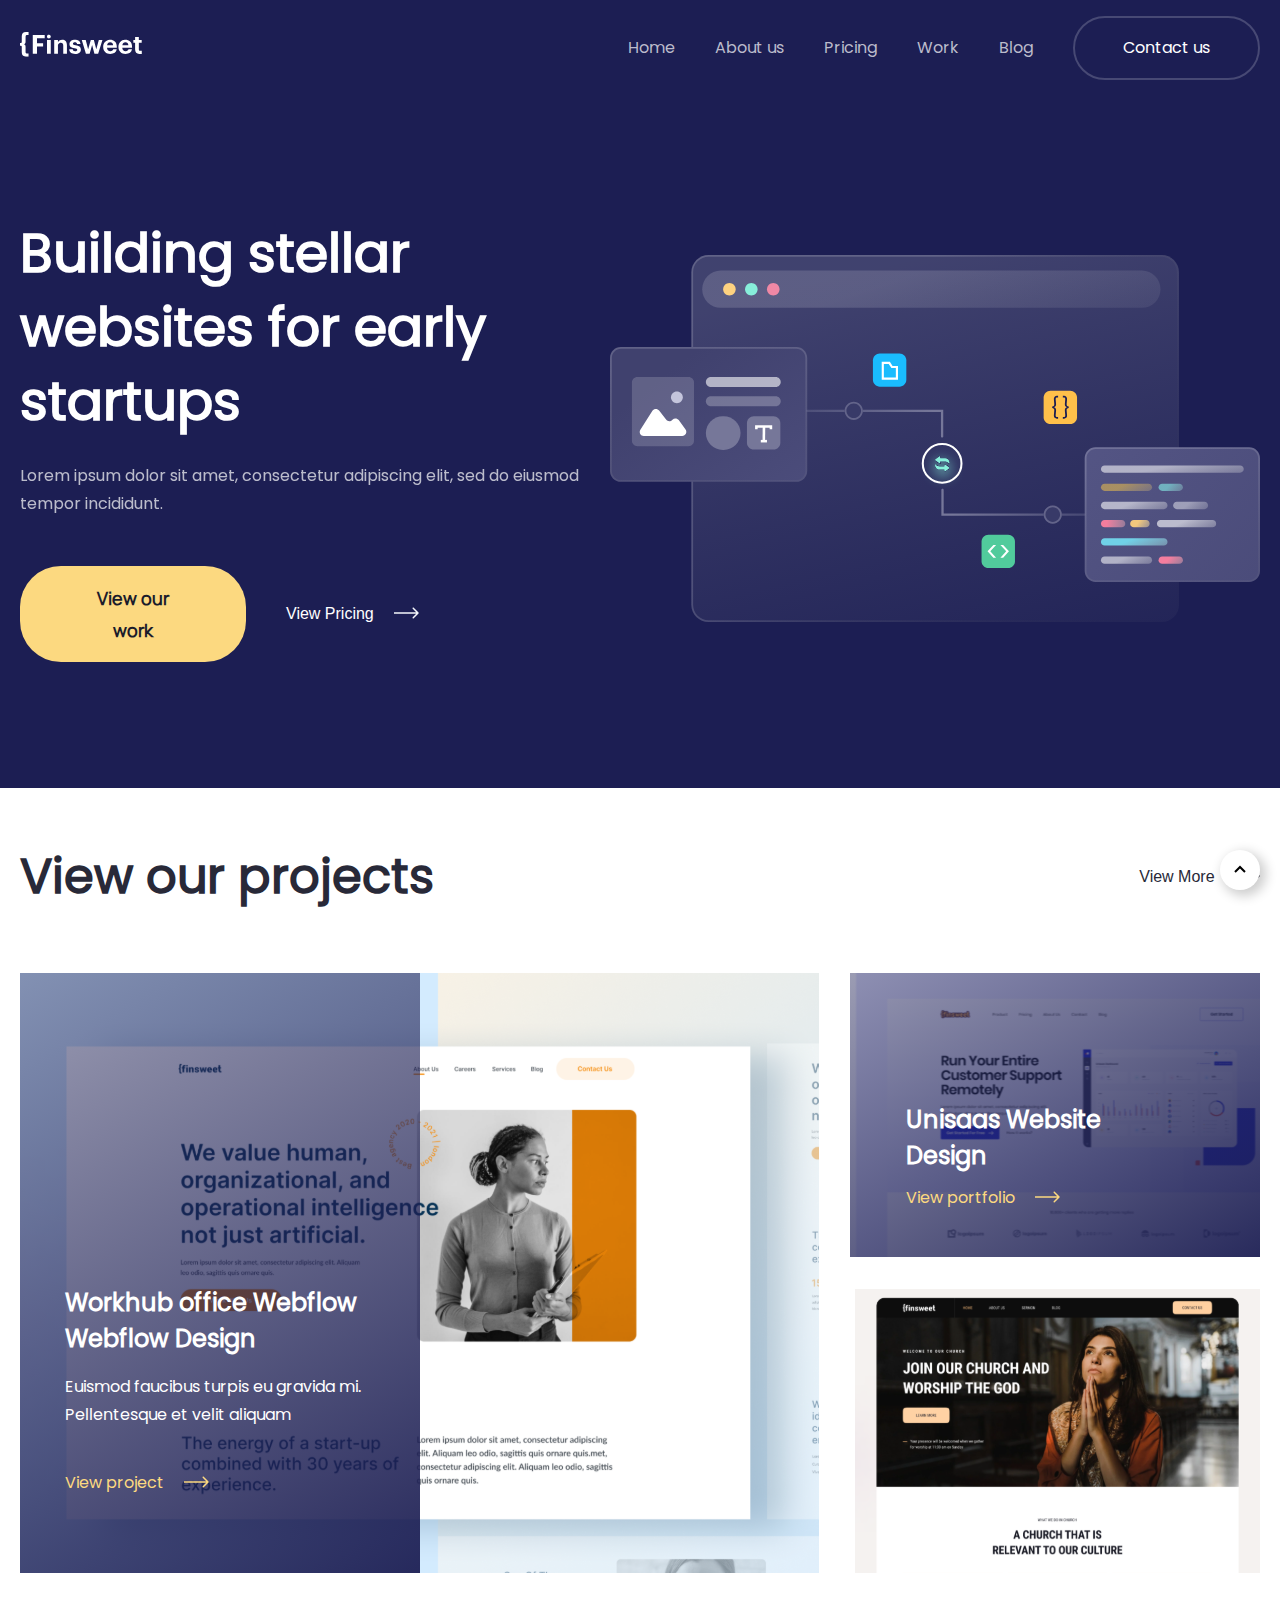
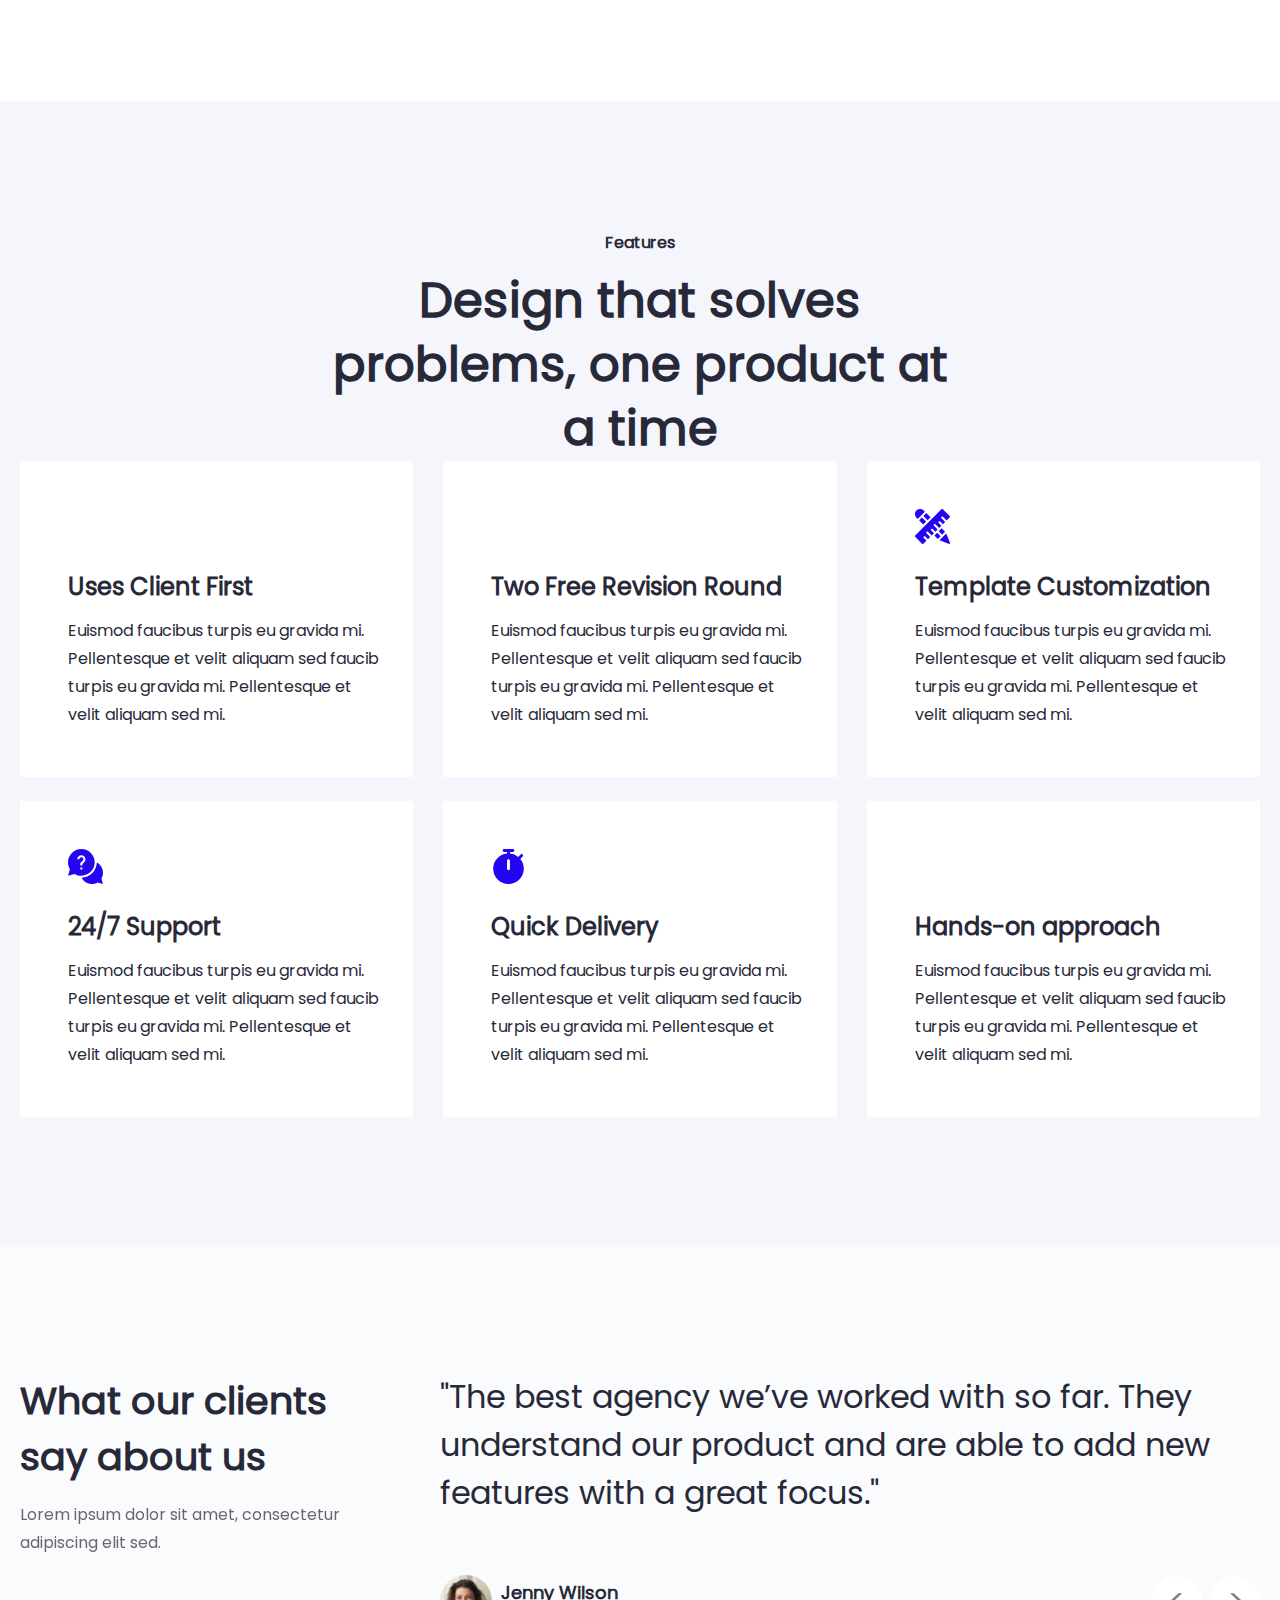
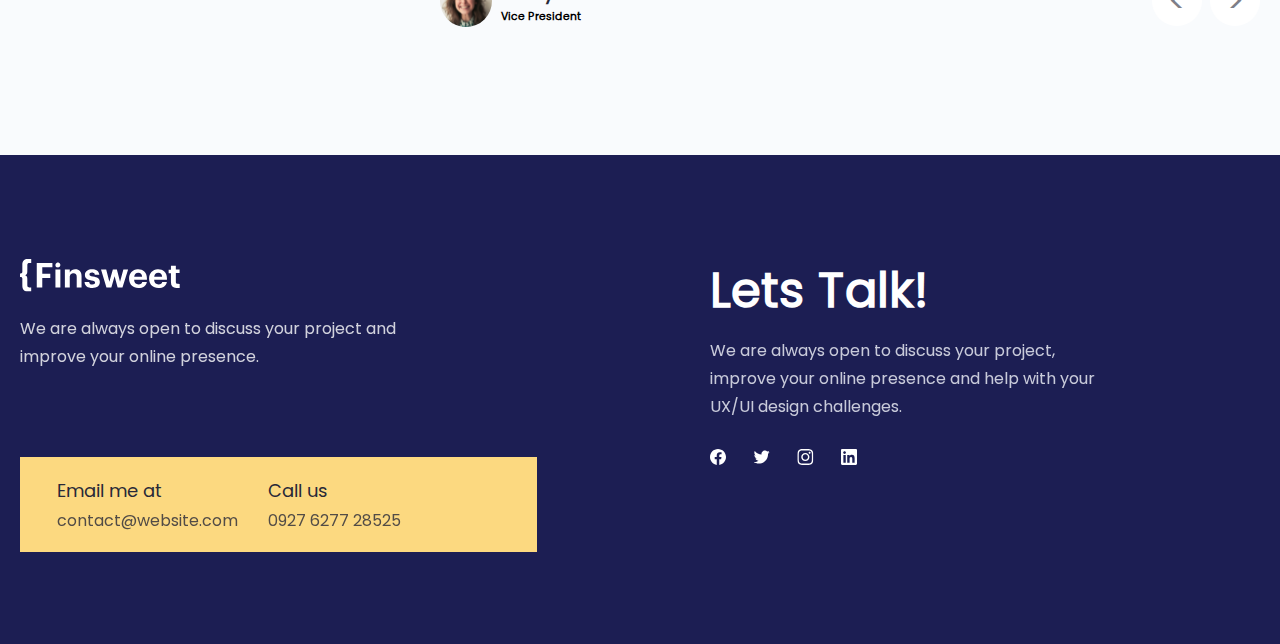
<file: index.html>
<!DOCTYPE html>
<html lang="en">
  <head>
    <meta charset="UTF-8" />
    <meta name="viewport" content="width=device-width, initial-scale=1.0" />
    <title>Home</title>
    <link rel="stylesheet" href="./scss/style.css" />
    <link
      rel="icon"
      type="image/png"
      href="https://static.figma.com/app/icon/1/favicon.png"
    />
  </head>
  <body class="home">
    <header>
      <div class="container">
        <nav class="nav" id="navbar">
          <a href="#">
            <img src="./images/header logo.svg" alt="Logo" />
          </a>
          <ul class="nav-items" id="navbar-responsive">
            <li>
              <a href="./index.html">Home</a>
            </li>
            <li>
              <a href="./pages/about.html">About us</a>
            </li>
            <li>
              <a href="./pages/pricing.html">Pricing </a>
            </li>
            <li>
              <a href="./pages/work.html">Work</a>
            </li>
            <li>
              <a href="./pages/blog.html">Blog</a>
            </li>
            <li>
              <a href="./pages/about.html">
                <button>Contact us</button>
              </a>
            </li>
          </ul>
          <button class="menu-btn" id="menu-btn">
            <span class="line"></span>
            <span class="line"></span>
            <span class="line"></span>
          </button>
        </nav>
      </div>
    </header>
    <main>
      <section id="header">
        <div class="container">
          <div class="header-content">
            <div class="text">
              <h1>Building stellar websites for early startups</h1>
              <p>
                Lorem ipsum dolor sit amet, consectetur adipiscing elit, sed do
                eiusmod tempor incididunt.
              </p>
              <div class="buttons">
                <button>View our work</button>
                <button>
                  View Pricing
                  <span>
                    <svg
                      xmlns="http://www.w3.org/2000/svg"
                      width="25"
                      height="12"
                      viewBox="0 0 25 12"
                      fill="none"
                    >
                      <path
                        d="M24.5303 6.53033C24.8232 6.23744 24.8232 5.76256 24.5303 5.46967L19.7574 0.696699C19.4645 0.403806 18.9896 0.403806 18.6967 0.696699C18.4038 0.989593 18.4038 1.46447 18.6967 1.75736L22.9393 6L18.6967 10.2426C18.4038 10.5355 18.4038 11.0104 18.6967 11.3033C18.9896 11.5962 19.4645 11.5962 19.7574 11.3033L24.5303 6.53033ZM0 6.75H24V5.25H0V6.75Z"
                        fill="#F4F6FC"
                      />
                    </svg>
                  </span>
                </button>
              </div>
            </div>
            <img src="./images/home page header image.svg" alt="" />
          </div>
        </div>
      </section>
      <section id="project">
        <div class="container">
          <div class="project-content">
            <div class="top">
              <h1>View our projects</h1>
              <button>
                View More
                <span>
                  <svg
                    xmlns="http://www.w3.org/2000/svg"
                    width="25"
                    height="12"
                    viewBox="0 0 25 12"
                    fill="none"
                  >
                    <path
                      d="M24.5303 6.53033C24.8232 6.23744 24.8232 5.76256 24.5303 5.46967L19.7574 0.696699C19.4645 0.403806 18.9896 0.403806 18.6967 0.696699C18.4038 0.989593 18.4038 1.46447 18.6967 1.75736L22.9393 6L18.6967 10.2426C18.4038 10.5355 18.4038 11.0104 18.6967 11.3033C18.9896 11.5962 19.4645 11.5962 19.7574 11.3033L24.5303 6.53033ZM0 6.75H24V5.25H0V6.75Z"
                      fill="#282938"
                    />
                  </svg>
                </span>
              </button>
            </div>
            <div class="bottom">
              <div class="left">
                <div class="left-content">
                  <h2>Workhub office Webflow Webflow Design</h2>
                  <p>
                    Euismod faucibus turpis eu gravida mi. Pellentesque et velit
                    aliquam
                  </p>
                  <a href="#">
                    View project
                    <span>
                      <svg
                        xmlns="http://www.w3.org/2000/svg"
                        width="25"
                        height="12"
                        viewBox="0 0 25 12"
                        fill="none"
                      >
                        <path
                          d="M24.5303 6.53033C24.8232 6.23744 24.8232 5.76256 24.5303 5.46967L19.7574 0.696699C19.4645 0.403806 18.9896 0.403806 18.6967 0.696699C18.4038 0.989593 18.4038 1.46447 18.6967 1.75736L22.9393 6L18.6967 10.2426C18.4038 10.5355 18.4038 11.0104 18.6967 11.3033C18.9896 11.5962 19.4645 11.5962 19.7574 11.3033L24.5303 6.53033ZM0 6.75H24V5.25H0V6.75Z"
                          fill="#FCD980"
                        />
                      </svg>
                    </span>
                  </a>
                </div>
              </div>
              <div class="right">
                <div class="top">
                  <div class="text">
                    <h2>
                      Unisaas Website <br />
                      Design
                    </h2>
                    <a href="#"
                      >View portfolio
                      <span>
                        <svg
                          xmlns="http://www.w3.org/2000/svg"
                          width="25"
                          height="12"
                          viewBox="0 0 25 12"
                          fill="none"
                        >
                          <path
                            d="M24.5303 6.53033C24.8232 6.23744 24.8232 5.76256 24.5303 5.46967L19.7574 0.696699C19.4645 0.403806 18.9896 0.403806 18.6967 0.696699C18.4038 0.989593 18.4038 1.46447 18.6967 1.75736L22.9393 6L18.6967 10.2426C18.4038 10.5355 18.4038 11.0104 18.6967 11.3033C18.9896 11.5962 19.4645 11.5962 19.7574 11.3033L24.5303 6.53033ZM0 6.75H24V5.25H0V6.75Z"
                            fill="#FCD980"
                          />
                        </svg>
                      </span>
                    </a>
                  </div>
                </div>
                <img src="./images/bottom right bg-2.svg" alt="" />
              </div>
            </div>
          </div>
        </div>
      </section>
      <section id="prodact">
        <div class="container">
          <div class="prodact-content">
            <div class="header">
              <h4>Features</h4>
              <h1>Design that solves problems, one product at a time</h1>
            </div>
            <div class="cards">
              <div class="card">
                <h2>Uses Client First</h2>
                <p>
                  Euismod faucibus turpis eu gravida mi. Pellentesque et velit
                  aliquam sed faucib turpis eu gravida mi. Pellentesque et velit
                  aliquam sed mi.
                </p>
              </div>
              <div class="card">
                <h2>Two Free Revision Round</h2>
                <p>
                  Euismod faucibus turpis eu gravida mi. Pellentesque et velit
                  aliquam sed faucib turpis eu gravida mi. Pellentesque et velit
                  aliquam sed mi.
                </p>
              </div>
              <div class="card">
                <svg
                  xmlns="http://www.w3.org/2000/svg"
                  width="35"
                  height="35"
                  viewBox="0 0 35 35"
                  fill="none"
                >
                  <g clip-path="url(#clip0_757_976)">
                    <path
                      d="M2.64172 9.89299L9.89237 2.64235L8.68379 1.43377C6.68481 -0.565208 3.43213 -0.565208 1.43341 1.43404C0.464898 2.40229 -0.0683594 3.68964 -0.0683594 5.05923C-0.0683594 6.42856 0.464898 7.71617 1.43341 8.68442L2.64172 9.89299Z"
                      fill="#2405F2"
                    />
                    <path
                      d="M4.0918 11.3426L6.992 8.44238L11.1478 12.5982L8.24757 15.4984L4.0918 11.3426Z"
                      fill="#2405F2"
                    />
                    <path
                      d="M8.44238 6.992L11.3426 4.0918L15.4984 8.24731L12.5982 11.1475L8.44238 6.992Z"
                      fill="#2405F2"
                    />
                    <path
                      d="M24.9643 30.764C24.9643 30.7643 24.9643 30.7643 24.964 30.7643L24.4863 31.2423L33.5261 34.8581C33.6494 34.9075 33.7784 34.9315 33.9066 34.9315C34.1736 34.9315 34.4358 34.8271 34.6318 34.6311C34.9218 34.3411 35.011 33.9061 34.8588 33.5251L31.243 24.4854L24.9643 30.764Z"
                      fill="#2405F2"
                    />
                    <path
                      d="M19.3652 26.615L22.2654 23.7148L25.6888 27.1384L22.7886 30.0386L19.3652 26.615Z"
                      fill="#2405F2"
                    />
                    <path
                      d="M23.7148 22.2657L26.615 19.3652L30.0386 22.7888L27.1384 25.689L23.7148 22.2657Z"
                      fill="#2405F2"
                    />
                    <path
                      d="M8.80609 27.5075C8.40555 27.9078 8.40555 28.5572 8.80609 28.9575L11.4646 31.616L8.44934 34.6313C8.04907 35.0318 7.39965 35.0318 6.99937 34.6313L0.232049 27.864C-0.168495 27.4637 -0.168495 26.8143 0.232049 26.414L26.414 0.232049C26.8143 -0.168495 27.4637 -0.168495 27.864 0.232049L34.6313 6.99911C34.8316 7.19938 34.9317 7.46187 34.9317 7.72436C34.9317 7.98658 34.8316 8.24907 34.6313 8.44934L31.616 11.4646L27.9908 7.83918C27.5903 7.43864 26.9411 7.43864 26.5406 7.83918C26.1403 8.23973 26.1403 8.88887 26.5406 9.28942L30.1658 12.9146L27.8757 15.2049L25.2172 12.5461C24.8169 12.1458 24.1675 12.1458 23.7669 12.5461C23.3667 12.9467 23.3667 13.5958 23.7669 13.9963L26.4255 16.6549L24.1354 18.9452L20.5103 15.3197C20.1097 14.9195 19.4606 14.9195 19.06 15.3197C18.6597 15.7203 18.6597 16.3694 19.06 16.77L22.6852 20.3952L20.3952 22.6855L17.7366 20.0269C17.3361 19.6264 16.6869 19.6264 16.2864 20.0269C15.8861 20.4272 15.8861 21.0764 16.2864 21.4769L18.9449 24.1354L16.6549 26.4258L13.0297 22.8003C12.6292 22.4 11.98 22.4 11.5795 22.8003C11.1792 23.2008 11.1792 23.85 11.5795 24.2505L15.2047 27.8757L12.9146 30.166L10.2561 27.5075C9.85579 27.107 9.20637 27.107 8.80609 27.5075Z"
                      fill="#2405F2"
                    />
                  </g>
                  <defs>
                    <clipPath id="clip0_757_976">
                      <rect width="35" height="35" fill="white" />
                    </clipPath>
                  </defs>
                </svg>
                <h2>Template Customization</h2>
                <p>
                  Euismod faucibus turpis eu gravida mi. Pellentesque et velit
                  aliquam sed faucib turpis eu gravida mi. Pellentesque et velit
                  aliquam sed mi.
                </p>
              </div>
              <div class="card">
                <svg
                  xmlns="http://www.w3.org/2000/svg"
                  width="35"
                  height="35"
                  viewBox="0 0 35 35"
                  fill="none"
                >
                  <g clip-path="url(#clip0_757_984)">
                    <path
                      d="M34.9994 23.686C34.9994 19.3427 32.5078 15.4665 28.7761 13.5811C28.6602 21.9086 21.9086 28.6602 13.5811 28.7761C15.4665 32.5078 19.3427 34.9994 23.686 34.9994C25.7223 34.9994 27.7026 34.4571 29.4426 33.4266L34.95 34.95L33.4266 29.4426C34.4571 27.7026 34.9994 25.7223 34.9994 23.686Z"
                      fill="#2405F2"
                    />
                    <path
                      d="M26.7285 13.3643C26.7285 5.99506 20.7335 0 13.3643 0C5.99506 0 0 5.99506 0 13.3643C0 15.7659 0.639267 18.1043 1.85318 20.1572L0.0491333 26.6791L6.57131 24.8753C8.62423 26.0892 10.9626 26.7285 13.3643 26.7285C20.7335 26.7285 26.7285 20.7335 26.7285 13.3643ZM11.3135 10.2539H9.2627C9.2627 7.99217 11.1025 6.15234 13.3643 6.15234C15.626 6.15234 17.4658 7.99217 17.4658 10.2539C17.4658 11.4019 16.9798 12.5052 16.132 13.2807L14.3896 14.8754V16.4746H12.3389V13.9723L14.7475 11.7677C15.1779 11.3738 15.415 10.8363 15.415 10.2539C15.415 9.12304 14.4951 8.20312 13.3643 8.20312C12.2334 8.20312 11.3135 9.12304 11.3135 10.2539ZM12.3389 18.5254H14.3896V20.5762H12.3389V18.5254Z"
                      fill="#2405F2"
                    />
                  </g>
                  <defs>
                    <clipPath id="clip0_757_984">
                      <rect width="35" height="35" fill="white" />
                    </clipPath>
                  </defs>
                </svg>
                <h2>24/7 Support</h2>
                <p>
                  Euismod faucibus turpis eu gravida mi. Pellentesque et velit
                  aliquam sed faucib turpis eu gravida mi. Pellentesque et velit
                  aliquam sed mi.
                </p>
              </div>
              <div class="card">
                <svg
                  xmlns="http://www.w3.org/2000/svg"
                  width="35"
                  height="35"
                  viewBox="0 0 35 35"
                  fill="none"
                >
                  <g clip-path="url(#clip0_757_919)">
                    <path
                      d="M29.3038 9.94438L31.656 7.59354C32.2263 7.02479 32.2263 6.10167 31.656 5.53146C31.0858 4.96125 30.1642 4.96125 29.594 5.53146L27.2417 7.88229C24.9463 5.985 22.0865 4.74542 18.9583 4.44938V2.91667H21.875C22.6815 2.91667 23.3333 2.26333 23.3333 1.45833C23.3333 0.653333 22.6815 0 21.875 0H13.125C12.3185 0 11.6667 0.653333 11.6667 1.45833C11.6667 2.26333 12.3185 2.91667 13.125 2.91667H16.0417V4.44938C8.28042 5.18583 2.1875 11.7367 2.1875 19.6875C2.1875 28.1313 9.05625 35 17.5 35C25.9438 35 32.8125 28.1313 32.8125 19.6875C32.8125 15.9892 31.4942 12.5942 29.3038 9.94438ZM18.9583 19.6875C18.9583 20.494 18.305 21.1458 17.5 21.1458C16.695 21.1458 16.0417 20.494 16.0417 19.6875V11.6667C16.0417 10.8602 16.695 10.2083 17.5 10.2083C18.305 10.2083 18.9583 10.8602 18.9583 11.6667V19.6875Z"
                      fill="#2405F2"
                    />
                  </g>
                  <defs>
                    <clipPath id="clip0_757_919">
                      <rect width="35" height="35" fill="white" />
                    </clipPath>
                  </defs>
                </svg>
                <h2>Quick Delivery</h2>
                <p>
                  Euismod faucibus turpis eu gravida mi. Pellentesque et velit
                  aliquam sed faucib turpis eu gravida mi. Pellentesque et velit
                  aliquam sed mi.
                </p>
              </div>
              <div class="card">
                <h2>Hands-on approach</h2>
                <p>
                  Euismod faucibus turpis eu gravida mi. Pellentesque et velit
                  aliquam sed faucib turpis eu gravida mi. Pellentesque et velit
                  aliquam sed mi.
                </p>
              </div>
            </div>
          </div>
        </div>
      </section>
      <section id="client">
        <div class="container">
          <div class="client-content">
            <div class="left">
              <h1>What our clients say about us</h1>
              <p>
                Lorem ipsum dolor sit amet, consectetur adipiscing elit sed.
              </p>
            </div>
            <div class="right">
              <h1>
                "The best agency we’ve worked with so far. They understand our
                product and are able to add new features with a great focus."
              </h1>
              <div class="cards">
                <div class="profil">
                  <img src="./images/client-profil.svg" alt="client-profil" />
                  <div class="username">
                    <h4>Jenny Wilson</h4>
                    <h6>Vice President</h6>
                  </div>
                </div>
                <div class="carousel">
                  <a href="#"><</a>
                  <a href="#">></a>
                </div>
              </div>
            </div>
          </div>
        </div>
      </section>
    </main>
    <footer>
      <section id="footer">
        <div class="container">
          <div class="footer-content">
            <div class="left-content">
              <img src="./images/header logo.svg" alt="Logo" />
              <p>
                We are always open to discuss your project and improve your
                online presence.
              </p>
              <div class="call">
                <div class="card">
                  <h3>Email me at</h3>
                  <p>contact@website.com</p>
                </div>
                <div class="card">
                  <h3>Call us</h3>
                  <p>0927 6277 28525</p>
                </div>
              </div>
            </div>
            <div class="right-content">
              <h1>Lets Talk!</h1>
              <p>
                We are always open to discuss your project, improve your online
                presence and help with your UX/UI design challenges.
              </p>
              <div class="card">
                <svg
                  xmlns="http://www.w3.org/2000/svg"
                  width="16"
                  height="16"
                  viewBox="0 0 16 16"
                  fill="none"
                >
                  <g clip-path="url(#clip0_7467_148)">
                    <path
                      d="M16 8C16 3.58172 12.4183 0 8 0C3.58172 0 0 3.58172 0 8C0 11.993 2.92547 15.3027 6.75 15.9028V10.3125H4.71875V8H6.75V6.2375C6.75 4.2325 7.94438 3.125 9.77172 3.125C10.6467 3.125 11.5625 3.28125 11.5625 3.28125V5.25H10.5538C9.56 5.25 9.25 5.86672 9.25 6.5V8H11.4688L11.1141 10.3125H9.25V15.9028C13.0745 15.3027 16 11.993 16 8Z"
                      fill="white"
                    />
                  </g>
                  <defs>
                    <clipPath id="clip0_7467_148">
                      <rect width="16" height="16" fill="white" />
                    </clipPath>
                  </defs>
                </svg>
                <svg
                  xmlns="http://www.w3.org/2000/svg"
                  width="17"
                  height="16"
                  viewBox="0 0 17 16"
                  fill="none"
                >
                  <g clip-path="url(#clip0_7467_150)">
                    <path
                      d="M5.69945 14.5005C11.7357 14.5005 15.0382 9.49829 15.0382 5.16173C15.0382 5.0211 15.0351 4.87735 15.0288 4.73673C15.6713 4.27213 16.2257 3.69666 16.666 3.03735C16.0677 3.30356 15.4324 3.47741 14.782 3.55298C15.4669 3.14243 15.9797 2.49747 16.2254 1.73767C15.5811 2.11953 14.8764 2.3889 14.1416 2.53423C13.6466 2.0082 12.992 1.6599 12.2791 1.54319C11.5663 1.42648 10.8348 1.54786 10.1978 1.88855C9.56088 2.22925 9.05388 2.77029 8.75525 3.42803C8.45661 4.08577 8.38297 4.82357 8.5457 5.52735C7.24101 5.46188 5.96464 5.12296 4.79934 4.53255C3.63403 3.94215 2.60581 3.11345 1.78133 2.10017C1.36228 2.82265 1.23405 3.67759 1.4227 4.49122C1.61135 5.30485 2.10272 6.01612 2.79695 6.48048C2.27577 6.46393 1.766 6.32361 1.30977 6.0711V6.11173C1.3093 6.86992 1.57141 7.60488 2.05156 8.19167C2.5317 8.77846 3.20023 9.18086 3.94352 9.33048C3.46072 9.46257 2.954 9.48182 2.46258 9.38673C2.67232 10.0388 3.0804 10.6091 3.62986 11.018C4.17933 11.427 4.84276 11.6542 5.52758 11.668C4.36497 12.5812 2.9288 13.0766 1.45039 13.0742C1.18821 13.0738 0.926282 13.0578 0.666016 13.0261C2.16792 13.9897 3.91504 14.5014 5.69945 14.5005Z"
                      fill="white"
                    />
                  </g>
                  <defs>
                    <clipPath id="clip0_7467_150">
                      <rect
                        width="16"
                        height="16"
                        fill="white"
                        transform="translate(0.666016)"
                      />
                    </clipPath>
                  </defs>
                </svg>
                <svg
                  xmlns="http://www.w3.org/2000/svg"
                  width="17"
                  height="16"
                  viewBox="0 0 17 16"
                  fill="none"
                >
                  <g clip-path="url(#clip0_7467_152)">
                    <path
                      d="M8.33399 1.44062C10.4715 1.44062 10.7246 1.45 11.5652 1.4875C12.3465 1.52187 12.7684 1.65313 13.0496 1.7625C13.4215 1.90625 13.6902 2.08125 13.9684 2.35938C14.2496 2.64062 14.4215 2.90625 14.5652 3.27813C14.6746 3.55938 14.8059 3.98438 14.8402 4.7625C14.8777 5.60625 14.8871 5.85938 14.8871 7.99375C14.8871 10.1313 14.8777 10.3844 14.8402 11.225C14.8059 12.0063 14.6746 12.4281 14.5652 12.7094C14.4215 13.0813 14.2465 13.35 13.9684 13.6281C13.6871 13.9094 13.4215 14.0813 13.0496 14.225C12.7684 14.3344 12.3434 14.4656 11.5652 14.5C10.7215 14.5375 10.4684 14.5469 8.33399 14.5469C6.19649 14.5469 5.94336 14.5375 5.10274 14.5C4.32148 14.4656 3.89961 14.3344 3.61836 14.225C3.24648 14.0813 2.97773 13.9063 2.69961 13.6281C2.41836 13.3469 2.24648 13.0813 2.10273 12.7094C1.99336 12.4281 1.86211 12.0031 1.82773 11.225C1.79023 10.3813 1.78086 10.1281 1.78086 7.99375C1.78086 5.85625 1.79023 5.60313 1.82773 4.7625C1.86211 3.98125 1.99336 3.55938 2.10273 3.27813C2.24648 2.90625 2.42148 2.6375 2.69961 2.35938C2.98086 2.07812 3.24648 1.90625 3.61836 1.7625C3.89961 1.65313 4.32461 1.52187 5.10274 1.4875C5.94336 1.45 6.19649 1.44062 8.33399 1.44062ZM8.33399 0C6.16211 0 5.89023 0.009375 5.03711 0.046875C4.18711 0.084375 3.60273 0.221875 3.09648 0.41875C2.56836 0.625 2.12148 0.896875 1.67773 1.34375C1.23086 1.7875 0.958984 2.23438 0.752734 2.75938C0.555859 3.26875 0.418359 3.85 0.380859 4.7C0.343359 5.55625 0.333984 5.82812 0.333984 8C0.333984 10.1719 0.343359 10.4438 0.380859 11.2969C0.418359 12.1469 0.555859 12.7313 0.752734 13.2375C0.958984 13.7656 1.23086 14.2125 1.67773 14.6562C2.12148 15.1 2.56836 15.375 3.09336 15.5781C3.60273 15.775 4.18398 15.9125 5.03398 15.95C5.88711 15.9875 6.15898 15.9969 8.33086 15.9969C10.5027 15.9969 10.7746 15.9875 11.6277 15.95C12.4777 15.9125 13.0621 15.775 13.5684 15.5781C14.0934 15.375 14.5402 15.1 14.984 14.6562C15.4277 14.2125 15.7027 13.7656 15.9059 13.2406C16.1027 12.7313 16.2402 12.15 16.2777 11.3C16.3152 10.4469 16.3246 10.175 16.3246 8.00313C16.3246 5.83125 16.3152 5.55938 16.2777 4.70625C16.2402 3.85625 16.1027 3.27188 15.9059 2.76562C15.709 2.23438 15.4371 1.7875 14.9902 1.34375C14.5465 0.9 14.0996 0.625 13.5746 0.421875C13.0652 0.225 12.484 0.0875 11.634 0.05C10.7777 0.009375 10.5059 0 8.33399 0Z"
                      fill="white"
                    />
                    <path
                      d="M8.33398 3.89062C6.06523 3.89062 4.22461 5.73125 4.22461 8C4.22461 10.2688 6.06523 12.1094 8.33398 12.1094C10.6027 12.1094 12.4434 10.2688 12.4434 8C12.4434 5.73125 10.6027 3.89062 8.33398 3.89062ZM8.33398 10.6656C6.86211 10.6656 5.66836 9.47188 5.66836 8C5.66836 6.52813 6.86211 5.33437 8.33398 5.33437C9.80586 5.33437 10.9996 6.52813 10.9996 8C10.9996 9.47188 9.80586 10.6656 8.33398 10.6656Z"
                      fill="white"
                    />
                    <path
                      d="M13.5652 3.72793C13.5652 4.25918 13.134 4.68731 12.6059 4.68731C12.0746 4.68731 11.6465 4.25606 11.6465 3.72793C11.6465 3.19668 12.0777 2.76855 12.6059 2.76855C13.134 2.76855 13.5652 3.19981 13.5652 3.72793Z"
                      fill="white"
                    />
                  </g>
                  <defs>
                    <clipPath id="clip0_7467_152">
                      <rect
                        width="16"
                        height="16"
                        fill="white"
                        transform="translate(0.333984)"
                      />
                    </clipPath>
                  </defs>
                </svg>
                <svg
                  xmlns="http://www.w3.org/2000/svg"
                  width="16"
                  height="16"
                  viewBox="0 0 16 16"
                  fill="none"
                >
                  <g clip-path="url(#clip0_7467_157)">
                    <path
                      d="M14.8156 0H1.18125C0.528125 0 0 0.515625 0 1.15313V14.8438C0 15.4813 0.528125 16 1.18125 16H14.8156C15.4688 16 16 15.4813 16 14.8469V1.15313C16 0.515625 15.4688 0 14.8156 0ZM4.74687 13.6344H2.37188V5.99687H4.74687V13.6344ZM3.55938 4.95625C2.79688 4.95625 2.18125 4.34062 2.18125 3.58125C2.18125 2.82188 2.79688 2.20625 3.55938 2.20625C4.31875 2.20625 4.93437 2.82188 4.93437 3.58125C4.93437 4.3375 4.31875 4.95625 3.55938 4.95625ZM13.6344 13.6344H11.2625V9.92188C11.2625 9.0375 11.2469 7.89687 10.0281 7.89687C8.79375 7.89687 8.60625 8.8625 8.60625 9.85938V13.6344H6.2375V5.99687H8.5125V7.04063H8.54375C8.85938 6.44063 9.63438 5.80625 10.7875 5.80625C13.1906 5.80625 13.6344 7.3875 13.6344 9.44375V13.6344Z"
                      fill="white"
                    />
                  </g>
                  <defs>
                    <clipPath id="clip0_7467_157">
                      <rect width="16" height="16" fill="white" />
                    </clipPath>
                  </defs>
                </svg>
              </div>
            </div>
          </div>
        </div>
      </section>
    </footer>
    <a href="#" id="backtop" style="bottom: 10px">
      <svg
        xmlns="http://www.w3.org/2000/svg"
        width="24"
        height="24"
        viewBox="0 0 24 24"
      >
        <path
          d="m6.293 13.293 1.414 1.414L12 10.414l4.293 4.293 1.414-1.414L12 7.586z"
        ></path>
      </svg>
    </a>
    <script src="./js/main.js"></script>
  </body>
</html>
</file>
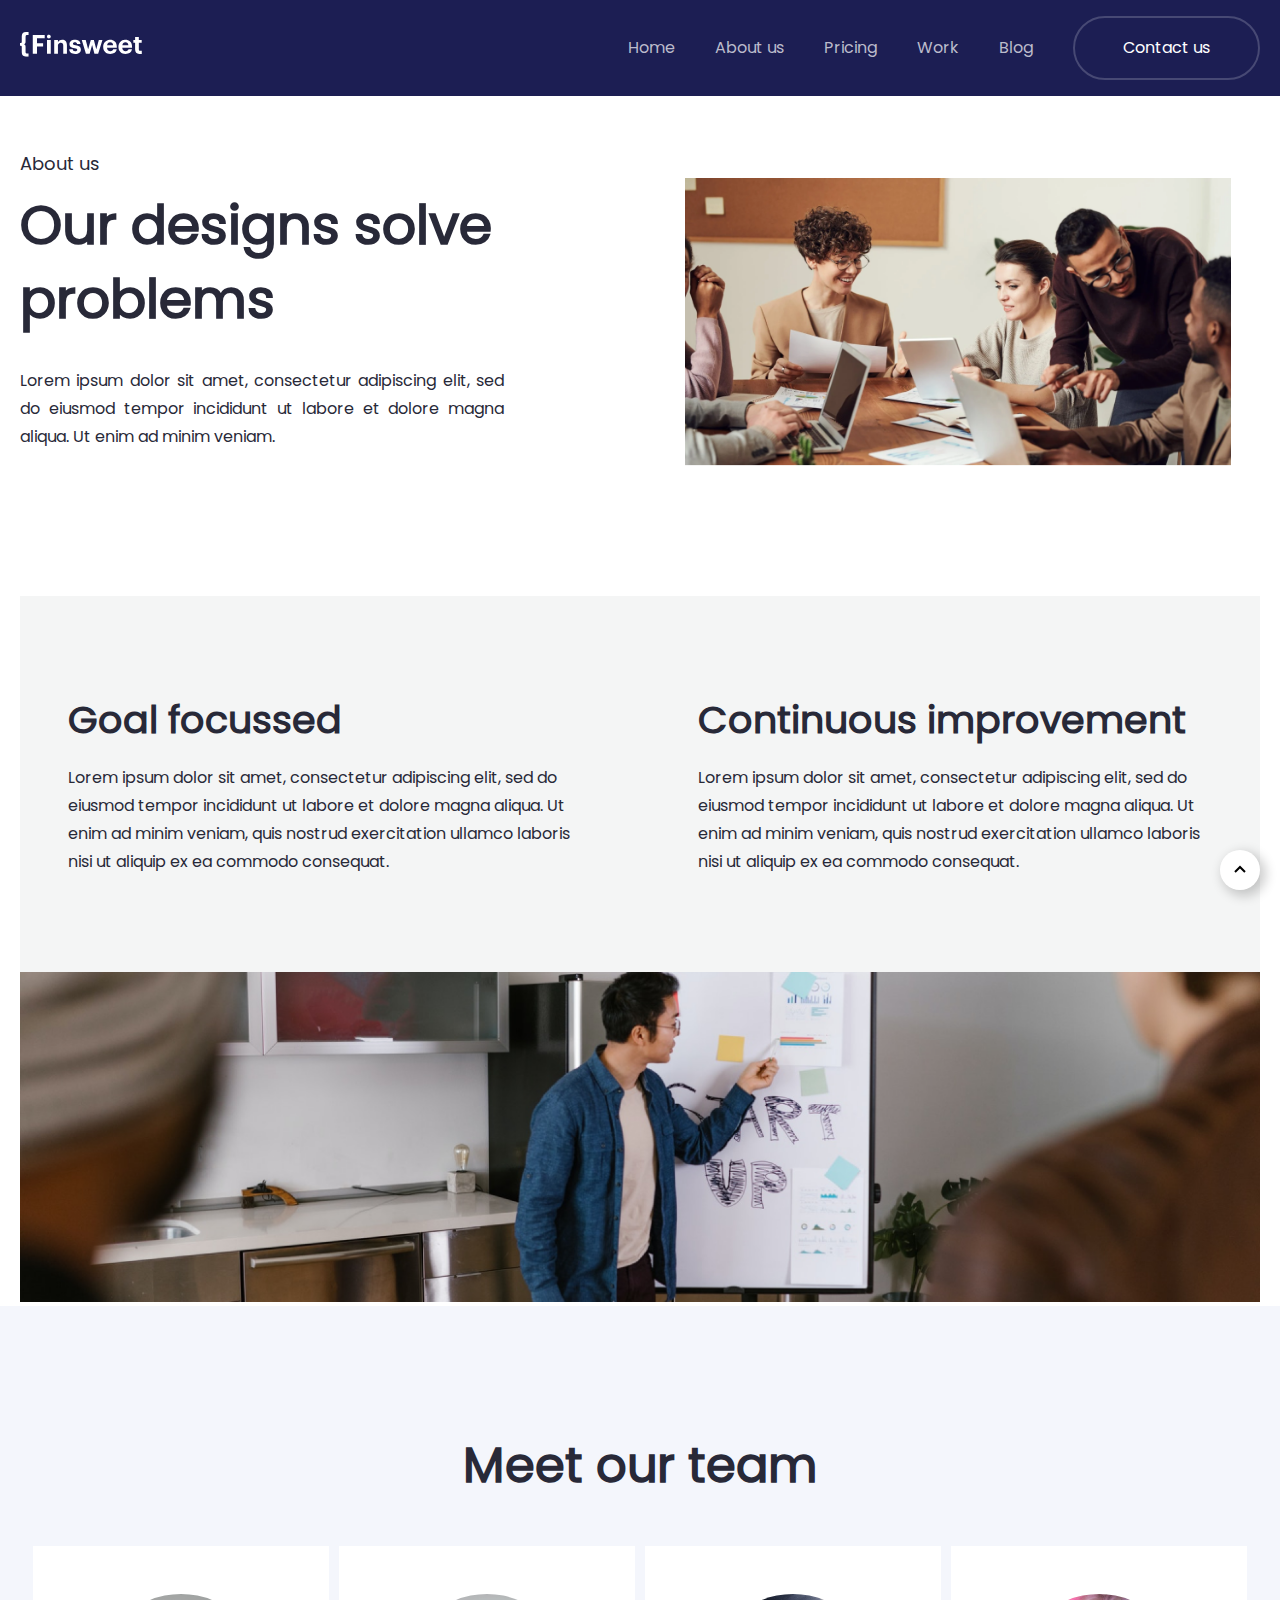
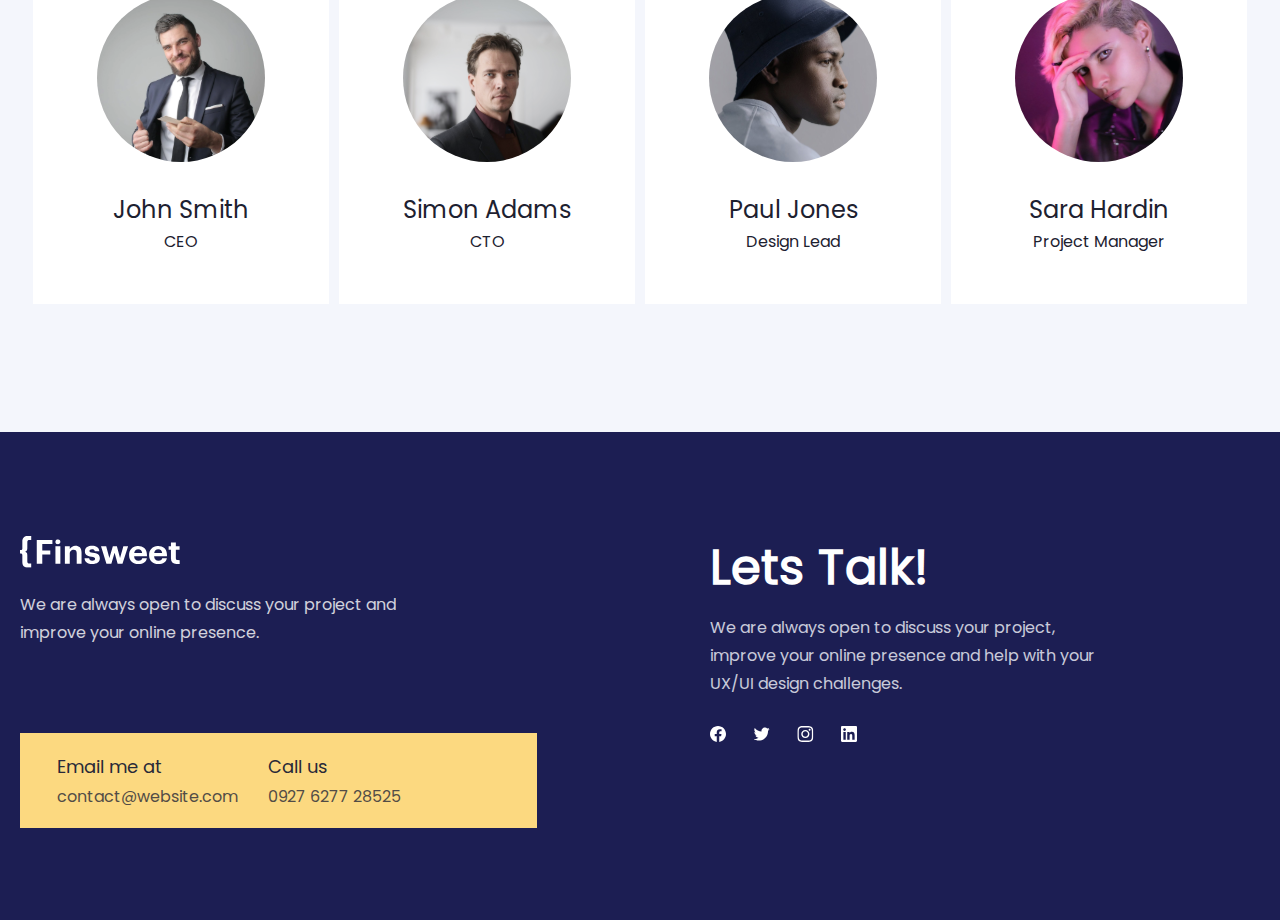
<file: pages/about.html>
<!DOCTYPE html>
<html lang="en">
  <head>
    <meta charset="UTF-8" />
    <meta name="viewport" content="width=device-width, initial-scale=1.0" />
    <title>About-us</title>
    <link rel="stylesheet" href="../scss/style.css" />
    <link
      rel="icon"
      type="image/png"
      href="https://static.figma.com/app/icon/1/favicon.png"
    />
  </head>
  <body class="about-us">
    <header>
      <div class="container">
        <nav class="nav" id="navbar">
          <a href="#">
            <img src="../images/header logo.svg" alt="Logo" />
          </a>
          <ul class="nav-items" id="navbar-responsive">
            <li>
              <a href="../index.html">Home</a>
            </li>
            <li>
              <a href="./about.html">About us</a>
            </li>
            <li>
              <a href="./pricing.html">Pricing </a>
            </li>
            <li>
              <a href="./work.html">Work</a>
            </li>
            <li>
              <a href="./blog.html">Blog</a>
            </li>
            <li>
              <a href="./contact.html">
                <button>Contact us</button>
              </a>
            </li>
          </ul>
          <button class="menu-btn" id="menu-btn">
            <span class="line"></span>
            <span class="line"></span>
            <span class="line"></span>
          </button>
        </nav>
      </div>
    </header>
    <main>
      <section>
        <div class="container">
          <div class="a">
            <div class="a1">
              <h2>About us</h2>
              <h1 id="z2">Our designs solve problems</h1>
              <p id="z3">
                Lorem ipsum dolor sit amet, consectetur adipiscing elit, sed do
                eiusmod tempor incididunt ut labore et dolore magna aliqua. Ut
                enim ad minim veniam.
              </p>
            </div>
            <div class="a2">
              <img
                src="../images/AP-BOOTSTRAP1/https_/www.pexels.com/photo/group-of-people-sitting-indoors-3184360.png"
                alt=""
              />
            </div>
          </div>
        </div>
      </section>
      <section class="goal">
        <div class="container">
          <div class="g">
            <div class="s1">
              <h1 id="s">Goal focussed</h1>
              <p id="s1">
                Lorem ipsum dolor sit amet, consectetur adipiscing elit, sed do
                eiusmod tempor incididunt ut labore et dolore magna aliqua. Ut
                enim ad minim veniam, quis nostrud exercitation ullamco laboris
                nisi ut aliquip ex ea commodo consequat.
              </p>
            </div>
            <div class="b1">
              <h1 id="z">Continuous improvement</h1>
              <p id="z1">
                Lorem ipsum dolor sit amet, consectetur adipiscing elit, sed do
                eiusmod tempor incididunt ut labore et dolore magna aliqua. Ut
                enim ad minim veniam, quis nostrud exercitation ullamco laboris
                nisi ut aliquip ex ea commodo consequat.
              </p>
            </div>
          </div>
          <div class="c">
            <img
              src="../images/AP-BOOTSTRAP/https_/www.pexels.com/photo/man-in-blue-jacket-looking-at-white-board-7413916.png"
              alt=""
            />
          </div>
        </div>
      </section>
      <section id="d5">
        <div class="container">
          <div class="d5-content">
            <h1>Meet our team</h1>
            <div class="cards">
              <div class="card">
                <img
                  src="../images/AP-BOOTSTRAP2/https_/www.pexels.com/photo/man-in-black-suit-holding-a-calling-card-3785104.svg"
                  alt=""
                />
                <h2>John Smith</h2>
                <p>CEO</p>
              </div>
              <div class="card">
                <img
                  src="../images/AP-BOOTSTRAP3/https_/www.pexels.com/photo/serious-man-3760373.svg"
                  alt=""
                />
                <h2>Simon Adams</h2>
                <p>CTO</p>
              </div>
              <div class="card">
                <img
                  src="../images/AP-BOOTSTRAP4/https_/www.pexels.com/photo/man-in-white-shirt-wearing-blue-bucket-hat-6626874.svg"
                  alt=""
                />
                <h2>Paul Jones</h2>
                <p>Design Lead</p>
              </div>
              <div class="card">
                <img
                  src="../images/AP-BOOTSTRAP5/https_/www.pexels.com/photo/transgender-model-touching-forehead-in-neon-light-7613875.svg"
                  alt=""
                />
                <h2>Sara Hardin</h2>
                <p>Project Manager</p>
              </div>
            </div>
          </div>
        </div>
      </section>
    </main>
    <footer>
      <section id="footer">
        <div class="container">
          <div class="footer-content">
            <div class="left-content">
              <img src="../images/header logo.svg" alt="Logo" />
              <p>
                We are always open to discuss your project and improve your
                online presence.
              </p>
              <div class="call">
                <div class="card">
                  <h3>Email me at</h3>
                  <p>contact@website.com</p>
                </div>
                <div class="card">
                  <h3>Call us</h3>
                  <p>0927 6277 28525</p>
                </div>
              </div>
            </div>
            <div class="right-content">
              <h1>Lets Talk!</h1>
              <p>
                We are always open to discuss your project, improve your online
                presence and help with your UX/UI design challenges.
              </p>
              <div class="card">
                <svg
                  xmlns="http://www.w3.org/2000/svg"
                  width="16"
                  height="16"
                  viewBox="0 0 16 16"
                  fill="none"
                >
                  <g clip-path="url(#clip0_7467_148)">
                    <path
                      d="M16 8C16 3.58172 12.4183 0 8 0C3.58172 0 0 3.58172 0 8C0 11.993 2.92547 15.3027 6.75 15.9028V10.3125H4.71875V8H6.75V6.2375C6.75 4.2325 7.94438 3.125 9.77172 3.125C10.6467 3.125 11.5625 3.28125 11.5625 3.28125V5.25H10.5538C9.56 5.25 9.25 5.86672 9.25 6.5V8H11.4688L11.1141 10.3125H9.25V15.9028C13.0745 15.3027 16 11.993 16 8Z"
                      fill="white"
                    />
                  </g>
                  <defs>
                    <clipPath id="clip0_7467_148">
                      <rect width="16" height="16" fill="white" />
                    </clipPath>
                  </defs>
                </svg>
                <svg
                  xmlns="http://www.w3.org/2000/svg"
                  width="17"
                  height="16"
                  viewBox="0 0 17 16"
                  fill="none"
                >
                  <g clip-path="url(#clip0_7467_150)">
                    <path
                      d="M5.69945 14.5005C11.7357 14.5005 15.0382 9.49829 15.0382 5.16173C15.0382 5.0211 15.0351 4.87735 15.0288 4.73673C15.6713 4.27213 16.2257 3.69666 16.666 3.03735C16.0677 3.30356 15.4324 3.47741 14.782 3.55298C15.4669 3.14243 15.9797 2.49747 16.2254 1.73767C15.5811 2.11953 14.8764 2.3889 14.1416 2.53423C13.6466 2.0082 12.992 1.6599 12.2791 1.54319C11.5663 1.42648 10.8348 1.54786 10.1978 1.88855C9.56088 2.22925 9.05388 2.77029 8.75525 3.42803C8.45661 4.08577 8.38297 4.82357 8.5457 5.52735C7.24101 5.46188 5.96464 5.12296 4.79934 4.53255C3.63403 3.94215 2.60581 3.11345 1.78133 2.10017C1.36228 2.82265 1.23405 3.67759 1.4227 4.49122C1.61135 5.30485 2.10272 6.01612 2.79695 6.48048C2.27577 6.46393 1.766 6.32361 1.30977 6.0711V6.11173C1.3093 6.86992 1.57141 7.60488 2.05156 8.19167C2.5317 8.77846 3.20023 9.18086 3.94352 9.33048C3.46072 9.46257 2.954 9.48182 2.46258 9.38673C2.67232 10.0388 3.0804 10.6091 3.62986 11.018C4.17933 11.427 4.84276 11.6542 5.52758 11.668C4.36497 12.5812 2.9288 13.0766 1.45039 13.0742C1.18821 13.0738 0.926282 13.0578 0.666016 13.0261C2.16792 13.9897 3.91504 14.5014 5.69945 14.5005Z"
                      fill="white"
                    />
                  </g>
                  <defs>
                    <clipPath id="clip0_7467_150">
                      <rect
                        width="16"
                        height="16"
                        fill="white"
                        transform="translate(0.666016)"
                      />
                    </clipPath>
                  </defs>
                </svg>
                <svg
                  xmlns="http://www.w3.org/2000/svg"
                  width="17"
                  height="16"
                  viewBox="0 0 17 16"
                  fill="none"
                >
                  <g clip-path="url(#clip0_7467_152)">
                    <path
                      d="M8.33399 1.44062C10.4715 1.44062 10.7246 1.45 11.5652 1.4875C12.3465 1.52187 12.7684 1.65313 13.0496 1.7625C13.4215 1.90625 13.6902 2.08125 13.9684 2.35938C14.2496 2.64062 14.4215 2.90625 14.5652 3.27813C14.6746 3.55938 14.8059 3.98438 14.8402 4.7625C14.8777 5.60625 14.8871 5.85938 14.8871 7.99375C14.8871 10.1313 14.8777 10.3844 14.8402 11.225C14.8059 12.0063 14.6746 12.4281 14.5652 12.7094C14.4215 13.0813 14.2465 13.35 13.9684 13.6281C13.6871 13.9094 13.4215 14.0813 13.0496 14.225C12.7684 14.3344 12.3434 14.4656 11.5652 14.5C10.7215 14.5375 10.4684 14.5469 8.33399 14.5469C6.19649 14.5469 5.94336 14.5375 5.10274 14.5C4.32148 14.4656 3.89961 14.3344 3.61836 14.225C3.24648 14.0813 2.97773 13.9063 2.69961 13.6281C2.41836 13.3469 2.24648 13.0813 2.10273 12.7094C1.99336 12.4281 1.86211 12.0031 1.82773 11.225C1.79023 10.3813 1.78086 10.1281 1.78086 7.99375C1.78086 5.85625 1.79023 5.60313 1.82773 4.7625C1.86211 3.98125 1.99336 3.55938 2.10273 3.27813C2.24648 2.90625 2.42148 2.6375 2.69961 2.35938C2.98086 2.07812 3.24648 1.90625 3.61836 1.7625C3.89961 1.65313 4.32461 1.52187 5.10274 1.4875C5.94336 1.45 6.19649 1.44062 8.33399 1.44062ZM8.33399 0C6.16211 0 5.89023 0.009375 5.03711 0.046875C4.18711 0.084375 3.60273 0.221875 3.09648 0.41875C2.56836 0.625 2.12148 0.896875 1.67773 1.34375C1.23086 1.7875 0.958984 2.23438 0.752734 2.75938C0.555859 3.26875 0.418359 3.85 0.380859 4.7C0.343359 5.55625 0.333984 5.82812 0.333984 8C0.333984 10.1719 0.343359 10.4438 0.380859 11.2969C0.418359 12.1469 0.555859 12.7313 0.752734 13.2375C0.958984 13.7656 1.23086 14.2125 1.67773 14.6562C2.12148 15.1 2.56836 15.375 3.09336 15.5781C3.60273 15.775 4.18398 15.9125 5.03398 15.95C5.88711 15.9875 6.15898 15.9969 8.33086 15.9969C10.5027 15.9969 10.7746 15.9875 11.6277 15.95C12.4777 15.9125 13.0621 15.775 13.5684 15.5781C14.0934 15.375 14.5402 15.1 14.984 14.6562C15.4277 14.2125 15.7027 13.7656 15.9059 13.2406C16.1027 12.7313 16.2402 12.15 16.2777 11.3C16.3152 10.4469 16.3246 10.175 16.3246 8.00313C16.3246 5.83125 16.3152 5.55938 16.2777 4.70625C16.2402 3.85625 16.1027 3.27188 15.9059 2.76562C15.709 2.23438 15.4371 1.7875 14.9902 1.34375C14.5465 0.9 14.0996 0.625 13.5746 0.421875C13.0652 0.225 12.484 0.0875 11.634 0.05C10.7777 0.009375 10.5059 0 8.33399 0Z"
                      fill="white"
                    />
                    <path
                      d="M8.33398 3.89062C6.06523 3.89062 4.22461 5.73125 4.22461 8C4.22461 10.2688 6.06523 12.1094 8.33398 12.1094C10.6027 12.1094 12.4434 10.2688 12.4434 8C12.4434 5.73125 10.6027 3.89062 8.33398 3.89062ZM8.33398 10.6656C6.86211 10.6656 5.66836 9.47188 5.66836 8C5.66836 6.52813 6.86211 5.33437 8.33398 5.33437C9.80586 5.33437 10.9996 6.52813 10.9996 8C10.9996 9.47188 9.80586 10.6656 8.33398 10.6656Z"
                      fill="white"
                    />
                    <path
                      d="M13.5652 3.72793C13.5652 4.25918 13.134 4.68731 12.6059 4.68731C12.0746 4.68731 11.6465 4.25606 11.6465 3.72793C11.6465 3.19668 12.0777 2.76855 12.6059 2.76855C13.134 2.76855 13.5652 3.19981 13.5652 3.72793Z"
                      fill="white"
                    />
                  </g>
                  <defs>
                    <clipPath id="clip0_7467_152">
                      <rect
                        width="16"
                        height="16"
                        fill="white"
                        transform="translate(0.333984)"
                      />
                    </clipPath>
                  </defs>
                </svg>
                <svg
                  xmlns="http://www.w3.org/2000/svg"
                  width="16"
                  height="16"
                  viewBox="0 0 16 16"
                  fill="none"
                >
                  <g clip-path="url(#clip0_7467_157)">
                    <path
                      d="M14.8156 0H1.18125C0.528125 0 0 0.515625 0 1.15313V14.8438C0 15.4813 0.528125 16 1.18125 16H14.8156C15.4688 16 16 15.4813 16 14.8469V1.15313C16 0.515625 15.4688 0 14.8156 0ZM4.74687 13.6344H2.37188V5.99687H4.74687V13.6344ZM3.55938 4.95625C2.79688 4.95625 2.18125 4.34062 2.18125 3.58125C2.18125 2.82188 2.79688 2.20625 3.55938 2.20625C4.31875 2.20625 4.93437 2.82188 4.93437 3.58125C4.93437 4.3375 4.31875 4.95625 3.55938 4.95625ZM13.6344 13.6344H11.2625V9.92188C11.2625 9.0375 11.2469 7.89687 10.0281 7.89687C8.79375 7.89687 8.60625 8.8625 8.60625 9.85938V13.6344H6.2375V5.99687H8.5125V7.04063H8.54375C8.85938 6.44063 9.63438 5.80625 10.7875 5.80625C13.1906 5.80625 13.6344 7.3875 13.6344 9.44375V13.6344Z"
                      fill="white"
                    />
                  </g>
                  <defs>
                    <clipPath id="clip0_7467_157">
                      <rect width="16" height="16" fill="white" />
                    </clipPath>
                  </defs>
                </svg>
              </div>
            </div>
          </div>
        </div>
      </section>
    </footer>
    <a href="#" id="backtop" style="bottom: 10px">
      <svg
        xmlns="http://www.w3.org/2000/svg"
        width="24"
        height="24"
        viewBox="0 0 24 24"
      >
        <path
          d="m6.293 13.293 1.414 1.414L12 10.414l4.293 4.293 1.414-1.414L12 7.586z"
        ></path>
      </svg>
    </a>
    <script src="../js/main.js"></script>
  </body>
</html>
</file>
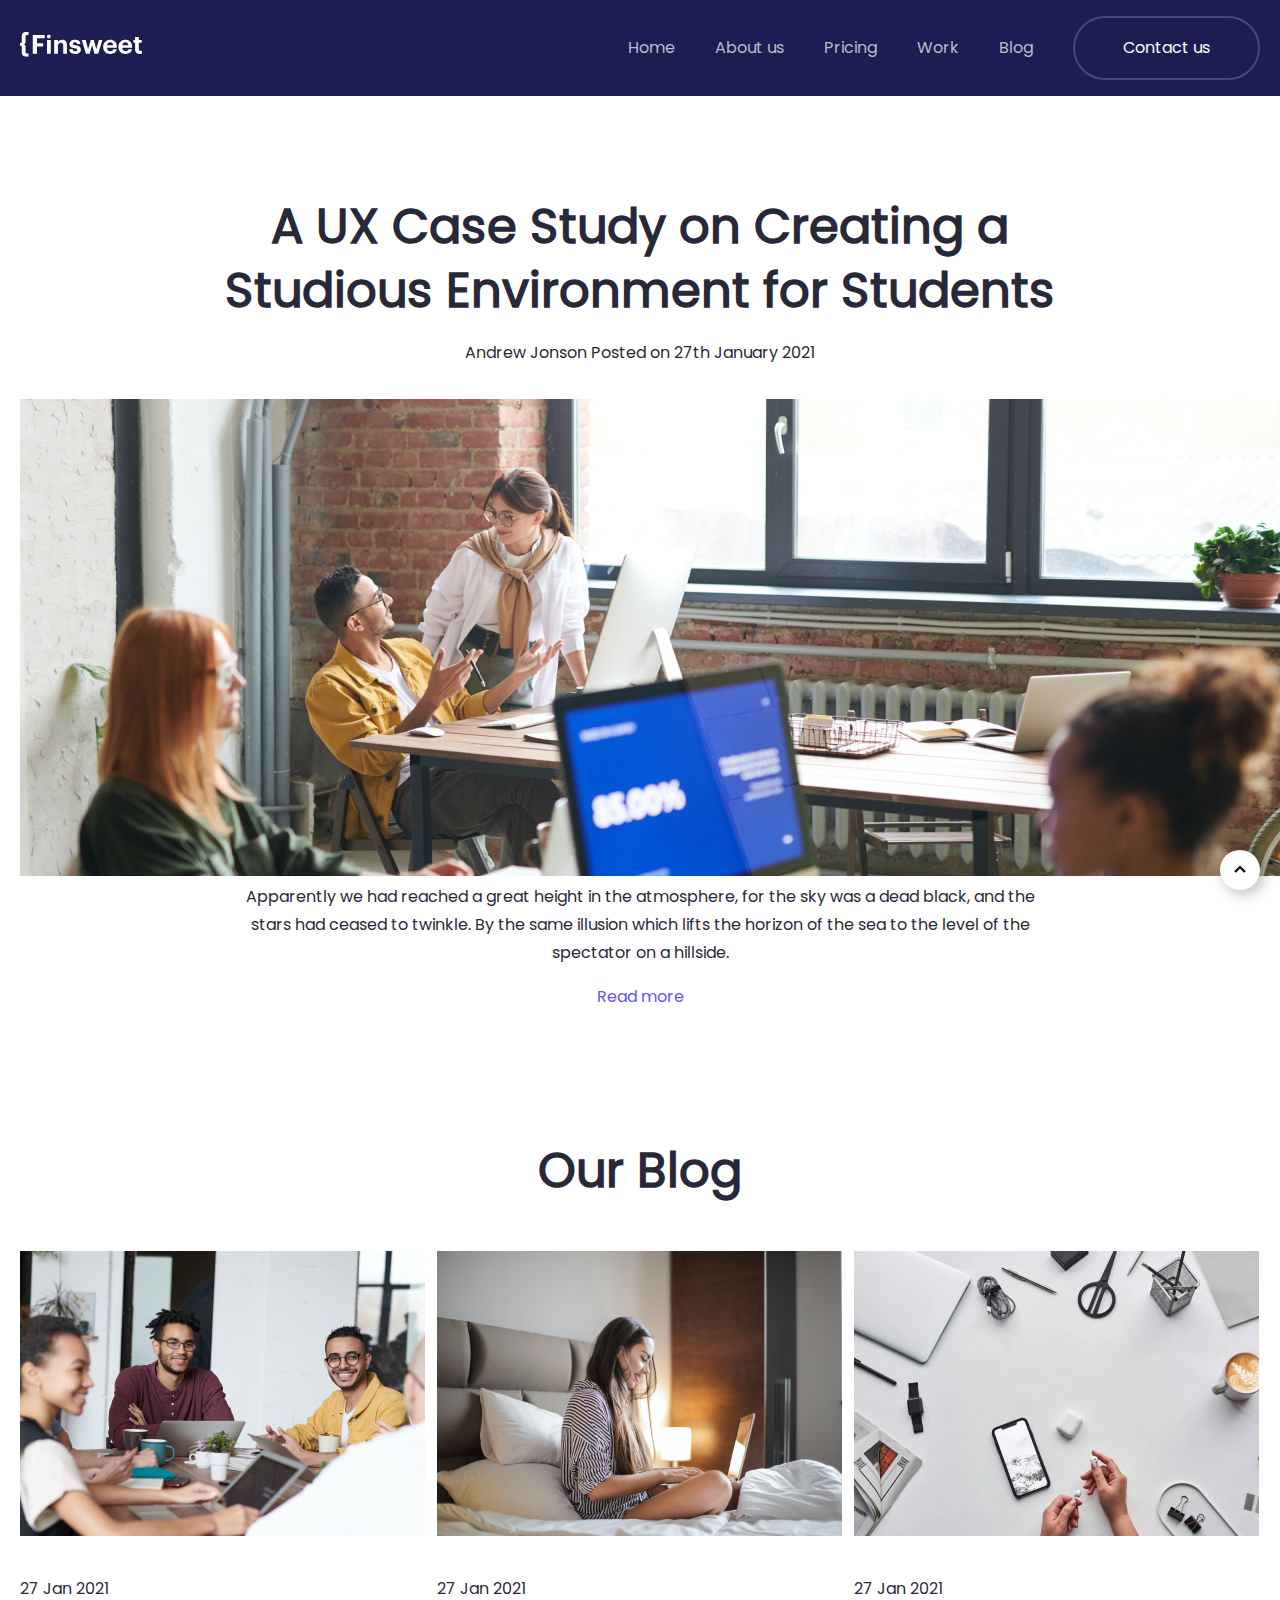
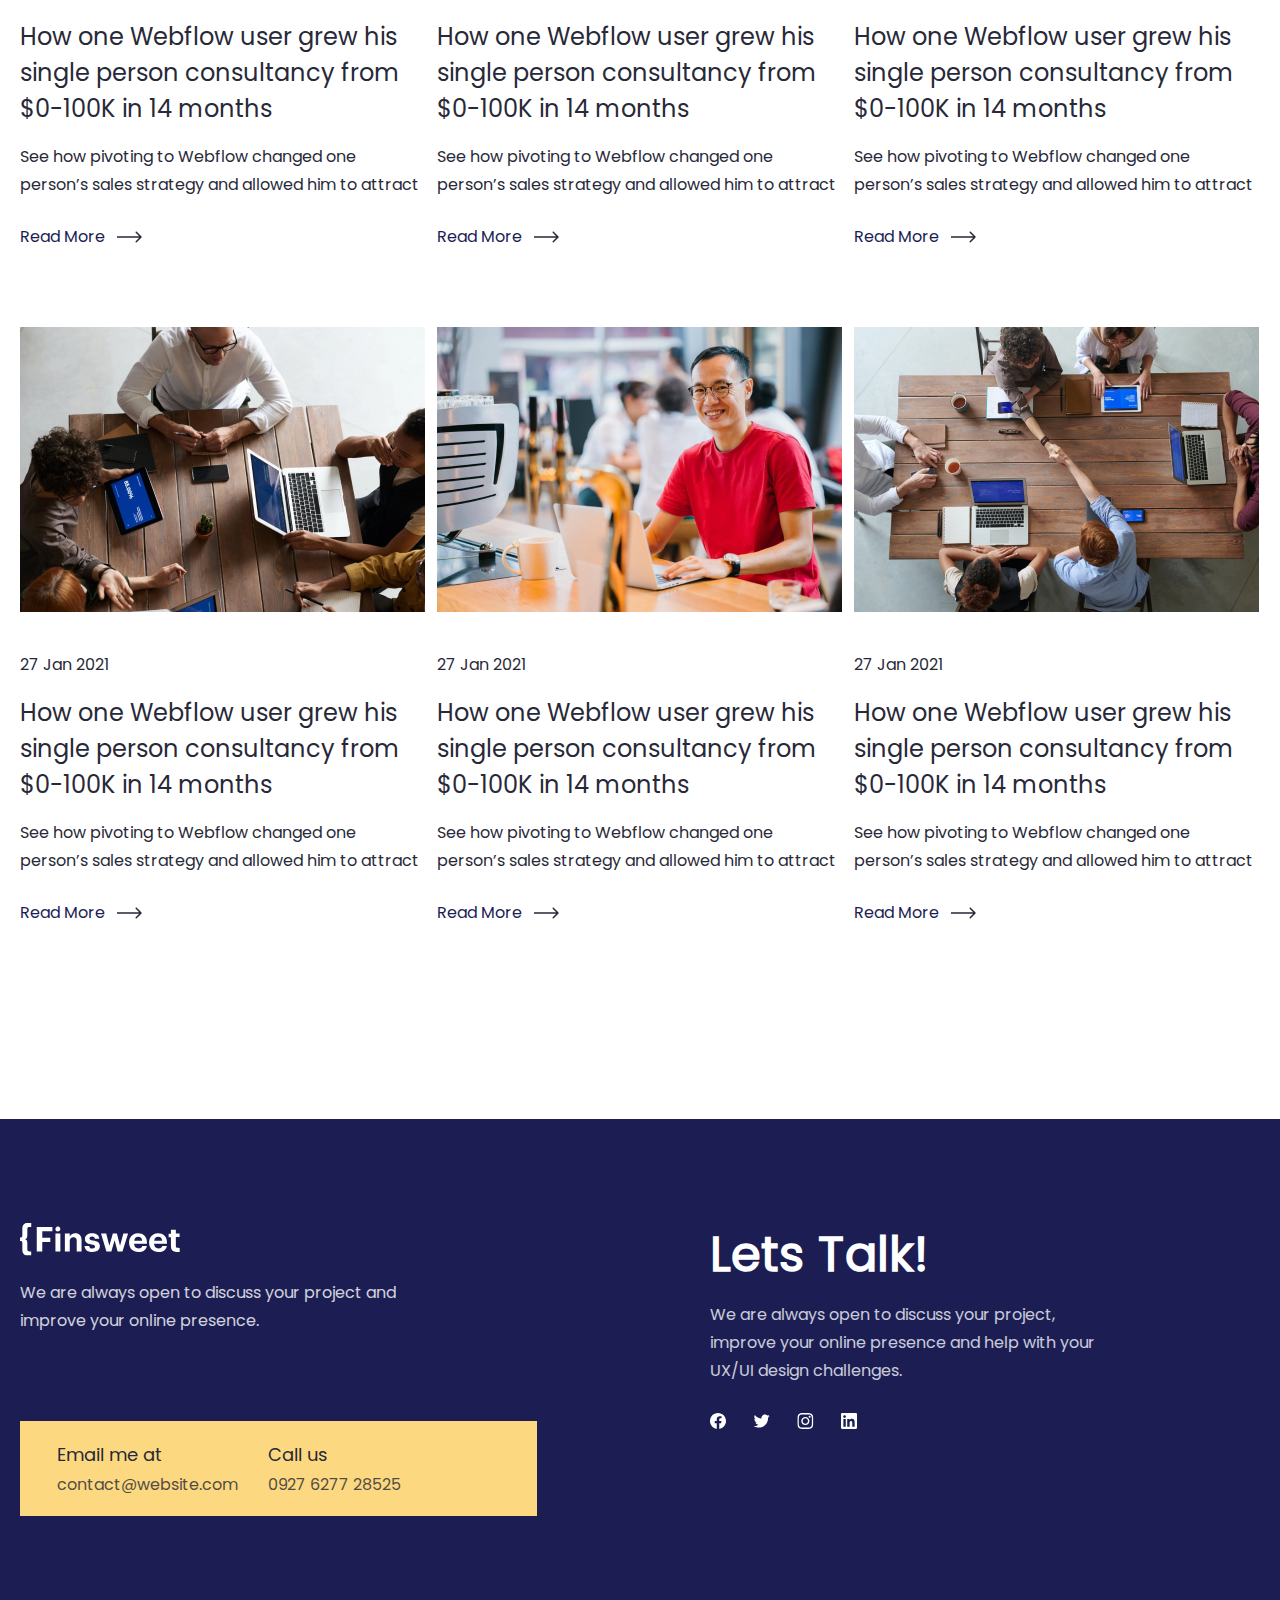
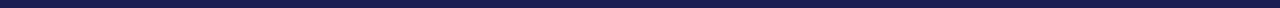
<file: pages/blog.html>
<!DOCTYPE html>
<html lang="en">
  <head>
    <meta charset="UTF-8" />
    <meta name="viewport" content="width=device-width, initial-scale=1.0" />
    <title>Blog</title>
    <link rel="stylesheet" href="../scss/style.css" />
    <link
      rel="icon"
      type="image/png"
      href="https://static.figma.com/app/icon/1/favicon.png"
    />
  </head>
  <body class="blog">
    <header>
      <div class="container">
        <nav class="nav" id="navbar">
          <a href="#">
            <img src="../images/header logo.svg" alt="Logo" />
          </a>
          <ul class="nav-items" id="navbar-responsive">
            <li>
              <a href="../index.html">Home</a>
            </li>
            <li>
              <a href="./about.html">About us</a>
            </li>
            <li>
              <a href="./pricing.html">Pricing </a>
            </li>
            <li>
              <a href="./work.html">Work</a>
            </li>
            <li>
              <a href="./blog.html">Blog</a>
            </li>
            <li>
              <a href="./contact.html">
                <button>Contact us</button>
              </a>
            </li>
          </ul>
          <button class="menu-btn" id="menu-btn">
            <span class="line"></span>
            <span class="line"></span>
            <span class="line"></span>
          </button>
        </nav>
      </div>
    </header>
    <main>
      <section class="hero">
        <div class="container">
          <div class="hero-style">
            <h1 class="hero-text">
              A UX Case Study on Creating a Studious Environment for Students
            </h1>
            <p class="hero-par">Andrew Jonson Posted on 27th January 2021</p>

            <img class="hero-img" src="../images/hero-img.png" alt="hero-img" />

            <p class="hero-par2">
              Apparently we had reached a great height in the atmosphere, for
              the sky was a dead black, and the stars had ceased to twinkle. By
              the same illusion which lifts the horizon of the sea to the level
              of the spectator on a hillside.
            </p>
            <p class="hero-par3">Read more</p>
          </div>
        </div>
      </section>
      <section class="our-blog">
        <div class="container">
          <div class="blog-style">
            <h1 class="our-blog-text">Our Blog</h1>
            <div class="blog-cards">
              <div class="blog-card">
                <img
                  class="blog-img"
                  src="../images/blog-img1.png"
                  alt="blog-img"
                />
                <p class="par-day">27 Jan 2021</p>
                <p class="blog-text">
                  How one Webflow user grew his single person consultancy from
                  $0-100K in 14 months
                </p>
                <p class="blog-par">
                  See how pivoting to Webflow changed one person’s sales
                  strategy and allowed him to attract
                </p>
                <div class="blog-title">
                  <p class="blog-par2">Read More</p>
                  <svg
                    xmlns="http://www.w3.org/2000/svg"
                    width="25"
                    height="12"
                    viewBox="0 0 25 12"
                    fill="none"
                  >
                    <path
                      d="M24.5303 6.53033C24.8232 6.23744 24.8232 5.76256 24.5303 5.46967L19.7574 0.696699C19.4645 0.403806 18.9896 0.403806 18.6967 0.696699C18.4038 0.989593 18.4038 1.46447 18.6967 1.75736L22.9393 6L18.6967 10.2426C18.4038 10.5355 18.4038 11.0104 18.6967 11.3033C18.9896 11.5962 19.4645 11.5962 19.7574 11.3033L24.5303 6.53033ZM0 6.75H24V5.25H0V6.75Z"
                      fill="#282938"
                    />
                  </svg>
                </div>
              </div>
              <div class="blog-card">
                <img
                  class="blog-img"
                  src="../images/blog-img2.png"
                  alt="blog-img"
                />
                <p class="par-day">27 Jan 2021</p>
                <p class="blog-text">
                  How one Webflow user grew his single person consultancy from
                  $0-100K in 14 months
                </p>
                <p class="blog-par">
                  See how pivoting to Webflow changed one person’s sales
                  strategy and allowed him to attract
                </p>
                <div class="blog-title">
                  <p class="blog-par2">Read More</p>
                  <svg
                    xmlns="http://www.w3.org/2000/svg"
                    width="25"
                    height="12"
                    viewBox="0 0 25 12"
                    fill="none"
                  >
                    <path
                      d="M24.5303 6.53033C24.8232 6.23744 24.8232 5.76256 24.5303 5.46967L19.7574 0.696699C19.4645 0.403806 18.9896 0.403806 18.6967 0.696699C18.4038 0.989593 18.4038 1.46447 18.6967 1.75736L22.9393 6L18.6967 10.2426C18.4038 10.5355 18.4038 11.0104 18.6967 11.3033C18.9896 11.5962 19.4645 11.5962 19.7574 11.3033L24.5303 6.53033ZM0 6.75H24V5.25H0V6.75Z"
                      fill="#282938"
                    />
                  </svg>
                </div>
              </div>
              <div class="blog-card">
                <img
                  class="blog-img"
                  src="../images/blog-img3.png"
                  alt="blog-img"
                />
                <p class="par-day">27 Jan 2021</p>
                <p class="blog-text">
                  How one Webflow user grew his single person consultancy from
                  $0-100K in 14 months
                </p>
                <p class="blog-par">
                  See how pivoting to Webflow changed one person’s sales
                  strategy and allowed him to attract
                </p>
                <div class="blog-title">
                  <p class="blog-par2">Read More</p>
                  <svg
                    xmlns="http://www.w3.org/2000/svg"
                    width="25"
                    height="12"
                    viewBox="0 0 25 12"
                    fill="none"
                  >
                    <path
                      d="M24.5303 6.53033C24.8232 6.23744 24.8232 5.76256 24.5303 5.46967L19.7574 0.696699C19.4645 0.403806 18.9896 0.403806 18.6967 0.696699C18.4038 0.989593 18.4038 1.46447 18.6967 1.75736L22.9393 6L18.6967 10.2426C18.4038 10.5355 18.4038 11.0104 18.6967 11.3033C18.9896 11.5962 19.4645 11.5962 19.7574 11.3033L24.5303 6.53033ZM0 6.75H24V5.25H0V6.75Z"
                      fill="#282938"
                    />
                  </svg>
                </div>
              </div>
              <div class="blog-card">
                <img
                  class="blog-img"
                  src="../images/blog-img4.png"
                  alt="blog-img"
                />
                <p class="par-day">27 Jan 2021</p>
                <p class="blog-text">
                  How one Webflow user grew his single person consultancy from
                  $0-100K in 14 months
                </p>
                <p class="blog-par">
                  See how pivoting to Webflow changed one person’s sales
                  strategy and allowed him to attract
                </p>
                <div class="blog-title">
                  <p class="blog-par2">Read More</p>
                  <svg
                    xmlns="http://www.w3.org/2000/svg"
                    width="25"
                    height="12"
                    viewBox="0 0 25 12"
                    fill="none"
                  >
                    <path
                      d="M24.5303 6.53033C24.8232 6.23744 24.8232 5.76256 24.5303 5.46967L19.7574 0.696699C19.4645 0.403806 18.9896 0.403806 18.6967 0.696699C18.4038 0.989593 18.4038 1.46447 18.6967 1.75736L22.9393 6L18.6967 10.2426C18.4038 10.5355 18.4038 11.0104 18.6967 11.3033C18.9896 11.5962 19.4645 11.5962 19.7574 11.3033L24.5303 6.53033ZM0 6.75H24V5.25H0V6.75Z"
                      fill="#282938"
                    />
                  </svg>
                </div>
              </div>
              <div class="blog-card">
                <img
                  class="blog-img"
                  src="../images/blog-img5.png"
                  alt="blog-img"
                />
                <p class="par-day">27 Jan 2021</p>
                <p class="blog-text">
                  How one Webflow user grew his single person consultancy from
                  $0-100K in 14 months
                </p>
                <p class="blog-par">
                  See how pivoting to Webflow changed one person’s sales
                  strategy and allowed him to attract
                </p>
                <div class="blog-title">
                  <p class="blog-par2">Read More</p>
                  <svg
                    xmlns="http://www.w3.org/2000/svg"
                    width="25"
                    height="12"
                    viewBox="0 0 25 12"
                    fill="none"
                  >
                    <path
                      d="M24.5303 6.53033C24.8232 6.23744 24.8232 5.76256 24.5303 5.46967L19.7574 0.696699C19.4645 0.403806 18.9896 0.403806 18.6967 0.696699C18.4038 0.989593 18.4038 1.46447 18.6967 1.75736L22.9393 6L18.6967 10.2426C18.4038 10.5355 18.4038 11.0104 18.6967 11.3033C18.9896 11.5962 19.4645 11.5962 19.7574 11.3033L24.5303 6.53033ZM0 6.75H24V5.25H0V6.75Z"
                      fill="#282938"
                    />
                  </svg>
                </div>
              </div>
              <div class="blog-card">
                <img
                  class="blog-img"
                  src="../images/blog-img6.png"
                  alt="blog-img"
                />
                <p class="par-day">27 Jan 2021</p>
                <p class="blog-text">
                  How one Webflow user grew his single person consultancy from
                  $0-100K in 14 months
                </p>
                <p class="blog-par">
                  See how pivoting to Webflow changed one person’s sales
                  strategy and allowed him to attract
                </p>
                <div class="blog-title">
                  <p class="blog-par2">Read More</p>
                  <svg
                    xmlns="http://www.w3.org/2000/svg"
                    width="25"
                    height="12"
                    viewBox="0 0 25 12"
                    fill="none"
                  >
                    <path
                      d="M24.5303 6.53033C24.8232 6.23744 24.8232 5.76256 24.5303 5.46967L19.7574 0.696699C19.4645 0.403806 18.9896 0.403806 18.6967 0.696699C18.4038 0.989593 18.4038 1.46447 18.6967 1.75736L22.9393 6L18.6967 10.2426C18.4038 10.5355 18.4038 11.0104 18.6967 11.3033C18.9896 11.5962 19.4645 11.5962 19.7574 11.3033L24.5303 6.53033ZM0 6.75H24V5.25H0V6.75Z"
                      fill="#282938"
                    />
                  </svg>
                </div>
              </div>
            </div>
          </div>
        </div>
      </section>
    </main>
    <footer>
      <section id="footer">
        <div class="container">
          <div class="footer-content">
            <div class="left-content">
              <img src="../images/header logo.svg" alt="Logo" />
              <p>
                We are always open to discuss your project and improve your
                online presence.
              </p>
              <div class="call">
                <div class="card">
                  <h3>Email me at</h3>
                  <p>contact@website.com</p>
                </div>
                <div class="card">
                  <h3>Call us</h3>
                  <p>0927 6277 28525</p>
                </div>
              </div>
            </div>
            <div class="right-content">
              <h1>Lets Talk!</h1>
              <p>
                We are always open to discuss your project, improve your online
                presence and help with your UX/UI design challenges.
              </p>
              <div class="card">
                <svg
                  xmlns="http://www.w3.org/2000/svg"
                  width="16"
                  height="16"
                  viewBox="0 0 16 16"
                  fill="none"
                >
                  <g clip-path="url(#clip0_7467_148)">
                    <path
                      d="M16 8C16 3.58172 12.4183 0 8 0C3.58172 0 0 3.58172 0 8C0 11.993 2.92547 15.3027 6.75 15.9028V10.3125H4.71875V8H6.75V6.2375C6.75 4.2325 7.94438 3.125 9.77172 3.125C10.6467 3.125 11.5625 3.28125 11.5625 3.28125V5.25H10.5538C9.56 5.25 9.25 5.86672 9.25 6.5V8H11.4688L11.1141 10.3125H9.25V15.9028C13.0745 15.3027 16 11.993 16 8Z"
                      fill="white"
                    />
                  </g>
                  <defs>
                    <clipPath id="clip0_7467_148">
                      <rect width="16" height="16" fill="white" />
                    </clipPath>
                  </defs>
                </svg>
                <svg
                  xmlns="http://www.w3.org/2000/svg"
                  width="17"
                  height="16"
                  viewBox="0 0 17 16"
                  fill="none"
                >
                  <g clip-path="url(#clip0_7467_150)">
                    <path
                      d="M5.69945 14.5005C11.7357 14.5005 15.0382 9.49829 15.0382 5.16173C15.0382 5.0211 15.0351 4.87735 15.0288 4.73673C15.6713 4.27213 16.2257 3.69666 16.666 3.03735C16.0677 3.30356 15.4324 3.47741 14.782 3.55298C15.4669 3.14243 15.9797 2.49747 16.2254 1.73767C15.5811 2.11953 14.8764 2.3889 14.1416 2.53423C13.6466 2.0082 12.992 1.6599 12.2791 1.54319C11.5663 1.42648 10.8348 1.54786 10.1978 1.88855C9.56088 2.22925 9.05388 2.77029 8.75525 3.42803C8.45661 4.08577 8.38297 4.82357 8.5457 5.52735C7.24101 5.46188 5.96464 5.12296 4.79934 4.53255C3.63403 3.94215 2.60581 3.11345 1.78133 2.10017C1.36228 2.82265 1.23405 3.67759 1.4227 4.49122C1.61135 5.30485 2.10272 6.01612 2.79695 6.48048C2.27577 6.46393 1.766 6.32361 1.30977 6.0711V6.11173C1.3093 6.86992 1.57141 7.60488 2.05156 8.19167C2.5317 8.77846 3.20023 9.18086 3.94352 9.33048C3.46072 9.46257 2.954 9.48182 2.46258 9.38673C2.67232 10.0388 3.0804 10.6091 3.62986 11.018C4.17933 11.427 4.84276 11.6542 5.52758 11.668C4.36497 12.5812 2.9288 13.0766 1.45039 13.0742C1.18821 13.0738 0.926282 13.0578 0.666016 13.0261C2.16792 13.9897 3.91504 14.5014 5.69945 14.5005Z"
                      fill="white"
                    />
                  </g>
                  <defs>
                    <clipPath id="clip0_7467_150">
                      <rect
                        width="16"
                        height="16"
                        fill="white"
                        transform="translate(0.666016)"
                      />
                    </clipPath>
                  </defs>
                </svg>
                <svg
                  xmlns="http://www.w3.org/2000/svg"
                  width="17"
                  height="16"
                  viewBox="0 0 17 16"
                  fill="none"
                >
                  <g clip-path="url(#clip0_7467_152)">
                    <path
                      d="M8.33399 1.44062C10.4715 1.44062 10.7246 1.45 11.5652 1.4875C12.3465 1.52187 12.7684 1.65313 13.0496 1.7625C13.4215 1.90625 13.6902 2.08125 13.9684 2.35938C14.2496 2.64062 14.4215 2.90625 14.5652 3.27813C14.6746 3.55938 14.8059 3.98438 14.8402 4.7625C14.8777 5.60625 14.8871 5.85938 14.8871 7.99375C14.8871 10.1313 14.8777 10.3844 14.8402 11.225C14.8059 12.0063 14.6746 12.4281 14.5652 12.7094C14.4215 13.0813 14.2465 13.35 13.9684 13.6281C13.6871 13.9094 13.4215 14.0813 13.0496 14.225C12.7684 14.3344 12.3434 14.4656 11.5652 14.5C10.7215 14.5375 10.4684 14.5469 8.33399 14.5469C6.19649 14.5469 5.94336 14.5375 5.10274 14.5C4.32148 14.4656 3.89961 14.3344 3.61836 14.225C3.24648 14.0813 2.97773 13.9063 2.69961 13.6281C2.41836 13.3469 2.24648 13.0813 2.10273 12.7094C1.99336 12.4281 1.86211 12.0031 1.82773 11.225C1.79023 10.3813 1.78086 10.1281 1.78086 7.99375C1.78086 5.85625 1.79023 5.60313 1.82773 4.7625C1.86211 3.98125 1.99336 3.55938 2.10273 3.27813C2.24648 2.90625 2.42148 2.6375 2.69961 2.35938C2.98086 2.07812 3.24648 1.90625 3.61836 1.7625C3.89961 1.65313 4.32461 1.52187 5.10274 1.4875C5.94336 1.45 6.19649 1.44062 8.33399 1.44062ZM8.33399 0C6.16211 0 5.89023 0.009375 5.03711 0.046875C4.18711 0.084375 3.60273 0.221875 3.09648 0.41875C2.56836 0.625 2.12148 0.896875 1.67773 1.34375C1.23086 1.7875 0.958984 2.23438 0.752734 2.75938C0.555859 3.26875 0.418359 3.85 0.380859 4.7C0.343359 5.55625 0.333984 5.82812 0.333984 8C0.333984 10.1719 0.343359 10.4438 0.380859 11.2969C0.418359 12.1469 0.555859 12.7313 0.752734 13.2375C0.958984 13.7656 1.23086 14.2125 1.67773 14.6562C2.12148 15.1 2.56836 15.375 3.09336 15.5781C3.60273 15.775 4.18398 15.9125 5.03398 15.95C5.88711 15.9875 6.15898 15.9969 8.33086 15.9969C10.5027 15.9969 10.7746 15.9875 11.6277 15.95C12.4777 15.9125 13.0621 15.775 13.5684 15.5781C14.0934 15.375 14.5402 15.1 14.984 14.6562C15.4277 14.2125 15.7027 13.7656 15.9059 13.2406C16.1027 12.7313 16.2402 12.15 16.2777 11.3C16.3152 10.4469 16.3246 10.175 16.3246 8.00313C16.3246 5.83125 16.3152 5.55938 16.2777 4.70625C16.2402 3.85625 16.1027 3.27188 15.9059 2.76562C15.709 2.23438 15.4371 1.7875 14.9902 1.34375C14.5465 0.9 14.0996 0.625 13.5746 0.421875C13.0652 0.225 12.484 0.0875 11.634 0.05C10.7777 0.009375 10.5059 0 8.33399 0Z"
                      fill="white"
                    />
                    <path
                      d="M8.33398 3.89062C6.06523 3.89062 4.22461 5.73125 4.22461 8C4.22461 10.2688 6.06523 12.1094 8.33398 12.1094C10.6027 12.1094 12.4434 10.2688 12.4434 8C12.4434 5.73125 10.6027 3.89062 8.33398 3.89062ZM8.33398 10.6656C6.86211 10.6656 5.66836 9.47188 5.66836 8C5.66836 6.52813 6.86211 5.33437 8.33398 5.33437C9.80586 5.33437 10.9996 6.52813 10.9996 8C10.9996 9.47188 9.80586 10.6656 8.33398 10.6656Z"
                      fill="white"
                    />
                    <path
                      d="M13.5652 3.72793C13.5652 4.25918 13.134 4.68731 12.6059 4.68731C12.0746 4.68731 11.6465 4.25606 11.6465 3.72793C11.6465 3.19668 12.0777 2.76855 12.6059 2.76855C13.134 2.76855 13.5652 3.19981 13.5652 3.72793Z"
                      fill="white"
                    />
                  </g>
                  <defs>
                    <clipPath id="clip0_7467_152">
                      <rect
                        width="16"
                        height="16"
                        fill="white"
                        transform="translate(0.333984)"
                      />
                    </clipPath>
                  </defs>
                </svg>
                <svg
                  xmlns="http://www.w3.org/2000/svg"
                  width="16"
                  height="16"
                  viewBox="0 0 16 16"
                  fill="none"
                >
                  <g clip-path="url(#clip0_7467_157)">
                    <path
                      d="M14.8156 0H1.18125C0.528125 0 0 0.515625 0 1.15313V14.8438C0 15.4813 0.528125 16 1.18125 16H14.8156C15.4688 16 16 15.4813 16 14.8469V1.15313C16 0.515625 15.4688 0 14.8156 0ZM4.74687 13.6344H2.37188V5.99687H4.74687V13.6344ZM3.55938 4.95625C2.79688 4.95625 2.18125 4.34062 2.18125 3.58125C2.18125 2.82188 2.79688 2.20625 3.55938 2.20625C4.31875 2.20625 4.93437 2.82188 4.93437 3.58125C4.93437 4.3375 4.31875 4.95625 3.55938 4.95625ZM13.6344 13.6344H11.2625V9.92188C11.2625 9.0375 11.2469 7.89687 10.0281 7.89687C8.79375 7.89687 8.60625 8.8625 8.60625 9.85938V13.6344H6.2375V5.99687H8.5125V7.04063H8.54375C8.85938 6.44063 9.63438 5.80625 10.7875 5.80625C13.1906 5.80625 13.6344 7.3875 13.6344 9.44375V13.6344Z"
                      fill="white"
                    />
                  </g>
                  <defs>
                    <clipPath id="clip0_7467_157">
                      <rect width="16" height="16" fill="white" />
                    </clipPath>
                  </defs>
                </svg>
              </div>
            </div>
          </div>
        </div>
      </section>
    </footer>
    <a href="#" id="backtop" style="bottom: 10px">
      <svg
        xmlns="http://www.w3.org/2000/svg"
        width="24"
        height="24"
        viewBox="0 0 24 24"
      >
        <path
          d="m6.293 13.293 1.414 1.414L12 10.414l4.293 4.293 1.414-1.414L12 7.586z"
        ></path>
      </svg>
    </a>
    <script src="../js/main.js"></script>
  </body>
</html>
</file>
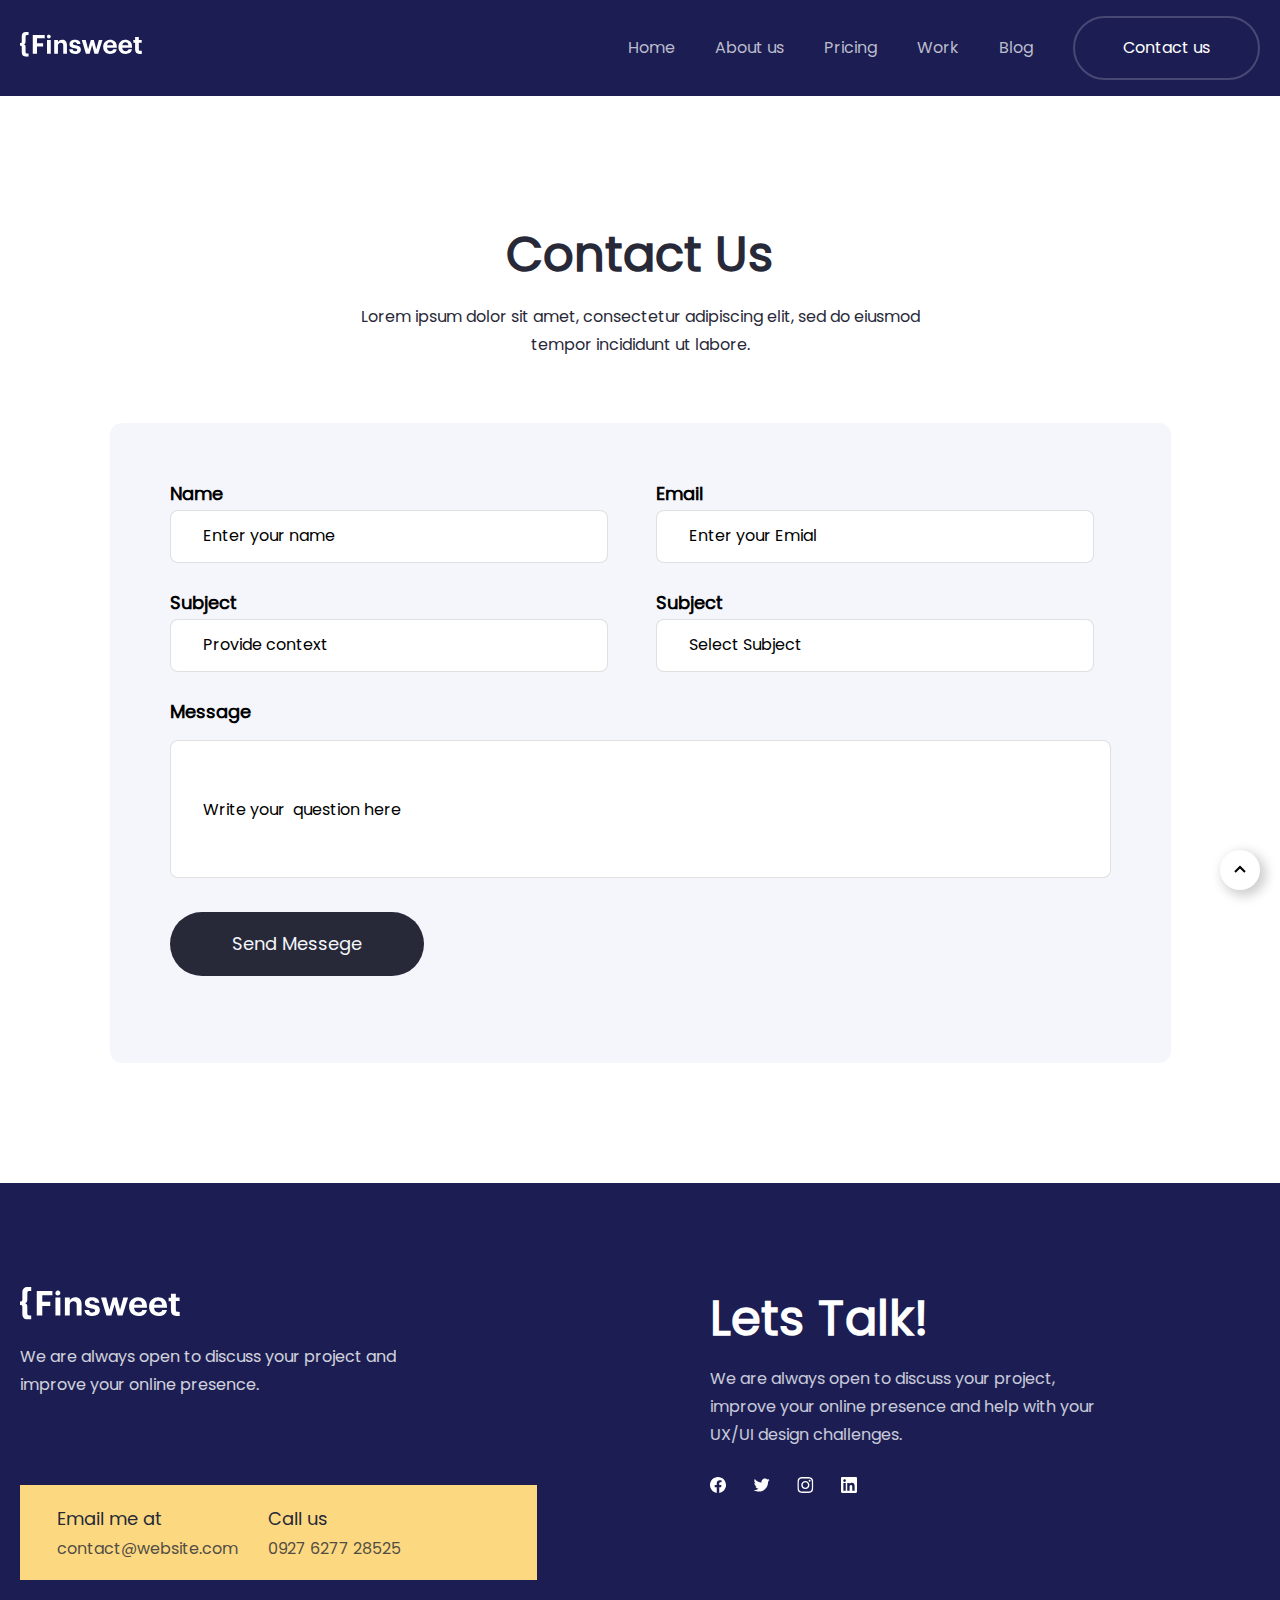
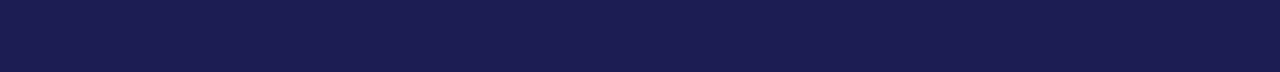
<file: pages/contact.html>
<!DOCTYPE html>
<html lang="en">
  <head>
    <meta charset="UTF-8" />
    <meta name="viewport" content="width=device-width, initial-scale=1.0" />
    <title>Contact</title>
    <link rel="stylesheet" href="../scss/style.css" />
    <link
      rel="icon"
      type="image/png"
      href="https://static.figma.com/app/icon/1/favicon.png"
    />
  </head>
  <body class="contact">
    <header>
      <div class="container">
        <nav class="nav" id="navbar">
          <a href="#">
            <img src="../images/header logo.svg" alt="Logo" />
          </a>
          <ul class="nav-items" id="navbar-responsive">
            <li>
              <a href="../index.html">Home</a>
            </li>
            <li>
              <a href="./about.html">About us</a>
            </li>
            <li>
              <a href="./pricing.html">Pricing </a>
            </li>
            <li>
              <a href="./work.html">Work</a>
            </li>
            <li>
              <a href="./blog.html">Blog</a>
            </li>
            <li>
              <a href="./contact.html">
                <button>Contact us</button>
              </a>
            </li>
          </ul>
          <button class="menu-btn" id="menu-btn">
            <span class="line"></span>
            <span class="line"></span>
            <span class="line"></span>
          </button>
        </nav>
      </div>
    </header>
    <main>
      <section class="main">
        <div class="container">
          <div class="nav-link">
            <h2>Contact Us</h2>
            <p class="p">
              Lorem ipsum dolor sit amet, consectetur adipiscing elit, sed do
              eiusmod tempor incididunt ut labore.
            </p>
          </div>
        </div>
      </section>
      <section>
        <div class="container n50">
          <div class="nav-link1">
            <form>
              <div>
                <div class="input">
                  <label for="name">Name</label>
                  <input
                    class="input1"
                    required
                    type="text"
                    id="name"
                    placeholder="Enter your name"
                  />
                </div>
                <div class="input">
                  <label for="name">Subject</label>
                  <input
                    class="input1"
                    required
                    type="text"
                    id="name"
                    placeholder="Provide context"
                  />
                </div>
              </div>
              <div>
                <div class="input">
                  <label for="name">Email</label>
                  <input
                    class="input1"
                    required
                    type="email"
                    id="name"
                    placeholder="Enter your Emial"
                  />
                </div>
                <div class="input">
                  <label for="name">Subject</label>
                  <input
                    class="input1"
                    required
                    type="text"
                    id="name"
                    placeholder="Select Subject"
                  />
                </div>
              </div>
              <button class="button">Send Messege</button>
            </form>
            <div>
              <div class="comment">
                <label for="comment">Message</label>
                <input
                  type="textarea"
                  required
                  placeholder="Write your  question here"
                />
              </div>
            </div>
          </div>
        </div>
      </section>
    </main>
    <footer>
      <section id="footer">
        <div class="container">
          <div class="footer-content">
            <div class="left-content">
              <img src="../images/header logo.svg" alt="Logo" />
              <p>
                We are always open to discuss your project and improve your
                online presence.
              </p>
              <div class="call">
                <div class="card">
                  <h3>Email me at</h3>
                  <p>contact@website.com</p>
                </div>
                <div class="card">
                  <h3>Call us</h3>
                  <p>0927 6277 28525</p>
                </div>
              </div>
            </div>
            <div class="right-content">
              <h1>Lets Talk!</h1>
              <p>
                We are always open to discuss your project, improve your online
                presence and help with your UX/UI design challenges.
              </p>
              <div class="card">
                <svg
                  xmlns="http://www.w3.org/2000/svg"
                  width="16"
                  height="16"
                  viewBox="0 0 16 16"
                  fill="none"
                >
                  <g clip-path="url(#clip0_7467_148)">
                    <path
                      d="M16 8C16 3.58172 12.4183 0 8 0C3.58172 0 0 3.58172 0 8C0 11.993 2.92547 15.3027 6.75 15.9028V10.3125H4.71875V8H6.75V6.2375C6.75 4.2325 7.94438 3.125 9.77172 3.125C10.6467 3.125 11.5625 3.28125 11.5625 3.28125V5.25H10.5538C9.56 5.25 9.25 5.86672 9.25 6.5V8H11.4688L11.1141 10.3125H9.25V15.9028C13.0745 15.3027 16 11.993 16 8Z"
                      fill="white"
                    />
                  </g>
                  <defs>
                    <clipPath id="clip0_7467_148">
                      <rect width="16" height="16" fill="white" />
                    </clipPath>
                  </defs>
                </svg>
                <svg
                  xmlns="http://www.w3.org/2000/svg"
                  width="17"
                  height="16"
                  viewBox="0 0 17 16"
                  fill="none"
                >
                  <g clip-path="url(#clip0_7467_150)">
                    <path
                      d="M5.69945 14.5005C11.7357 14.5005 15.0382 9.49829 15.0382 5.16173C15.0382 5.0211 15.0351 4.87735 15.0288 4.73673C15.6713 4.27213 16.2257 3.69666 16.666 3.03735C16.0677 3.30356 15.4324 3.47741 14.782 3.55298C15.4669 3.14243 15.9797 2.49747 16.2254 1.73767C15.5811 2.11953 14.8764 2.3889 14.1416 2.53423C13.6466 2.0082 12.992 1.6599 12.2791 1.54319C11.5663 1.42648 10.8348 1.54786 10.1978 1.88855C9.56088 2.22925 9.05388 2.77029 8.75525 3.42803C8.45661 4.08577 8.38297 4.82357 8.5457 5.52735C7.24101 5.46188 5.96464 5.12296 4.79934 4.53255C3.63403 3.94215 2.60581 3.11345 1.78133 2.10017C1.36228 2.82265 1.23405 3.67759 1.4227 4.49122C1.61135 5.30485 2.10272 6.01612 2.79695 6.48048C2.27577 6.46393 1.766 6.32361 1.30977 6.0711V6.11173C1.3093 6.86992 1.57141 7.60488 2.05156 8.19167C2.5317 8.77846 3.20023 9.18086 3.94352 9.33048C3.46072 9.46257 2.954 9.48182 2.46258 9.38673C2.67232 10.0388 3.0804 10.6091 3.62986 11.018C4.17933 11.427 4.84276 11.6542 5.52758 11.668C4.36497 12.5812 2.9288 13.0766 1.45039 13.0742C1.18821 13.0738 0.926282 13.0578 0.666016 13.0261C2.16792 13.9897 3.91504 14.5014 5.69945 14.5005Z"
                      fill="white"
                    />
                  </g>
                  <defs>
                    <clipPath id="clip0_7467_150">
                      <rect
                        width="16"
                        height="16"
                        fill="white"
                        transform="translate(0.666016)"
                      />
                    </clipPath>
                  </defs>
                </svg>
                <svg
                  xmlns="http://www.w3.org/2000/svg"
                  width="17"
                  height="16"
                  viewBox="0 0 17 16"
                  fill="none"
                >
                  <g clip-path="url(#clip0_7467_152)">
                    <path
                      d="M8.33399 1.44062C10.4715 1.44062 10.7246 1.45 11.5652 1.4875C12.3465 1.52187 12.7684 1.65313 13.0496 1.7625C13.4215 1.90625 13.6902 2.08125 13.9684 2.35938C14.2496 2.64062 14.4215 2.90625 14.5652 3.27813C14.6746 3.55938 14.8059 3.98438 14.8402 4.7625C14.8777 5.60625 14.8871 5.85938 14.8871 7.99375C14.8871 10.1313 14.8777 10.3844 14.8402 11.225C14.8059 12.0063 14.6746 12.4281 14.5652 12.7094C14.4215 13.0813 14.2465 13.35 13.9684 13.6281C13.6871 13.9094 13.4215 14.0813 13.0496 14.225C12.7684 14.3344 12.3434 14.4656 11.5652 14.5C10.7215 14.5375 10.4684 14.5469 8.33399 14.5469C6.19649 14.5469 5.94336 14.5375 5.10274 14.5C4.32148 14.4656 3.89961 14.3344 3.61836 14.225C3.24648 14.0813 2.97773 13.9063 2.69961 13.6281C2.41836 13.3469 2.24648 13.0813 2.10273 12.7094C1.99336 12.4281 1.86211 12.0031 1.82773 11.225C1.79023 10.3813 1.78086 10.1281 1.78086 7.99375C1.78086 5.85625 1.79023 5.60313 1.82773 4.7625C1.86211 3.98125 1.99336 3.55938 2.10273 3.27813C2.24648 2.90625 2.42148 2.6375 2.69961 2.35938C2.98086 2.07812 3.24648 1.90625 3.61836 1.7625C3.89961 1.65313 4.32461 1.52187 5.10274 1.4875C5.94336 1.45 6.19649 1.44062 8.33399 1.44062ZM8.33399 0C6.16211 0 5.89023 0.009375 5.03711 0.046875C4.18711 0.084375 3.60273 0.221875 3.09648 0.41875C2.56836 0.625 2.12148 0.896875 1.67773 1.34375C1.23086 1.7875 0.958984 2.23438 0.752734 2.75938C0.555859 3.26875 0.418359 3.85 0.380859 4.7C0.343359 5.55625 0.333984 5.82812 0.333984 8C0.333984 10.1719 0.343359 10.4438 0.380859 11.2969C0.418359 12.1469 0.555859 12.7313 0.752734 13.2375C0.958984 13.7656 1.23086 14.2125 1.67773 14.6562C2.12148 15.1 2.56836 15.375 3.09336 15.5781C3.60273 15.775 4.18398 15.9125 5.03398 15.95C5.88711 15.9875 6.15898 15.9969 8.33086 15.9969C10.5027 15.9969 10.7746 15.9875 11.6277 15.95C12.4777 15.9125 13.0621 15.775 13.5684 15.5781C14.0934 15.375 14.5402 15.1 14.984 14.6562C15.4277 14.2125 15.7027 13.7656 15.9059 13.2406C16.1027 12.7313 16.2402 12.15 16.2777 11.3C16.3152 10.4469 16.3246 10.175 16.3246 8.00313C16.3246 5.83125 16.3152 5.55938 16.2777 4.70625C16.2402 3.85625 16.1027 3.27188 15.9059 2.76562C15.709 2.23438 15.4371 1.7875 14.9902 1.34375C14.5465 0.9 14.0996 0.625 13.5746 0.421875C13.0652 0.225 12.484 0.0875 11.634 0.05C10.7777 0.009375 10.5059 0 8.33399 0Z"
                      fill="white"
                    />
                    <path
                      d="M8.33398 3.89062C6.06523 3.89062 4.22461 5.73125 4.22461 8C4.22461 10.2688 6.06523 12.1094 8.33398 12.1094C10.6027 12.1094 12.4434 10.2688 12.4434 8C12.4434 5.73125 10.6027 3.89062 8.33398 3.89062ZM8.33398 10.6656C6.86211 10.6656 5.66836 9.47188 5.66836 8C5.66836 6.52813 6.86211 5.33437 8.33398 5.33437C9.80586 5.33437 10.9996 6.52813 10.9996 8C10.9996 9.47188 9.80586 10.6656 8.33398 10.6656Z"
                      fill="white"
                    />
                    <path
                      d="M13.5652 3.72793C13.5652 4.25918 13.134 4.68731 12.6059 4.68731C12.0746 4.68731 11.6465 4.25606 11.6465 3.72793C11.6465 3.19668 12.0777 2.76855 12.6059 2.76855C13.134 2.76855 13.5652 3.19981 13.5652 3.72793Z"
                      fill="white"
                    />
                  </g>
                  <defs>
                    <clipPath id="clip0_7467_152">
                      <rect
                        width="16"
                        height="16"
                        fill="white"
                        transform="translate(0.333984)"
                      />
                    </clipPath>
                  </defs>
                </svg>
                <svg
                  xmlns="http://www.w3.org/2000/svg"
                  width="16"
                  height="16"
                  viewBox="0 0 16 16"
                  fill="none"
                >
                  <g clip-path="url(#clip0_7467_157)">
                    <path
                      d="M14.8156 0H1.18125C0.528125 0 0 0.515625 0 1.15313V14.8438C0 15.4813 0.528125 16 1.18125 16H14.8156C15.4688 16 16 15.4813 16 14.8469V1.15313C16 0.515625 15.4688 0 14.8156 0ZM4.74687 13.6344H2.37188V5.99687H4.74687V13.6344ZM3.55938 4.95625C2.79688 4.95625 2.18125 4.34062 2.18125 3.58125C2.18125 2.82188 2.79688 2.20625 3.55938 2.20625C4.31875 2.20625 4.93437 2.82188 4.93437 3.58125C4.93437 4.3375 4.31875 4.95625 3.55938 4.95625ZM13.6344 13.6344H11.2625V9.92188C11.2625 9.0375 11.2469 7.89687 10.0281 7.89687C8.79375 7.89687 8.60625 8.8625 8.60625 9.85938V13.6344H6.2375V5.99687H8.5125V7.04063H8.54375C8.85938 6.44063 9.63438 5.80625 10.7875 5.80625C13.1906 5.80625 13.6344 7.3875 13.6344 9.44375V13.6344Z"
                      fill="white"
                    />
                  </g>
                  <defs>
                    <clipPath id="clip0_7467_157">
                      <rect width="16" height="16" fill="white" />
                    </clipPath>
                  </defs>
                </svg>
              </div>
            </div>
          </div>
        </div>
      </section>
    </footer>
    <a href="#" id="backtop" style="bottom: 10px">
      <svg
        xmlns="http://www.w3.org/2000/svg"
        width="24"
        height="24"
        viewBox="0 0 24 24"
      >
        <path
          d="m6.293 13.293 1.414 1.414L12 10.414l4.293 4.293 1.414-1.414L12 7.586z"
        ></path>
      </svg>
    </a>
    <script src="../js/main.js"></script>
  </body>
</html>
</file>
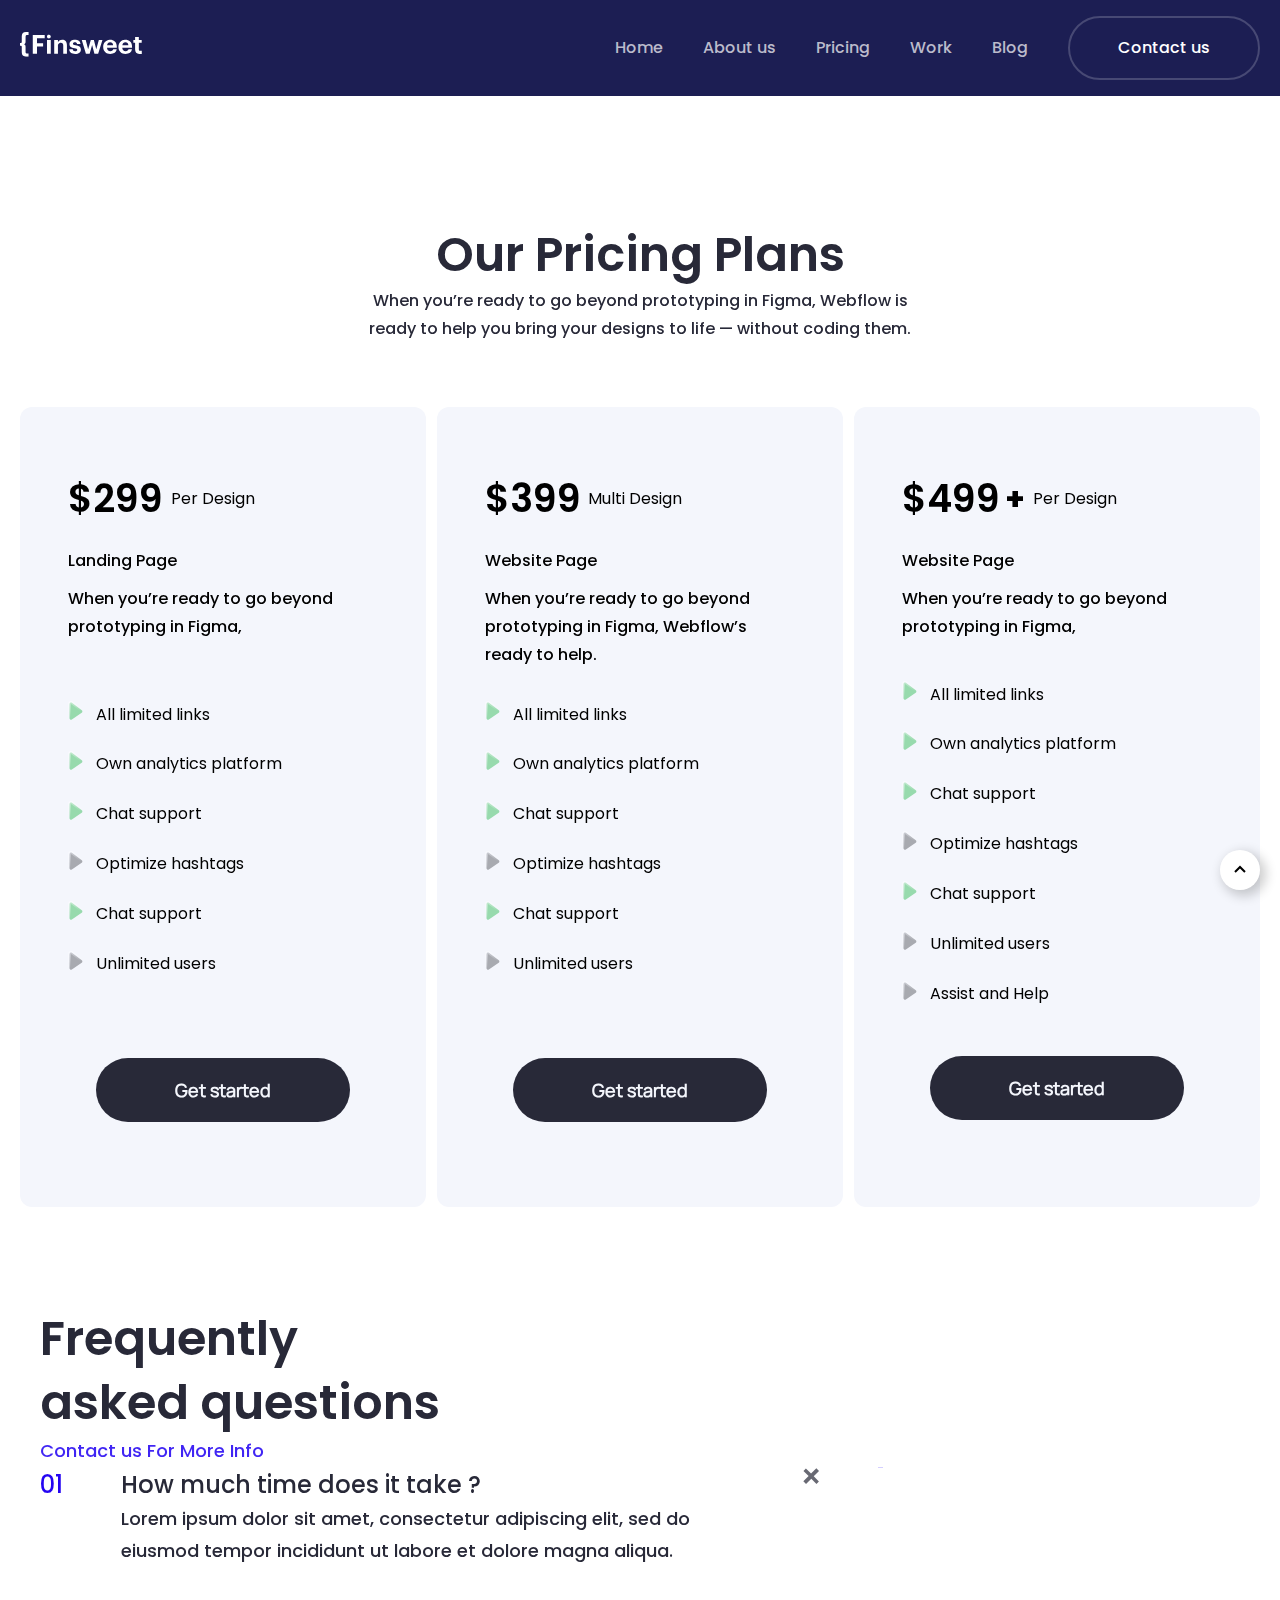
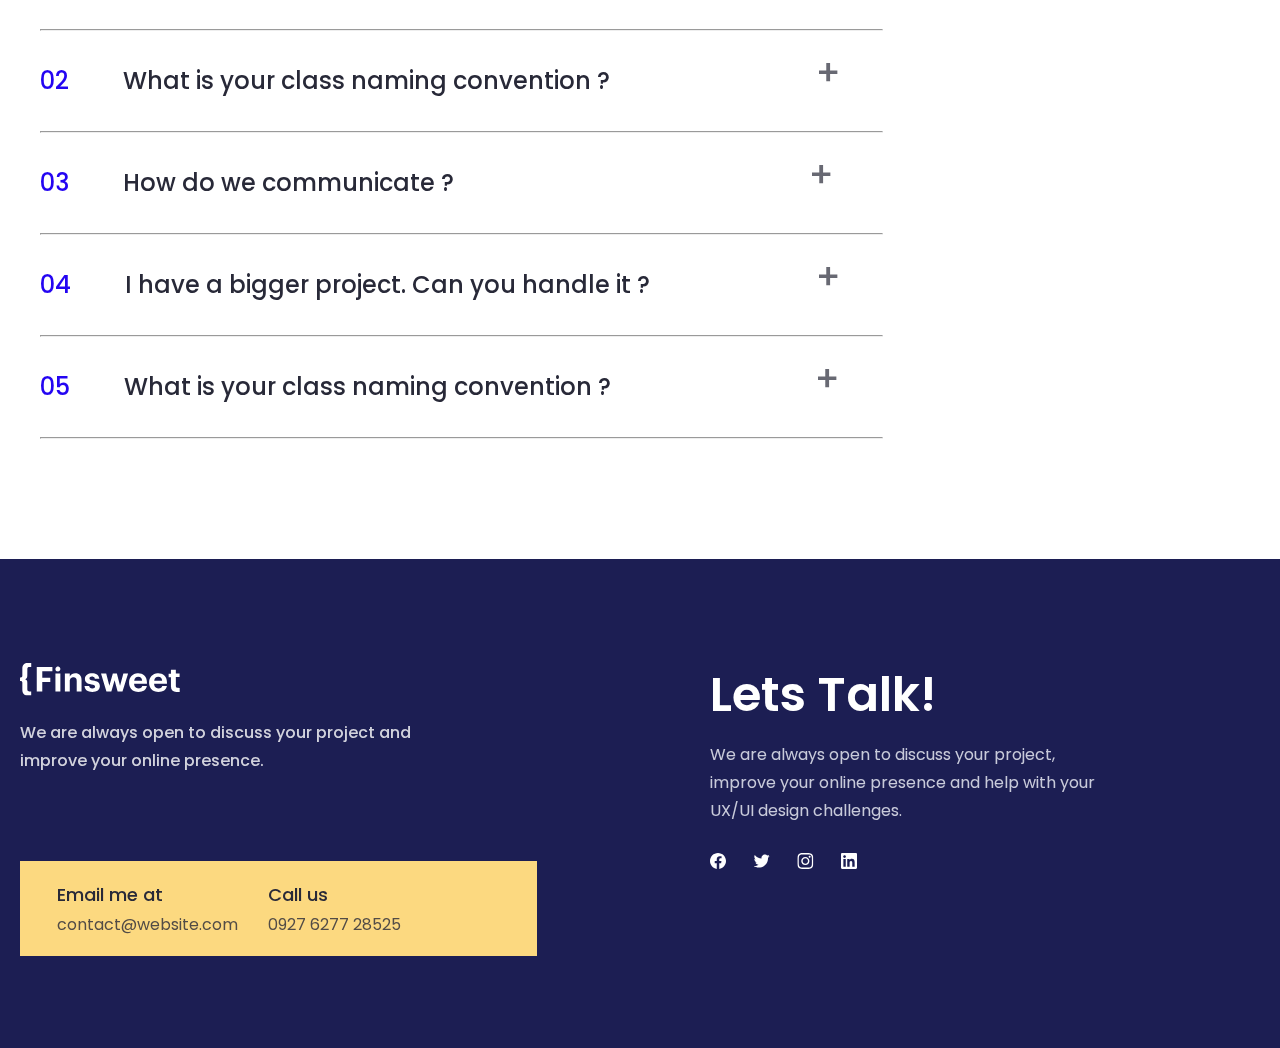
<file: pages/pricing.html>
<!DOCTYPE html>
<html lang="en">
  <head>
    <meta charset="UTF-8" />
    <meta name="viewport" content="width=device-width, initial-scale=1.0" />
    <title>Pricing</title>
    <link rel="stylesheet" href="../scss/style.css" />
    <link
      rel="icon"
      type="image/png"
      href="https://static.figma.com/app/icon/1/favicon.png"
    />
  </head>
  <body class="pricing">
    <style>
      @import url("https://fonts.googleapis.com/css2?family=Poppins&display=swap");
    </style>
    <header>
      <div class="container">
        <nav class="nav" id="navbar">
          <a href="#">
            <img src="../images/header logo.svg" alt="Logo" />
          </a>
          <ul class="nav-items" id="navbar-responsive">
            <li>
              <a href="../index.html">Home</a>
            </li>
            <li>
              <a href="./about.html">About us</a>
            </li>
            <li>
              <a href="./pricing.html">Pricing </a>
            </li>
            <li>
              <a href="./work.html">Work</a>
            </li>
            <li>
              <a href="./blog.html">Blog</a>
            </li>
            <li>
              <a href="./contact.html">
                <button>Contact us</button>
              </a>
            </li>
          </ul>
          <button class="menu-btn" id="menu-btn">
            <span class="line"></span>
            <span class="line"></span>
            <span class="line"></span>
          </button>
        </nav>
      </div>
    </header>
    <main>
      <div class="container">
        <div class="text">
          <h1>Our Pricing Plans</h1>
          <p>
            When you’re ready to go beyond prototyping in Figma, Webflow is
            <br />ready to help you bring your designs to life — without coding
            them.
          </p>
        </div>
      </div>
      <div class="container">
        <div class="cards">
          <div class="box">
            <div class="tx1">
              <p id="p1">$299</p>
              <p id="p2">Per Design</p>
            </div>
            <div class="tx2">
              <h1 id="p3">Landing Page</h1>

              <p id="p3">
                When you’re ready to go beyond prototyping in Figma,
              </p>
            </div>

            <div class="table">
              <p>
                <svg
                  xmlns="http://www.w3.org/2000/svg"
                  width="16"
                  height="21"
                  viewBox="0 0 16 21"
                  fill="none"
                >
                  <path
                    d="M13.7767 9.23707C14.5942 9.85191 14.5701 11.0868 13.729 11.6691L3.85392 18.5069C2.85908 19.1958 1.5 18.4838 1.5 17.2737L1.5 3.00968C1.5 1.77272 2.91294 1.06739 3.90155 1.81084L13.7767 9.23707Z"
                    fill="#97DAAD"
                    stroke="url(#paint0_linear_174_502)"
                    stroke-width="3"
                  />
                  <defs>
                    <linearGradient
                      id="paint0_linear_174_502"
                      x1="-4.84615"
                      y1="-17"
                      x2="11.6069"
                      y2="11.3225"
                      gradientUnits="userSpaceOnUse"
                    >
                      <stop stop-color="white" />
                      <stop offset="1" stop-color="white" stop-opacity="0" />
                    </linearGradient>
                  </defs>
                </svg>
              </p>
              <p id="p4">All limited links</p>
            </div>
            <div class="tab2">
              <p>
                <svg
                  xmlns="http://www.w3.org/2000/svg"
                  width="16"
                  height="21"
                  viewBox="0 0 16 21"
                  fill="none"
                >
                  <path
                    d="M13.7767 9.23707C14.5942 9.85191 14.5701 11.0868 13.729 11.6691L3.85392 18.5069C2.85908 19.1958 1.5 18.4838 1.5 17.2737L1.5 3.00968C1.5 1.77272 2.91294 1.06739 3.90155 1.81084L13.7767 9.23707Z"
                    fill="#97DAAD"
                    stroke="url(#paint0_linear_174_502)"
                    stroke-width="3"
                  />
                  <defs>
                    <linearGradient
                      id="paint0_linear_174_502"
                      x1="-4.84615"
                      y1="-17"
                      x2="11.6069"
                      y2="11.3225"
                      gradientUnits="userSpaceOnUse"
                    >
                      <stop stop-color="white" />
                      <stop offset="1" stop-color="white" stop-opacity="0" />
                    </linearGradient>
                  </defs>
                </svg>
              </p>
              <p id="p4">Own analytics platform</p>
            </div>
            <div class="tab2">
              <p>
                <svg
                  xmlns="http://www.w3.org/2000/svg"
                  width="16"
                  height="21"
                  viewBox="0 0 16 21"
                  fill="none"
                >
                  <path
                    d="M13.7767 9.23707C14.5942 9.85191 14.5701 11.0868 13.729 11.6691L3.85392 18.5069C2.85908 19.1958 1.5 18.4838 1.5 17.2737L1.5 3.00968C1.5 1.77272 2.91294 1.06739 3.90155 1.81084L13.7767 9.23707Z"
                    fill="#97DAAD"
                    stroke="url(#paint0_linear_174_502)"
                    stroke-width="3"
                  />
                  <defs>
                    <linearGradient
                      id="paint0_linear_174_502"
                      x1="-4.84615"
                      y1="-17"
                      x2="11.6069"
                      y2="11.3225"
                      gradientUnits="userSpaceOnUse"
                    >
                      <stop stop-color="white" />
                      <stop offset="1" stop-color="white" stop-opacity="0" />
                    </linearGradient>
                  </defs>
                </svg>
              </p>
              <p id="p4">Chat support</p>
            </div>
            <div class="tab2">
              <p>
                <svg
                  xmlns="http://www.w3.org/2000/svg"
                  width="16"
                  height="21"
                  viewBox="0 0 16 21"
                  fill="none"
                >
                  <g style="mix-blend-mode: luminosity">
                    <path
                      d="M13.7767 9.23707C14.5942 9.85191 14.5701 11.0868 13.729 11.6691L3.85392 18.5069C2.85908 19.1958 1.5 18.4838 1.5 17.2737L1.5 3.00968C1.5 1.77272 2.91294 1.06739 3.90155 1.81084L13.7767 9.23707Z"
                      fill="#FC80AD"
                    />
                    <path
                      d="M13.7767 9.23707C14.5942 9.85191 14.5701 11.0868 13.729 11.6691L3.85392 18.5069C2.85908 19.1958 1.5 18.4838 1.5 17.2737L1.5 3.00968C1.5 1.77272 2.91294 1.06739 3.90155 1.81084L13.7767 9.23707Z"
                      stroke="url(#paint0_linear_174_512)"
                      stroke-width="3"
                    />
                  </g>
                  <defs>
                    <linearGradient
                      id="paint0_linear_174_512"
                      x1="-4.84615"
                      y1="-17"
                      x2="11.6069"
                      y2="11.3225"
                      gradientUnits="userSpaceOnUse"
                    >
                      <stop stop-color="white" />
                      <stop offset="1" stop-color="white" stop-opacity="0" />
                    </linearGradient>
                  </defs>
                </svg>
              </p>
              <p id="p4">Optimize hashtags</p>
            </div>
            <div class="tab2">
              <p>
                <svg
                  xmlns="http://www.w3.org/2000/svg"
                  width="16"
                  height="21"
                  viewBox="0 0 16 21"
                  fill="none"
                >
                  <path
                    d="M13.7767 9.23707C14.5942 9.85191 14.5701 11.0868 13.729 11.6691L3.85392 18.5069C2.85908 19.1958 1.5 18.4838 1.5 17.2737L1.5 3.00968C1.5 1.77272 2.91294 1.06739 3.90155 1.81084L13.7767 9.23707Z"
                    fill="#97DAAD"
                    stroke="url(#paint0_linear_174_502)"
                    stroke-width="3"
                  />
                  <defs>
                    <linearGradient
                      id="paint0_linear_174_502"
                      x1="-4.84615"
                      y1="-17"
                      x2="11.6069"
                      y2="11.3225"
                      gradientUnits="userSpaceOnUse"
                    >
                      <stop stop-color="white" />
                      <stop offset="1" stop-color="white" stop-opacity="0" />
                    </linearGradient>
                  </defs>
                </svg>
              </p>
              <p id="p4">Chat support</p>
            </div>
            <div class="tab2">
              <p>
                <svg
                  xmlns="http://www.w3.org/2000/svg"
                  width="16"
                  height="21"
                  viewBox="0 0 16 21"
                  fill="none"
                >
                  <g style="mix-blend-mode: luminosity">
                    <path
                      d="M13.7767 9.23707C14.5942 9.85191 14.5701 11.0868 13.729 11.6691L3.85392 18.5069C2.85908 19.1958 1.5 18.4838 1.5 17.2737L1.5 3.00968C1.5 1.77272 2.91294 1.06739 3.90155 1.81084L13.7767 9.23707Z"
                      fill="#FC80AD"
                    />
                    <path
                      d="M13.7767 9.23707C14.5942 9.85191 14.5701 11.0868 13.729 11.6691L3.85392 18.5069C2.85908 19.1958 1.5 18.4838 1.5 17.2737L1.5 3.00968C1.5 1.77272 2.91294 1.06739 3.90155 1.81084L13.7767 9.23707Z"
                      stroke="url(#paint0_linear_174_512)"
                      stroke-width="3"
                    />
                  </g>
                  <defs>
                    <linearGradient
                      id="paint0_linear_174_512"
                      x1="-4.84615"
                      y1="-17"
                      x2="11.6069"
                      y2="11.3225"
                      gradientUnits="userSpaceOnUse"
                    >
                      <stop stop-color="white" />
                      <stop offset="1" stop-color="white" stop-opacity="0" />
                    </linearGradient>
                  </defs>
                </svg>
              </p>
              <p id="p4">Unlimited users</p>
            </div>
            <button class="bt-1"><p>Get started</p></button>
          </div>
          <div class="box">
            <div class="tx1">
              <p id="p1">$399</p>
              <p id="p2">Multi Design</p>
            </div>
            <div class="tx2">
              <h1 id="p3">Website Page</h1>

              <p id="p3">
                When you’re ready to go beyond prototyping in Figma, Webflow’s
                ready to help.
              </p>
            </div>

            <div class="table">
              <p>
                <svg
                  xmlns="http://www.w3.org/2000/svg"
                  width="16"
                  height="21"
                  viewBox="0 0 16 21"
                  fill="none"
                >
                  <path
                    d="M13.7767 9.23707C14.5942 9.85191 14.5701 11.0868 13.729 11.6691L3.85392 18.5069C2.85908 19.1958 1.5 18.4838 1.5 17.2737L1.5 3.00968C1.5 1.77272 2.91294 1.06739 3.90155 1.81084L13.7767 9.23707Z"
                    fill="#97DAAD"
                    stroke="url(#paint0_linear_174_502)"
                    stroke-width="3"
                  />
                  <defs>
                    <linearGradient
                      id="paint0_linear_174_502"
                      x1="-4.84615"
                      y1="-17"
                      x2="11.6069"
                      y2="11.3225"
                      gradientUnits="userSpaceOnUse"
                    >
                      <stop stop-color="white" />
                      <stop offset="1" stop-color="white" stop-opacity="0" />
                    </linearGradient>
                  </defs>
                </svg>
              </p>
              <p id="p4">All limited links</p>
            </div>
            <div class="tab2">
              <p>
                <svg
                  xmlns="http://www.w3.org/2000/svg"
                  width="16"
                  height="21"
                  viewBox="0 0 16 21"
                  fill="none"
                >
                  <path
                    d="M13.7767 9.23707C14.5942 9.85191 14.5701 11.0868 13.729 11.6691L3.85392 18.5069C2.85908 19.1958 1.5 18.4838 1.5 17.2737L1.5 3.00968C1.5 1.77272 2.91294 1.06739 3.90155 1.81084L13.7767 9.23707Z"
                    fill="#97DAAD"
                    stroke="url(#paint0_linear_174_502)"
                    stroke-width="3"
                  />
                  <defs>
                    <linearGradient
                      id="paint0_linear_174_502"
                      x1="-4.84615"
                      y1="-17"
                      x2="11.6069"
                      y2="11.3225"
                      gradientUnits="userSpaceOnUse"
                    >
                      <stop stop-color="white" />
                      <stop offset="1" stop-color="white" stop-opacity="0" />
                    </linearGradient>
                  </defs>
                </svg>
              </p>
              <p id="p4">Own analytics platform</p>
            </div>
            <div class="tab2">
              <p>
                <svg
                  xmlns="http://www.w3.org/2000/svg"
                  width="16"
                  height="21"
                  viewBox="0 0 16 21"
                  fill="none"
                >
                  <path
                    d="M13.7767 9.23707C14.5942 9.85191 14.5701 11.0868 13.729 11.6691L3.85392 18.5069C2.85908 19.1958 1.5 18.4838 1.5 17.2737L1.5 3.00968C1.5 1.77272 2.91294 1.06739 3.90155 1.81084L13.7767 9.23707Z"
                    fill="#97DAAD"
                    stroke="url(#paint0_linear_174_502)"
                    stroke-width="3"
                  />
                  <defs>
                    <linearGradient
                      id="paint0_linear_174_502"
                      x1="-4.84615"
                      y1="-17"
                      x2="11.6069"
                      y2="11.3225"
                      gradientUnits="userSpaceOnUse"
                    >
                      <stop stop-color="white" />
                      <stop offset="1" stop-color="white" stop-opacity="0" />
                    </linearGradient>
                  </defs>
                </svg>
              </p>
              <p id="p4">Chat support</p>
            </div>
            <div class="tab2">
              <p>
                <svg
                  xmlns="http://www.w3.org/2000/svg"
                  width="16"
                  height="21"
                  viewBox="0 0 16 21"
                  fill="none"
                >
                  <g style="mix-blend-mode: luminosity">
                    <path
                      d="M13.7767 9.23707C14.5942 9.85191 14.5701 11.0868 13.729 11.6691L3.85392 18.5069C2.85908 19.1958 1.5 18.4838 1.5 17.2737L1.5 3.00968C1.5 1.77272 2.91294 1.06739 3.90155 1.81084L13.7767 9.23707Z"
                      fill="#FC80AD"
                    />
                    <path
                      d="M13.7767 9.23707C14.5942 9.85191 14.5701 11.0868 13.729 11.6691L3.85392 18.5069C2.85908 19.1958 1.5 18.4838 1.5 17.2737L1.5 3.00968C1.5 1.77272 2.91294 1.06739 3.90155 1.81084L13.7767 9.23707Z"
                      stroke="url(#paint0_linear_174_512)"
                      stroke-width="3"
                    />
                  </g>
                  <defs>
                    <linearGradient
                      id="paint0_linear_174_512"
                      x1="-4.84615"
                      y1="-17"
                      x2="11.6069"
                      y2="11.3225"
                      gradientUnits="userSpaceOnUse"
                    >
                      <stop stop-color="white" />
                      <stop offset="1" stop-color="white" stop-opacity="0" />
                    </linearGradient>
                  </defs>
                </svg>
              </p>
              <p id="p4">Optimize hashtags</p>
            </div>
            <div class="tab2">
              <p>
                <svg
                  xmlns="http://www.w3.org/2000/svg"
                  width="16"
                  height="21"
                  viewBox="0 0 16 21"
                  fill="none"
                >
                  <path
                    d="M13.7767 9.23707C14.5942 9.85191 14.5701 11.0868 13.729 11.6691L3.85392 18.5069C2.85908 19.1958 1.5 18.4838 1.5 17.2737L1.5 3.00968C1.5 1.77272 2.91294 1.06739 3.90155 1.81084L13.7767 9.23707Z"
                    fill="#97DAAD"
                    stroke="url(#paint0_linear_174_502)"
                    stroke-width="3"
                  />
                  <defs>
                    <linearGradient
                      id="paint0_linear_174_502"
                      x1="-4.84615"
                      y1="-17"
                      x2="11.6069"
                      y2="11.3225"
                      gradientUnits="userSpaceOnUse"
                    >
                      <stop stop-color="white" />
                      <stop offset="1" stop-color="white" stop-opacity="0" />
                    </linearGradient>
                  </defs>
                </svg>
              </p>
              <p id="p4">Chat support</p>
            </div>
            <div class="tab2">
              <p>
                <svg
                  xmlns="http://www.w3.org/2000/svg"
                  width="16"
                  height="21"
                  viewBox="0 0 16 21"
                  fill="none"
                >
                  <g style="mix-blend-mode: luminosity">
                    <path
                      d="M13.7767 9.23707C14.5942 9.85191 14.5701 11.0868 13.729 11.6691L3.85392 18.5069C2.85908 19.1958 1.5 18.4838 1.5 17.2737L1.5 3.00968C1.5 1.77272 2.91294 1.06739 3.90155 1.81084L13.7767 9.23707Z"
                      fill="#FC80AD"
                    />
                    <path
                      d="M13.7767 9.23707C14.5942 9.85191 14.5701 11.0868 13.729 11.6691L3.85392 18.5069C2.85908 19.1958 1.5 18.4838 1.5 17.2737L1.5 3.00968C1.5 1.77272 2.91294 1.06739 3.90155 1.81084L13.7767 9.23707Z"
                      stroke="url(#paint0_linear_174_512)"
                      stroke-width="3"
                    />
                  </g>
                  <defs>
                    <linearGradient
                      id="paint0_linear_174_512"
                      x1="-4.84615"
                      y1="-17"
                      x2="11.6069"
                      y2="11.3225"
                      gradientUnits="userSpaceOnUse"
                    >
                      <stop stop-color="white" />
                      <stop offset="1" stop-color="white" stop-opacity="0" />
                    </linearGradient>
                  </defs>
                </svg>
              </p>
              <p id="p4">Unlimited users</p>
            </div>
            <button class="bt-1"><p>Get started</p></button>
          </div>
          <div class="box">
            <div class="tx1">
              <p id="p1">$499</p>
              <h1>+</h1>
              <p id="p2">Per Design</p>
            </div>
            <div class="tx2">
              <h1 id="p3">Website Page</h1>

              <p id="p3">
                When you’re ready to go beyond prototyping in Figma,
              </p>
            </div>
            <div class="tas">
              <div class="table">
                <p>
                  <svg
                    xmlns="http://www.w3.org/2000/svg"
                    width="16"
                    height="21"
                    viewBox="0 0 16 21"
                    fill="none"
                  >
                    <path
                      d="M13.7767 9.23707C14.5942 9.85191 14.5701 11.0868 13.729 11.6691L3.85392 18.5069C2.85908 19.1958 1.5 18.4838 1.5 17.2737L1.5 3.00968C1.5 1.77272 2.91294 1.06739 3.90155 1.81084L13.7767 9.23707Z"
                      fill="#97DAAD"
                      stroke="url(#paint0_linear_174_502)"
                      stroke-width="3"
                    />
                    <defs>
                      <linearGradient
                        id="paint0_linear_174_502"
                        x1="-4.84615"
                        y1="-17"
                        x2="11.6069"
                        y2="11.3225"
                        gradientUnits="userSpaceOnUse"
                      >
                        <stop stop-color="white" />
                        <stop offset="1" stop-color="white" stop-opacity="0" />
                      </linearGradient>
                    </defs>
                  </svg>
                </p>
                <p id="p4">All limited links</p>
              </div>
              <div class="tab2">
                <p>
                  <svg
                    xmlns="http://www.w3.org/2000/svg"
                    width="16"
                    height="21"
                    viewBox="0 0 16 21"
                    fill="none"
                  >
                    <path
                      d="M13.7767 9.23707C14.5942 9.85191 14.5701 11.0868 13.729 11.6691L3.85392 18.5069C2.85908 19.1958 1.5 18.4838 1.5 17.2737L1.5 3.00968C1.5 1.77272 2.91294 1.06739 3.90155 1.81084L13.7767 9.23707Z"
                      fill="#97DAAD"
                      stroke="url(#paint0_linear_174_502)"
                      stroke-width="3"
                    />
                    <defs>
                      <linearGradient
                        id="paint0_linear_174_502"
                        x1="-4.84615"
                        y1="-17"
                        x2="11.6069"
                        y2="11.3225"
                        gradientUnits="userSpaceOnUse"
                      >
                        <stop stop-color="white" />
                        <stop offset="1" stop-color="white" stop-opacity="0" />
                      </linearGradient>
                    </defs>
                  </svg>
                </p>
                <p id="p4">Own analytics platform</p>
              </div>
              <div class="tab2">
                <p>
                  <svg
                    xmlns="http://www.w3.org/2000/svg"
                    width="16"
                    height="21"
                    viewBox="0 0 16 21"
                    fill="none"
                  >
                    <path
                      d="M13.7767 9.23707C14.5942 9.85191 14.5701 11.0868 13.729 11.6691L3.85392 18.5069C2.85908 19.1958 1.5 18.4838 1.5 17.2737L1.5 3.00968C1.5 1.77272 2.91294 1.06739 3.90155 1.81084L13.7767 9.23707Z"
                      fill="#97DAAD"
                      stroke="url(#paint0_linear_174_502)"
                      stroke-width="3"
                    />
                    <defs>
                      <linearGradient
                        id="paint0_linear_174_502"
                        x1="-4.84615"
                        y1="-17"
                        x2="11.6069"
                        y2="11.3225"
                        gradientUnits="userSpaceOnUse"
                      >
                        <stop stop-color="white" />
                        <stop offset="1" stop-color="white" stop-opacity="0" />
                      </linearGradient>
                    </defs>
                  </svg>
                </p>
                <p id="p4">Chat support</p>
              </div>
              <div class="tab2">
                <p>
                  <svg
                    xmlns="http://www.w3.org/2000/svg"
                    width="16"
                    height="21"
                    viewBox="0 0 16 21"
                    fill="none"
                  >
                    <g style="mix-blend-mode: luminosity">
                      <path
                        d="M13.7767 9.23707C14.5942 9.85191 14.5701 11.0868 13.729 11.6691L3.85392 18.5069C2.85908 19.1958 1.5 18.4838 1.5 17.2737L1.5 3.00968C1.5 1.77272 2.91294 1.06739 3.90155 1.81084L13.7767 9.23707Z"
                        fill="#FC80AD"
                      />
                      <path
                        d="M13.7767 9.23707C14.5942 9.85191 14.5701 11.0868 13.729 11.6691L3.85392 18.5069C2.85908 19.1958 1.5 18.4838 1.5 17.2737L1.5 3.00968C1.5 1.77272 2.91294 1.06739 3.90155 1.81084L13.7767 9.23707Z"
                        stroke="url(#paint0_linear_174_512)"
                        stroke-width="3"
                      />
                    </g>
                    <defs>
                      <linearGradient
                        id="paint0_linear_174_512"
                        x1="-4.84615"
                        y1="-17"
                        x2="11.6069"
                        y2="11.3225"
                        gradientUnits="userSpaceOnUse"
                      >
                        <stop stop-color="white" />
                        <stop offset="1" stop-color="white" stop-opacity="0" />
                      </linearGradient>
                    </defs>
                  </svg>
                </p>
                <p id="p4">Optimize hashtags</p>
              </div>
              <div class="tab2">
                <p>
                  <svg
                    xmlns="http://www.w3.org/2000/svg"
                    width="16"
                    height="21"
                    viewBox="0 0 16 21"
                    fill="none"
                  >
                    <path
                      d="M13.7767 9.23707C14.5942 9.85191 14.5701 11.0868 13.729 11.6691L3.85392 18.5069C2.85908 19.1958 1.5 18.4838 1.5 17.2737L1.5 3.00968C1.5 1.77272 2.91294 1.06739 3.90155 1.81084L13.7767 9.23707Z"
                      fill="#97DAAD"
                      stroke="url(#paint0_linear_174_502)"
                      stroke-width="3"
                    />
                    <defs>
                      <linearGradient
                        id="paint0_linear_174_502"
                        x1="-4.84615"
                        y1="-17"
                        x2="11.6069"
                        y2="11.3225"
                        gradientUnits="userSpaceOnUse"
                      >
                        <stop stop-color="white" />
                        <stop offset="1" stop-color="white" stop-opacity="0" />
                      </linearGradient>
                    </defs>
                  </svg>
                </p>
                <p id="p4">Chat support</p>
              </div>
              <div class="tab2">
                <p>
                  <svg
                    xmlns="http://www.w3.org/2000/svg"
                    width="16"
                    height="21"
                    viewBox="0 0 16 21"
                    fill="none"
                  >
                    <g style="mix-blend-mode: luminosity">
                      <path
                        d="M13.7767 9.23707C14.5942 9.85191 14.5701 11.0868 13.729 11.6691L3.85392 18.5069C2.85908 19.1958 1.5 18.4838 1.5 17.2737L1.5 3.00968C1.5 1.77272 2.91294 1.06739 3.90155 1.81084L13.7767 9.23707Z"
                        fill="#FC80AD"
                      />
                      <path
                        d="M13.7767 9.23707C14.5942 9.85191 14.5701 11.0868 13.729 11.6691L3.85392 18.5069C2.85908 19.1958 1.5 18.4838 1.5 17.2737L1.5 3.00968C1.5 1.77272 2.91294 1.06739 3.90155 1.81084L13.7767 9.23707Z"
                        stroke="url(#paint0_linear_174_512)"
                        stroke-width="3"
                      />
                    </g>
                    <defs>
                      <linearGradient
                        id="paint0_linear_174_512"
                        x1="-4.84615"
                        y1="-17"
                        x2="11.6069"
                        y2="11.3225"
                        gradientUnits="userSpaceOnUse"
                      >
                        <stop stop-color="white" />
                        <stop offset="1" stop-color="white" stop-opacity="0" />
                      </linearGradient>
                    </defs>
                  </svg>
                </p>
                <p id="p4">Unlimited users</p>
              </div>
              <div class="tab2">
                <p> <svg xmlns="http://www.w3.org/2000/svg" width="16" height="21" viewBox="0 0 16 21" fill="none">
                  <g style="mix-blend-mode:luminosity">
                    <path d="M13.7767 9.23707C14.5942 9.85191 14.5701 11.0868 13.729 11.6691L3.85392 18.5069C2.85908 19.1958 1.5 18.4838 1.5 17.2737L1.5 3.00968C1.5 1.77272 2.91294 1.06739 3.90155 1.81084L13.7767 9.23707Z" fill="#FC80AD"/>
                    <path d="M13.7767 9.23707C14.5942 9.85191 14.5701 11.0868 13.729 11.6691L3.85392 18.5069C2.85908 19.1958 1.5 18.4838 1.5 17.2737L1.5 3.00968C1.5 1.77272 2.91294 1.06739 3.90155 1.81084L13.7767 9.23707Z" stroke="url(#paint0_linear_174_512)" stroke-width="3"/>
                  </g>
                  <defs>
                    <linearGradient id="paint0_linear_174_512" x1="-4.84615" y1="-17" x2="11.6069" y2="11.3225" gradientUnits="userSpaceOnUse">
                      <stop stop-color="white"/>
                      <stop offset="1" stop-color="white" stop-opacity="0"/>
                    </linearGradient>
                  </defs>
                </svg></p>
                <p id="p4">Assist and Help</p>

                <!-- <p>
                  <svg
                    xmlns="http://www.w3.org/2000/svg"
                    width="16"
                    height="21"
                    viewBox="0 0 16 21"
                    fill="none"
                  >
                    <g style="mix-blend-mode: luminosity">
                      <path
                        d="M13.7767 9.23707C14.5942 9.85191 14.5701 11.0868 13.729 11.6691L3.85392 18.5069C2.85908 19.1958 1.5 18.4838 1.5 17.2737L1.5 3.00968C1.5 1.77272 2.91294 1.06739 3.90155 1.81084L13.7767 9.23707Z"
                        fill="#FC80AD"
                      />
                      <path
                        d="M13.7767 9.23707C14.5942 9.85191 14.5701 11.0868 13.729 11.6691L3.85392 18.5069C2.85908 19.1958 1.5 18.4838 1.5 17.2737L1.5 3.00968C1.5 1.77272 2.91294 1.06739 3.90155 1.81084L13.7767 9.23707Z"
                        stroke="url(#paint0_linear_174_512)"
                        stroke-width="3"
                      />
                    </g>
                    <defs>
                      <linearGradient
                        id="paint0_linear_174_512"
                        x1="-4.84615"
                        y1="-17"
                        x2="11.6069"
                        y2="11.3225"
                        gradientUnits="userSpaceOnUse"
                      >
                        <stop stop-color="white" />
                        <stop offset="1" stop-color="white" stop-opacity="0" />
                      </linearGradient>
                    </defs>
                  </svg>
                </p>
                <p id="p4">Unlimited users</p>
              </div> -->
            </div>
            <div class="bre">
              <button class="bt-1"><p>Get started</p></button>
            </div>
          </div>
        </div>
      </div>
      <div class="container">
        <div class="lk"> 

          <div class="text3">
            <h1>Frequently asked questions</h1>
            <p>Contact us For More Info</p>
          </div>
          <div class="div">
            <div class="text5">
              <p id="lp">01</p>
              <h1 id="lp1">How much time does it take ? <br>  <p id="ko">Lorem ipsum dolor sit amet, consectetur adipiscing elit, sed do eiusmod tempor incididunt ut labore et dolore magna aliqua.</p></h1>
              <p><svg xmlns="http://www.w3.org/2000/svg" width="17" height="17" viewBox="0 0 17 17" fill="none">
                <path opacity="0.7" d="M13.449 15.8929L8.30697 10.7508L3.03761 16.0201L0.339287 13.3218L5.60865 8.05247L0.466566 2.91039L2.91033 0.466626L8.05241 5.60871L13.3218 0.339346L16.0201 3.03767L10.7507 8.30703L15.8928 13.4491L13.449 15.8929Z" fill="#282938"/>
              </svg></p>  
              <p id="ml"></p>
            </div>
            <hr>
            <div class="text6">
              <p id="l4">02</p>
              <p id="lh">What is your class naming convention ? <p id="xc">
                <svg xmlns="http://www.w3.org/2000/svg" width="19" height="19" viewBox="0 0 19 19" fill="none">
                <path opacity="0.7" d="M18.36 10.908H11.088V18.36H7.272V10.908H0V7.452H7.272V0H11.088V7.452H18.36V10.908Z" fill="#282938"/>
              </svg>
            </p>
         
            </div>
            <hr>
            <div class="text6">
              <p id="l4">03</p>
              <p id="lh">How do we communicate ? <p id="xm"><svg xmlns="http://www.w3.org/2000/svg" width="19" height="19" viewBox="0 0 19 19" fill="none">
                <path opacity="0.7" d="M18.36 10.908H11.088V18.36H7.272V10.908H0V7.452H7.272V0H11.088V7.452H18.36V10.908Z" fill="#282938"/>
              </svg></p></p>
            </div>
            <hr>
            <div class="text6">
              <p id="l4">04</p>
              <p id="lh">I have a bigger project. Can you handle it ? <p id="xm1"><svg xmlns="http://www.w3.org/2000/svg" width="19" height="19" viewBox="0 0 19 19" fill="none">
                <path opacity="0.7" d="M18.36 10.908H11.088V18.36H7.272V10.908H0V7.452H7.272V0H11.088V7.452H18.36V10.908Z" fill="#282938"/>
              </svg></p></p>
            </div>
            <hr>
            <div class="text6">
              <p id="l4">05</p>
              <p id="lh">What is your class naming convention ?<p id="xm2"><svg xmlns="http://www.w3.org/2000/svg" width="19" height="19" viewBox="0 0 19 19" fill="none">
                <path opacity="0.7" d="M18.36 10.908H11.088V18.36H7.272V10.908H0V7.452H7.272V0H11.088V7.452H18.36V10.908Z" fill="#282938"/>
              </svg></p></p>
            </div>
            <hr>
          </div>
        </div> 

      </div>

      
       

   
     
    </main>

    <footer>
      <section id="footer">
        <div class="container">
          <div class="footer-content">
            <div class="left-content">
              <img src="../images/header logo.svg" alt="Logo" />
              <p>
                We are always open to discuss your project and improve your
                online presence.
              </p>
              <div class="call">
                <div class="card">
                  <h3>Email me at</h3>
                  <p>contact@website.com</p>
                </div>
                <div class="card">
                  <h3>Call us</h3>
                  <p>0927 6277 28525</p>
                </div>
              </div>
            </div>
            <div class="right-content">
              <h1>Lets Talk!</h1>
              <p>
                We are always open to discuss your project, improve your online
                presence and help with your UX/UI design challenges.
              </p>
              <div class="card">
                <svg
                  xmlns="http://www.w3.org/2000/svg"
                  width="16"
                  height="16"
                  viewBox="0 0 16 16"
                  fill="none"
                >
                  <g clip-path="url(#clip0_7467_148)">
                    <path
                      d="M16 8C16 3.58172 12.4183 0 8 0C3.58172 0 0 3.58172 0 8C0 11.993 2.92547 15.3027 6.75 15.9028V10.3125H4.71875V8H6.75V6.2375C6.75 4.2325 7.94438 3.125 9.77172 3.125C10.6467 3.125 11.5625 3.28125 11.5625 3.28125V5.25H10.5538C9.56 5.25 9.25 5.86672 9.25 6.5V8H11.4688L11.1141 10.3125H9.25V15.9028C13.0745 15.3027 16 11.993 16 8Z"
                      fill="white"
                    />
                  </g>
                  <defs>
                    <clipPath id="clip0_7467_148">
                      <rect width="16" height="16" fill="white" />
                    </clipPath>
                  </defs>
                </svg>
                <svg
                  xmlns="http://www.w3.org/2000/svg"
                  width="17"
                  height="16"
                  viewBox="0 0 17 16"
                  fill="none"
                >
                  <g clip-path="url(#clip0_7467_150)">
                    <path
                      d="M5.69945 14.5005C11.7357 14.5005 15.0382 9.49829 15.0382 5.16173C15.0382 5.0211 15.0351 4.87735 15.0288 4.73673C15.6713 4.27213 16.2257 3.69666 16.666 3.03735C16.0677 3.30356 15.4324 3.47741 14.782 3.55298C15.4669 3.14243 15.9797 2.49747 16.2254 1.73767C15.5811 2.11953 14.8764 2.3889 14.1416 2.53423C13.6466 2.0082 12.992 1.6599 12.2791 1.54319C11.5663 1.42648 10.8348 1.54786 10.1978 1.88855C9.56088 2.22925 9.05388 2.77029 8.75525 3.42803C8.45661 4.08577 8.38297 4.82357 8.5457 5.52735C7.24101 5.46188 5.96464 5.12296 4.79934 4.53255C3.63403 3.94215 2.60581 3.11345 1.78133 2.10017C1.36228 2.82265 1.23405 3.67759 1.4227 4.49122C1.61135 5.30485 2.10272 6.01612 2.79695 6.48048C2.27577 6.46393 1.766 6.32361 1.30977 6.0711V6.11173C1.3093 6.86992 1.57141 7.60488 2.05156 8.19167C2.5317 8.77846 3.20023 9.18086 3.94352 9.33048C3.46072 9.46257 2.954 9.48182 2.46258 9.38673C2.67232 10.0388 3.0804 10.6091 3.62986 11.018C4.17933 11.427 4.84276 11.6542 5.52758 11.668C4.36497 12.5812 2.9288 13.0766 1.45039 13.0742C1.18821 13.0738 0.926282 13.0578 0.666016 13.0261C2.16792 13.9897 3.91504 14.5014 5.69945 14.5005Z"
                      fill="white"
                    />
                  </g>
                  <defs>
                    <clipPath id="clip0_7467_150">
                      <rect
                        width="16"
                        height="16"
                        fill="white"
                        transform="translate(0.666016)"
                      />
                    </clipPath>
                  </defs>
                </svg>
                <svg
                  xmlns="http://www.w3.org/2000/svg"
                  width="17"
                  height="16"
                  viewBox="0 0 17 16"
                  fill="none"
                >
                  <g clip-path="url(#clip0_7467_152)">
                    <path
                      d="M8.33399 1.44062C10.4715 1.44062 10.7246 1.45 11.5652 1.4875C12.3465 1.52187 12.7684 1.65313 13.0496 1.7625C13.4215 1.90625 13.6902 2.08125 13.9684 2.35938C14.2496 2.64062 14.4215 2.90625 14.5652 3.27813C14.6746 3.55938 14.8059 3.98438 14.8402 4.7625C14.8777 5.60625 14.8871 5.85938 14.8871 7.99375C14.8871 10.1313 14.8777 10.3844 14.8402 11.225C14.8059 12.0063 14.6746 12.4281 14.5652 12.7094C14.4215 13.0813 14.2465 13.35 13.9684 13.6281C13.6871 13.9094 13.4215 14.0813 13.0496 14.225C12.7684 14.3344 12.3434 14.4656 11.5652 14.5C10.7215 14.5375 10.4684 14.5469 8.33399 14.5469C6.19649 14.5469 5.94336 14.5375 5.10274 14.5C4.32148 14.4656 3.89961 14.3344 3.61836 14.225C3.24648 14.0813 2.97773 13.9063 2.69961 13.6281C2.41836 13.3469 2.24648 13.0813 2.10273 12.7094C1.99336 12.4281 1.86211 12.0031 1.82773 11.225C1.79023 10.3813 1.78086 10.1281 1.78086 7.99375C1.78086 5.85625 1.79023 5.60313 1.82773 4.7625C1.86211 3.98125 1.99336 3.55938 2.10273 3.27813C2.24648 2.90625 2.42148 2.6375 2.69961 2.35938C2.98086 2.07812 3.24648 1.90625 3.61836 1.7625C3.89961 1.65313 4.32461 1.52187 5.10274 1.4875C5.94336 1.45 6.19649 1.44062 8.33399 1.44062ZM8.33399 0C6.16211 0 5.89023 0.009375 5.03711 0.046875C4.18711 0.084375 3.60273 0.221875 3.09648 0.41875C2.56836 0.625 2.12148 0.896875 1.67773 1.34375C1.23086 1.7875 0.958984 2.23438 0.752734 2.75938C0.555859 3.26875 0.418359 3.85 0.380859 4.7C0.343359 5.55625 0.333984 5.82812 0.333984 8C0.333984 10.1719 0.343359 10.4438 0.380859 11.2969C0.418359 12.1469 0.555859 12.7313 0.752734 13.2375C0.958984 13.7656 1.23086 14.2125 1.67773 14.6562C2.12148 15.1 2.56836 15.375 3.09336 15.5781C3.60273 15.775 4.18398 15.9125 5.03398 15.95C5.88711 15.9875 6.15898 15.9969 8.33086 15.9969C10.5027 15.9969 10.7746 15.9875 11.6277 15.95C12.4777 15.9125 13.0621 15.775 13.5684 15.5781C14.0934 15.375 14.5402 15.1 14.984 14.6562C15.4277 14.2125 15.7027 13.7656 15.9059 13.2406C16.1027 12.7313 16.2402 12.15 16.2777 11.3C16.3152 10.4469 16.3246 10.175 16.3246 8.00313C16.3246 5.83125 16.3152 5.55938 16.2777 4.70625C16.2402 3.85625 16.1027 3.27188 15.9059 2.76562C15.709 2.23438 15.4371 1.7875 14.9902 1.34375C14.5465 0.9 14.0996 0.625 13.5746 0.421875C13.0652 0.225 12.484 0.0875 11.634 0.05C10.7777 0.009375 10.5059 0 8.33399 0Z"
                      fill="white"
                    />
                    <path
                      d="M8.33398 3.89062C6.06523 3.89062 4.22461 5.73125 4.22461 8C4.22461 10.2688 6.06523 12.1094 8.33398 12.1094C10.6027 12.1094 12.4434 10.2688 12.4434 8C12.4434 5.73125 10.6027 3.89062 8.33398 3.89062ZM8.33398 10.6656C6.86211 10.6656 5.66836 9.47188 5.66836 8C5.66836 6.52813 6.86211 5.33437 8.33398 5.33437C9.80586 5.33437 10.9996 6.52813 10.9996 8C10.9996 9.47188 9.80586 10.6656 8.33398 10.6656Z"
                      fill="white"
                    />
                    <path
                      d="M13.5652 3.72793C13.5652 4.25918 13.134 4.68731 12.6059 4.68731C12.0746 4.68731 11.6465 4.25606 11.6465 3.72793C11.6465 3.19668 12.0777 2.76855 12.6059 2.76855C13.134 2.76855 13.5652 3.19981 13.5652 3.72793Z"
                      fill="white"
                    />
                  </g>
                  <defs>
                    <clipPath id="clip0_7467_152">
                      <rect
                        width="16"
                        height="16"
                        fill="white"
                        transform="translate(0.333984)"
                      />
                    </clipPath>
                  </defs>
                </svg>
                <svg
                  xmlns="http://www.w3.org/2000/svg"
                  width="16"
                  height="16"
                  viewBox="0 0 16 16"
                  fill="none"
                >
                  <g clip-path="url(#clip0_7467_157)">
                    <path
                      d="M14.8156 0H1.18125C0.528125 0 0 0.515625 0 1.15313V14.8438C0 15.4813 0.528125 16 1.18125 16H14.8156C15.4688 16 16 15.4813 16 14.8469V1.15313C16 0.515625 15.4688 0 14.8156 0ZM4.74687 13.6344H2.37188V5.99687H4.74687V13.6344ZM3.55938 4.95625C2.79688 4.95625 2.18125 4.34062 2.18125 3.58125C2.18125 2.82188 2.79688 2.20625 3.55938 2.20625C4.31875 2.20625 4.93437 2.82188 4.93437 3.58125C4.93437 4.3375 4.31875 4.95625 3.55938 4.95625ZM13.6344 13.6344H11.2625V9.92188C11.2625 9.0375 11.2469 7.89687 10.0281 7.89687C8.79375 7.89687 8.60625 8.8625 8.60625 9.85938V13.6344H6.2375V5.99687H8.5125V7.04063H8.54375C8.85938 6.44063 9.63438 5.80625 10.7875 5.80625C13.1906 5.80625 13.6344 7.3875 13.6344 9.44375V13.6344Z"
                      fill="white"
                    />
                  </g>
                  <defs>
                    <clipPath id="clip0_7467_157">
                      <rect width="16" height="16" fill="white" />
                    </clipPath>
                  </defs>
                </svg>
              </div>
            </div>
          </div>
        </div>
      </section>
    </footer>
    <a href="#" id="backtop" style="bottom: 10px">
      <svg
        xmlns="http://www.w3.org/2000/svg"
        width="24"
        height="24"
        viewBox="0 0 24 24"
      >
        <path
          d="m6.293 13.293 1.414 1.414L12 10.414l4.293 4.293 1.414-1.414L12 7.586z"
        ></path>
      </svg>
    </a>
    <script src="../js/main.js"></script>
  </body>
</html>
</file>
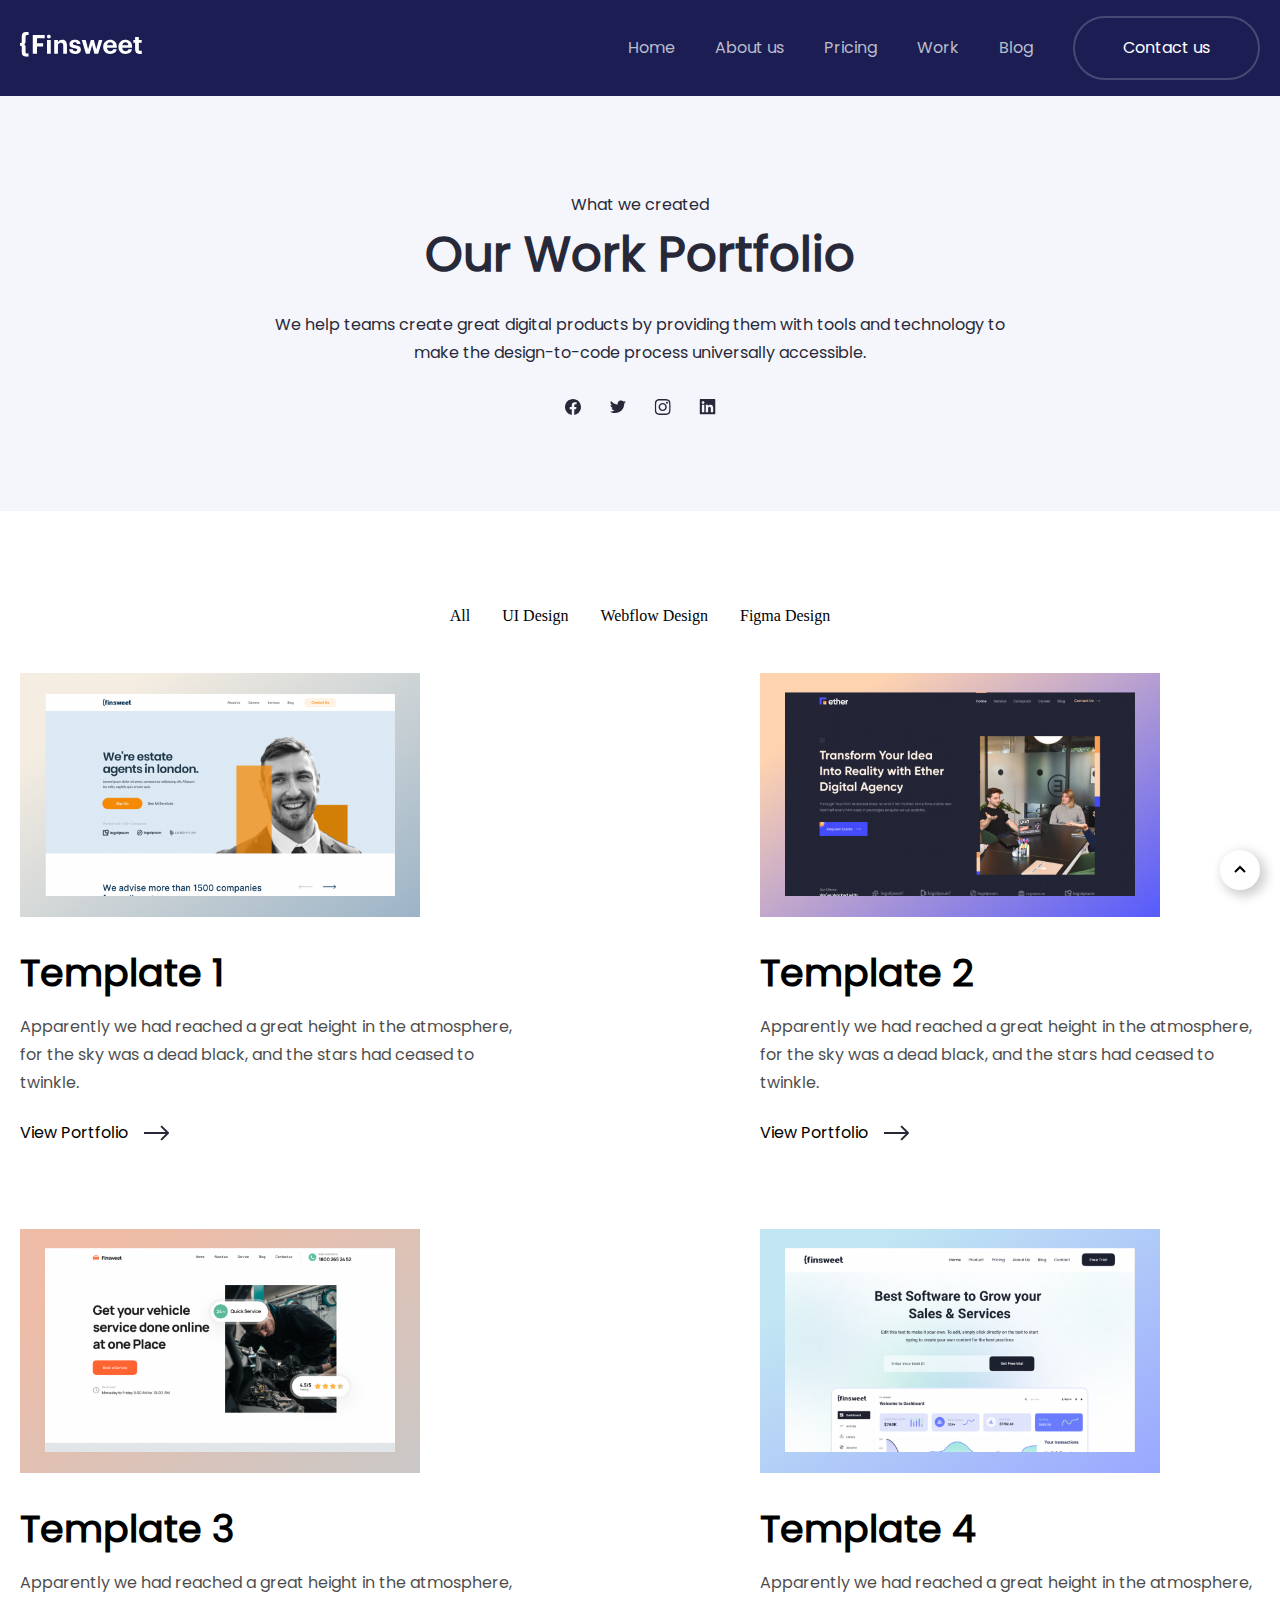
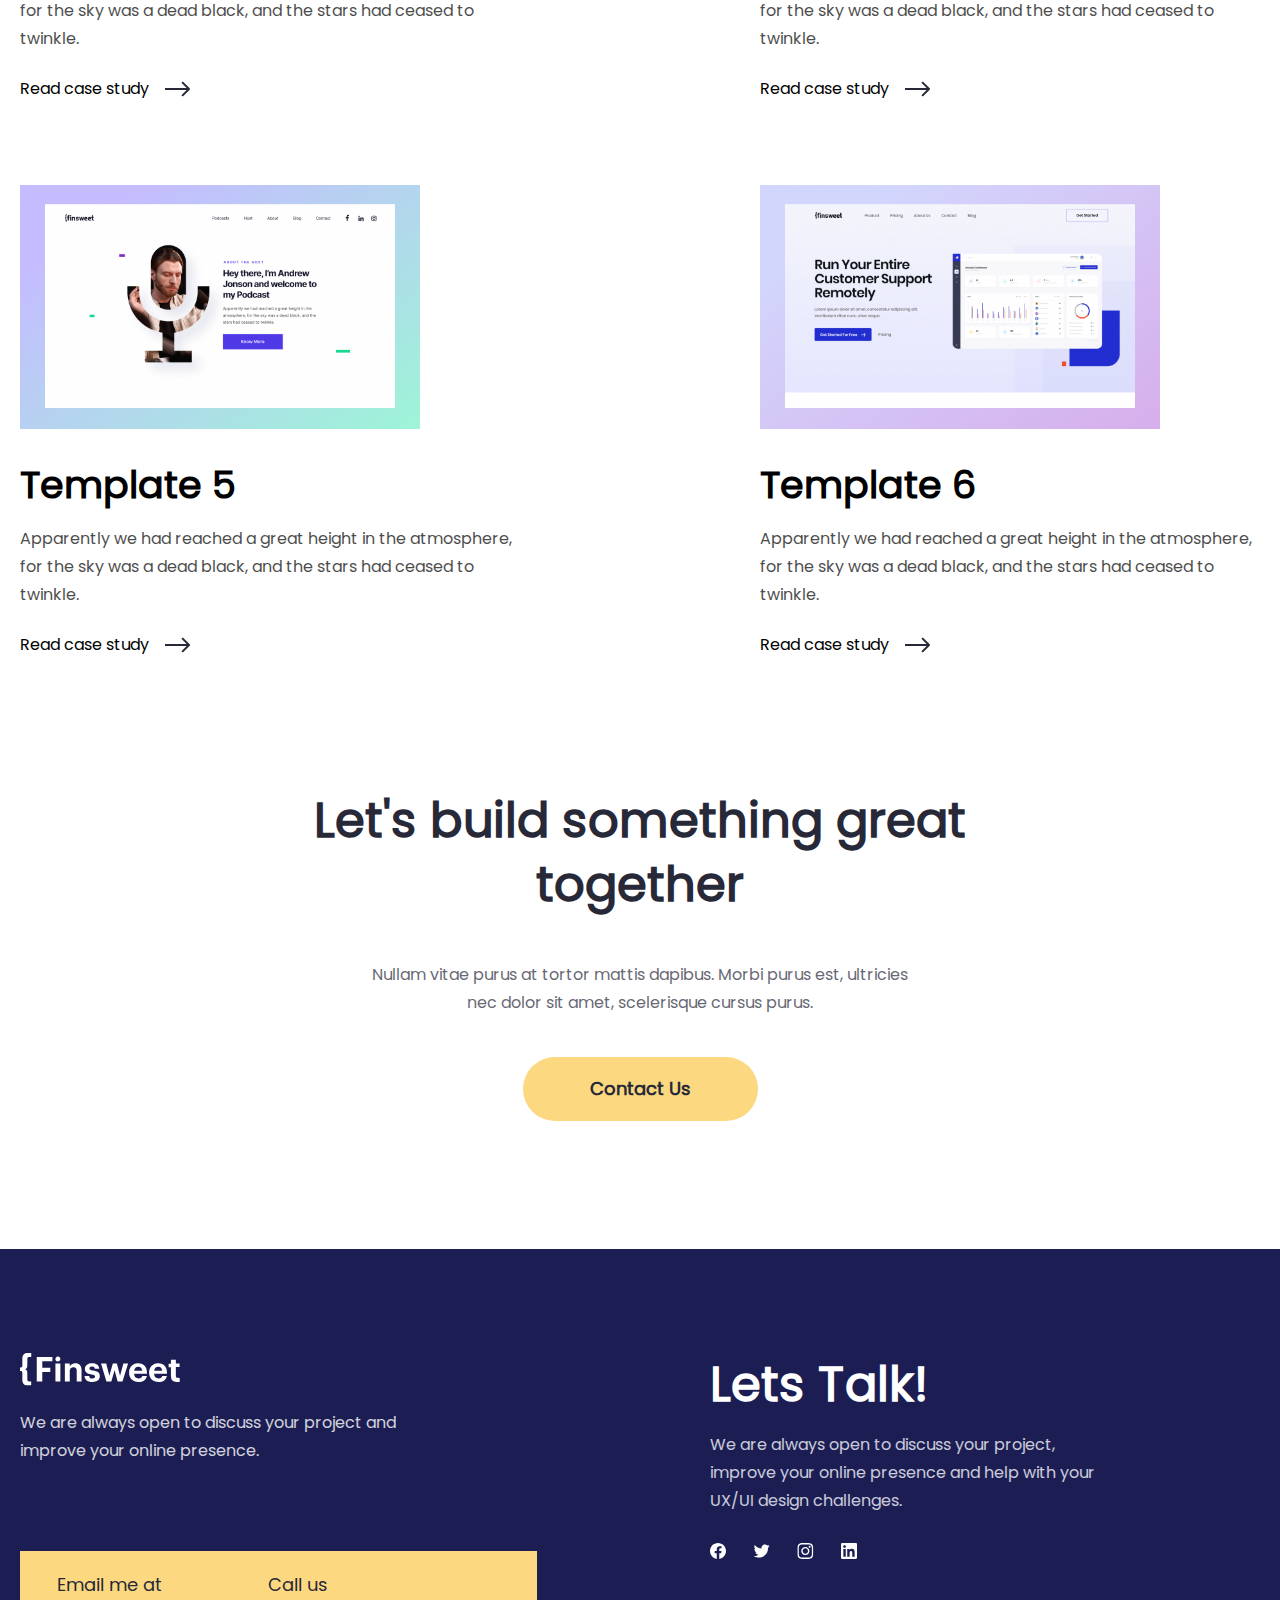
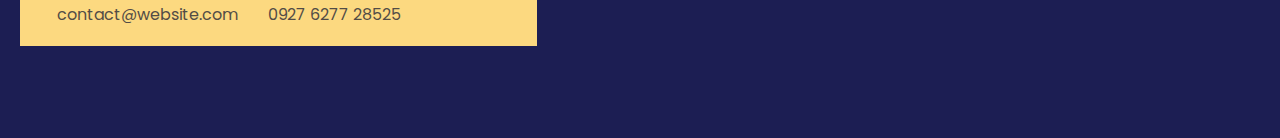
<file: pages/work.html>
<!DOCTYPE html>
<html lang="en">
  <head>
    <meta charset="UTF-8" />
    <meta name="viewport" content="width=device-width, initial-scale=1.0" />
    <title>Work</title>
    <link rel="stylesheet" href="../scss/style.css" />
    <link
      rel="icon"
      type="image/png"
      href="https://static.figma.com/app/icon/1/favicon.png"
    />
  </head>
  <body class="work">
    <header>
      <div class="container">
        <nav class="nav" id="navbar">
          <a href="#">
            <img src="../images/header logo.svg" alt="Logo" />
          </a>
          <ul class="nav-items" id="navbar-responsive">
            <li>
              <a href="../index.html">Home</a>
            </li>
            <li>
              <a href="../pages/about.html">About us</a>
            </li>
            <li>
              <a href="../pages/pricing.html">Pricing </a>
            </li>
            <li>
              <a href="../pages/work.html">Work</a>
            </li>
            <li>
              <a href="../pages/blog.html">Blog</a>
            </li>
            <li>
              <a href="../pages/about.html">
                <button>Contact us</button>
              </a>
            </li>
          </ul>
          <button class="menu-btn" id="menu-btn">
            <span class="line"></span>
            <span class="line"></span>
            <span class="line"></span>
          </button>
        </nav>
      </div>
    </header>

    <main>
      <section class="portfolio">
        <div class="container">
          <div class="portfolio-contents">
            <p>What we created</p>
            <h1>Our Work Portfolio</h1>
            <p>
              We help teams create great digital products by providing them with
              tools and technology to make the design-to-code process
              universally accessible.
            </p>
            <div class="work-svg">
              <svg
                xmlns="http://www.w3.org/2000/svg"
                width="16"
                height="16"
                viewBox="0 0 16 16"
                fill="none"
              >
                <g clip-path="url(#clip0_714_467)">
                  <path
                    d="M16 8C16 3.58172 12.4183 0 8 0C3.58172 0 0 3.58172 0 8C0 11.993 2.92547 15.3027 6.75 15.9028V10.3125H4.71875V8H6.75V6.2375C6.75 4.2325 7.94438 3.125 9.77172 3.125C10.6467 3.125 11.5625 3.28125 11.5625 3.28125V5.25H10.5538C9.56 5.25 9.25 5.86672 9.25 6.5V8H11.4688L11.1141 10.3125H9.25V15.9028C13.0745 15.3027 16 11.993 16 8Z"
                    fill="#282938"
                  />
                </g>
                <defs>
                  <clipPath id="clip0_714_467">
                    <rect width="16" height="16" fill="white" />
                  </clipPath>
                </defs>
              </svg>
              <svg
                xmlns="http://www.w3.org/2000/svg"
                width="17"
                height="16"
                viewBox="0 0 17 16"
                fill="none"
              >
                <g clip-path="url(#clip0_714_469)">
                  <path
                    d="M5.87719 14.1105C11.9134 14.1105 15.2159 9.24255 15.2159 5.02241C15.2159 4.88556 15.2128 4.74567 15.2066 4.60882C15.849 4.15669 16.4034 3.59667 16.8438 2.95507C16.2454 3.21412 15.6102 3.38331 14.9597 3.45685C15.6446 3.05732 16.1574 2.42968 16.4031 1.69027C15.7588 2.06188 15.0541 2.32402 14.3194 2.46545C13.8243 1.95354 13.1697 1.61459 12.4569 1.50101C11.744 1.38744 11.0125 1.50555 10.3756 1.83711C9.73861 2.16866 9.23162 2.69517 8.93298 3.33525C8.63435 3.97533 8.5607 4.69333 8.72344 5.37822C7.41875 5.31451 6.14237 4.98468 4.97707 4.41013C3.81177 3.83557 2.78355 3.02912 1.95906 2.04304C1.54002 2.74613 1.41179 3.57811 1.60044 4.3699C1.78909 5.16169 2.28046 5.85387 2.97469 6.30576C2.4535 6.28966 1.94373 6.1531 1.4875 5.90737V5.94691C1.48703 6.68475 1.74915 7.39997 2.22929 7.97101C2.70943 8.54205 3.37797 8.93365 4.12125 9.07925C3.63845 9.2078 3.13174 9.22653 2.64031 9.13399C2.85005 9.76853 3.25813 10.3235 3.8076 10.7215C4.35706 11.1195 5.0205 11.3406 5.70531 11.354C4.5427 12.2427 3.10653 12.7248 1.62813 12.7225C1.36594 12.7221 1.10402 12.7065 0.84375 12.6757C2.34565 13.6133 4.09277 14.1114 5.87719 14.1105Z"
                    fill="#282938"
                  />
                </g>
                <defs>
                  <clipPath id="clip0_714_469">
                    <rect
                      width="16"
                      height="15.5705"
                      fill="white"
                      transform="translate(0.84375)"
                    />
                  </clipPath>
                </defs>
              </svg>
              <svg
                xmlns="http://www.w3.org/2000/svg"
                width="17"
                height="16"
                viewBox="0 0 17 16"
                fill="none"
              >
                <g clip-path="url(#clip0_714_471)">
                  <path
                    d="M8.6875 1.44062C10.825 1.44062 11.0781 1.45 11.9188 1.4875C12.7 1.52187 13.1219 1.65313 13.4031 1.7625C13.775 1.90625 14.0438 2.08125 14.3219 2.35938C14.6031 2.64062 14.775 2.90625 14.9188 3.27813C15.0281 3.55938 15.1594 3.98438 15.1938 4.7625C15.2313 5.60625 15.2406 5.85938 15.2406 7.99375C15.2406 10.1313 15.2313 10.3844 15.1938 11.225C15.1594 12.0063 15.0281 12.4281 14.9188 12.7094C14.775 13.0813 14.6 13.35 14.3219 13.6281C14.0406 13.9094 13.775 14.0813 13.4031 14.225C13.1219 14.3344 12.6969 14.4656 11.9188 14.5C11.075 14.5375 10.8219 14.5469 8.6875 14.5469C6.55 14.5469 6.29688 14.5375 5.45625 14.5C4.675 14.4656 4.25313 14.3344 3.97188 14.225C3.6 14.0813 3.33125 13.9063 3.05313 13.6281C2.77188 13.3469 2.6 13.0813 2.45625 12.7094C2.34688 12.4281 2.21563 12.0031 2.18125 11.225C2.14375 10.3813 2.13438 10.1281 2.13438 7.99375C2.13438 5.85625 2.14375 5.60313 2.18125 4.7625C2.21563 3.98125 2.34688 3.55938 2.45625 3.27813C2.6 2.90625 2.775 2.6375 3.05313 2.35938C3.33438 2.07812 3.6 1.90625 3.97188 1.7625C4.25313 1.65313 4.67813 1.52187 5.45625 1.4875C6.29688 1.45 6.55 1.44062 8.6875 1.44062ZM8.6875 0C6.51563 0 6.24375 0.009375 5.39063 0.046875C4.54063 0.084375 3.95625 0.221875 3.45 0.41875C2.92188 0.625 2.475 0.896875 2.03125 1.34375C1.58438 1.7875 1.3125 2.23438 1.10625 2.75938C0.909375 3.26875 0.771875 3.85 0.734375 4.7C0.696875 5.55625 0.6875 5.82812 0.6875 8C0.6875 10.1719 0.696875 10.4438 0.734375 11.2969C0.771875 12.1469 0.909375 12.7313 1.10625 13.2375C1.3125 13.7656 1.58438 14.2125 2.03125 14.6562C2.475 15.1 2.92188 15.375 3.44688 15.5781C3.95625 15.775 4.5375 15.9125 5.3875 15.95C6.24063 15.9875 6.5125 15.9969 8.68438 15.9969C10.8563 15.9969 11.1281 15.9875 11.9813 15.95C12.8313 15.9125 13.4156 15.775 13.9219 15.5781C14.4469 15.375 14.8938 15.1 15.3375 14.6562C15.7813 14.2125 16.0563 13.7656 16.2594 13.2406C16.4563 12.7313 16.5938 12.15 16.6313 11.3C16.6688 10.4469 16.6781 10.175 16.6781 8.00313C16.6781 5.83125 16.6688 5.55938 16.6313 4.70625C16.5938 3.85625 16.4563 3.27188 16.2594 2.76562C16.0625 2.23438 15.7906 1.7875 15.3438 1.34375C14.9 0.9 14.4531 0.625 13.9281 0.421875C13.4188 0.225 12.8375 0.0875 11.9875 0.05C11.1313 0.009375 10.8594 0 8.6875 0Z"
                    fill="#282938"
                  />
                  <path
                    d="M8.6875 3.89062C6.41875 3.89062 4.57812 5.73125 4.57812 8C4.57812 10.2688 6.41875 12.1094 8.6875 12.1094C10.9563 12.1094 12.7969 10.2688 12.7969 8C12.7969 5.73125 10.9563 3.89062 8.6875 3.89062ZM8.6875 10.6656C7.21563 10.6656 6.02187 9.47188 6.02187 8C6.02187 6.52813 7.21563 5.33437 8.6875 5.33437C10.1594 5.33437 11.3531 6.52813 11.3531 8C11.3531 9.47188 10.1594 10.6656 8.6875 10.6656Z"
                    fill="#282938"
                  />
                  <path
                    d="M13.9187 3.72793C13.9187 4.25918 13.4875 4.68731 12.9594 4.68731C12.4281 4.68731 12 4.25606 12 3.72793C12 3.19668 12.4313 2.76855 12.9594 2.76855C13.4875 2.76855 13.9187 3.19981 13.9187 3.72793Z"
                    fill="#282938"
                  />
                </g>
                <defs>
                  <clipPath id="clip0_714_471">
                    <rect
                      width="16"
                      height="16"
                      fill="white"
                      transform="translate(0.6875)"
                    />
                  </clipPath>
                </defs>
              </svg>
              <svg
                xmlns="http://www.w3.org/2000/svg"
                width="17"
                height="16"
                viewBox="0 0 17 16"
                fill="none"
              >
                <g clip-path="url(#clip0_714_476)">
                  <path
                    d="M15.3469 0H1.7125C1.05937 0 0.53125 0.501783 0.53125 1.12217V14.4453C0.53125 15.0656 1.05937 15.5705 1.7125 15.5705H15.3469C16 15.5705 16.5312 15.0656 16.5312 14.4483V1.12217C16.5312 0.501783 16 0 15.3469 0ZM5.27812 13.2683H2.90313V5.83588H5.27812V13.2683ZM4.09063 4.8232C3.32813 4.8232 2.7125 4.2241 2.7125 3.48511C2.7125 2.74612 3.32813 2.14702 4.09063 2.14702C4.85 2.14702 5.46562 2.74612 5.46562 3.48511C5.46562 4.22106 4.85 4.8232 4.09063 4.8232ZM14.1656 13.2683H11.7937V9.65551C11.7937 8.79488 11.7781 7.68488 10.5594 7.68488C9.325 7.68488 9.1375 8.62458 9.1375 9.59469V13.2683H6.76875V5.83588H9.04375V6.85161H9.075C9.39062 6.26772 10.1656 5.65038 11.3188 5.65038C13.7219 5.65038 14.1656 7.18918 14.1656 9.19022V13.2683Z"
                    fill="#282938"
                  />
                </g>
                <defs>
                  <clipPath id="clip0_714_476">
                    <rect
                      width="16"
                      height="15.5705"
                      fill="white"
                      transform="translate(0.53125)"
                    />
                  </clipPath>
                </defs>
              </svg>
            </div>
          </div>
        </div>
      </section>
      <section class="template">
        <div class="container">
          <div class="template-contents">
            <div class="template-items">
              <p>All</p>
              <p>UI Design</p>
              <p>Webflow Design</p>
              <p>Figma Design</p>
            </div>
            <div class="cards">
              <div class="card">
                <img src="../images/Cover-1.png" alt="sites" />
                <h3>Template 1</h3>
                <p>
                  Apparently we had reached a great height in the atmosphere,
                  for the sky was a dead black, and the stars had ceased to
                  twinkle.
                </p>
                <div class="h4-svg">
                  <h4>View Portfolio</h4>
                  <svg
                    xmlns="http://www.w3.org/2000/svg"
                    width="25"
                    height="16"
                    viewBox="0 0 25 16"
                    fill="none"
                  >
                    <path
                      d="M24.7071 8.7071C25.0976 8.31658 25.0976 7.68342 24.7071 7.29289L18.3431 0.928931C17.9526 0.538406 17.3195 0.538406 16.9289 0.928931C16.5384 1.31946 16.5384 1.95262 16.9289 2.34314L22.5858 8L16.9289 13.6569C16.5384 14.0474 16.5384 14.6805 16.9289 15.0711C17.3195 15.4616 17.9526 15.4616 18.3431 15.0711L24.7071 8.7071ZM8.74228e-08 9L24 9L24 7L-8.74228e-08 7L8.74228e-08 9Z"
                      fill="#282938"
                    />
                  </svg>
                </div>
              </div>
              <div class="card">
                <img src="../images/Cover-2.png" alt="sites" />
                <h3>Template 2</h3>
                <p>
                  Apparently we had reached a great height in the atmosphere,
                  for the sky was a dead black, and the stars had ceased to
                  twinkle.
                </p>
                <div class="h4-svg">
                  <h4>View Portfolio</h4>
                  <svg
                    xmlns="http://www.w3.org/2000/svg"
                    width="25"
                    height="16"
                    viewBox="0 0 25 16"
                    fill="none"
                  >
                    <path
                      d="M24.7071 8.7071C25.0976 8.31658 25.0976 7.68342 24.7071 7.29289L18.3431 0.928931C17.9526 0.538406 17.3195 0.538406 16.9289 0.928931C16.5384 1.31946 16.5384 1.95262 16.9289 2.34314L22.5858 8L16.9289 13.6569C16.5384 14.0474 16.5384 14.6805 16.9289 15.0711C17.3195 15.4616 17.9526 15.4616 18.3431 15.0711L24.7071 8.7071ZM8.74228e-08 9L24 9L24 7L-8.74228e-08 7L8.74228e-08 9Z"
                      fill="#282938"
                    />
                  </svg>
                </div>
              </div>
              <div class="card">
                <img src="../images/Cover-3.png" alt="sites" />
                <h3>Template 3</h3>
                <p>
                  Apparently we had reached a great height in the atmosphere,
                  for the sky was a dead black, and the stars had ceased to
                  twinkle.
                </p>
                <div class="h4-svg">
                  <h4>Read case study</h4>
                  <svg
                    xmlns="http://www.w3.org/2000/svg"
                    width="25"
                    height="16"
                    viewBox="0 0 25 16"
                    fill="none"
                  >
                    <path
                      d="M24.7071 8.7071C25.0976 8.31658 25.0976 7.68342 24.7071 7.29289L18.3431 0.928931C17.9526 0.538406 17.3195 0.538406 16.9289 0.928931C16.5384 1.31946 16.5384 1.95262 16.9289 2.34314L22.5858 8L16.9289 13.6569C16.5384 14.0474 16.5384 14.6805 16.9289 15.0711C17.3195 15.4616 17.9526 15.4616 18.3431 15.0711L24.7071 8.7071ZM8.74228e-08 9L24 9L24 7L-8.74228e-08 7L8.74228e-08 9Z"
                      fill="#282938"
                    />
                  </svg>
                </div>
              </div>
              <div class="card">
                <img src="../images/Cover-4.png" alt="sites" />
                <h3>Template 4</h3>
                <p>
                  Apparently we had reached a great height in the atmosphere,
                  for the sky was a dead black, and the stars had ceased to
                  twinkle.
                </p>
                <div class="h4-svg">
                  <h4>Read case study</h4>
                  <svg
                    xmlns="http://www.w3.org/2000/svg"
                    width="25"
                    height="16"
                    viewBox="0 0 25 16"
                    fill="none"
                  >
                    <path
                      d="M24.7071 8.7071C25.0976 8.31658 25.0976 7.68342 24.7071 7.29289L18.3431 0.928931C17.9526 0.538406 17.3195 0.538406 16.9289 0.928931C16.5384 1.31946 16.5384 1.95262 16.9289 2.34314L22.5858 8L16.9289 13.6569C16.5384 14.0474 16.5384 14.6805 16.9289 15.0711C17.3195 15.4616 17.9526 15.4616 18.3431 15.0711L24.7071 8.7071ZM8.74228e-08 9L24 9L24 7L-8.74228e-08 7L8.74228e-08 9Z"
                      fill="#282938"
                    />
                  </svg>
                </div>
              </div>
              <div class="card">
                <img src="../images/Cover-5.png" alt="sites" />
                <h3>Template 5</h3>
                <p>
                  Apparently we had reached a great height in the atmosphere,
                  for the sky was a dead black, and the stars had ceased to
                  twinkle.
                </p>
                <div class="h4-svg">
                  <h4>Read case study</h4>
                  <svg
                    xmlns="http://www.w3.org/2000/svg"
                    width="25"
                    height="16"
                    viewBox="0 0 25 16"
                    fill="none"
                  >
                    <path
                      d="M24.7071 8.7071C25.0976 8.31658 25.0976 7.68342 24.7071 7.29289L18.3431 0.928931C17.9526 0.538406 17.3195 0.538406 16.9289 0.928931C16.5384 1.31946 16.5384 1.95262 16.9289 2.34314L22.5858 8L16.9289 13.6569C16.5384 14.0474 16.5384 14.6805 16.9289 15.0711C17.3195 15.4616 17.9526 15.4616 18.3431 15.0711L24.7071 8.7071ZM8.74228e-08 9L24 9L24 7L-8.74228e-08 7L8.74228e-08 9Z"
                      fill="#282938"
                    />
                  </svg>
                </div>
              </div>
              <div class="card">
                <img src="../images/Cover-6.png" alt="sites" />
                <h3>Template 6</h3>
                <p>
                  Apparently we had reached a great height in the atmosphere,
                  for the sky was a dead black, and the stars had ceased to
                  twinkle.
                </p>
                <div class="h4-svg">
                  <h4>Read case study</h4>
                  <svg
                    xmlns="http://www.w3.org/2000/svg"
                    width="25"
                    height="16"
                    viewBox="0 0 25 16"
                    fill="none"
                  >
                    <path
                      d="M24.7071 8.7071C25.0976 8.31658 25.0976 7.68342 24.7071 7.29289L18.3431 0.928931C17.9526 0.538406 17.3195 0.538406 16.9289 0.928931C16.5384 1.31946 16.5384 1.95262 16.9289 2.34314L22.5858 8L16.9289 13.6569C16.5384 14.0474 16.5384 14.6805 16.9289 15.0711C17.3195 15.4616 17.9526 15.4616 18.3431 15.0711L24.7071 8.7071ZM8.74228e-08 9L24 9L24 7L-8.74228e-08 7L8.74228e-08 9Z"
                      fill="#282938"
                    />
                  </svg>
                </div>
              </div>
            </div>
          </div>
        </div>
      </section>
      <section class="end">
        <div class="container">
          <div class="end-contents">
            <h1>Let's build something great together</h1>
            <p>
              Nullam vitae purus at tortor mattis dapibus. Morbi purus est,
              ultricies nec dolor sit amet, scelerisque cursus purus.
            </p>
            <button class="btn">Contact Us</button>
          </div>
        </div>
      </section>
    </main>

    <footer>
      <section id="footer">
        <div class="container">
          <div class="footer-content">
            <div class="left-content">
              <img src="../images/header logo.svg" alt="Logo" />
              <p>
                We are always open to discuss your project and improve your
                online presence.
              </p>
              <div class="call">
                <div class="card">
                  <h3>Email me at</h3>
                  <p>contact@website.com</p>
                </div>
                <div class="card">
                  <h3>Call us</h3>
                  <p>0927 6277 28525</p>
                </div>
              </div>
            </div>
            <div class="right-content">
              <h1>Lets Talk!</h1>
              <p>
                We are always open to discuss your project, improve your online
                presence and help with your UX/UI design challenges.
              </p>
              <div class="card">
                <svg
                  xmlns="http://www.w3.org/2000/svg"
                  width="16"
                  height="16"
                  viewBox="0 0 16 16"
                  fill="none"
                >
                  <g clip-path="url(#clip0_7467_148)">
                    <path
                      d="M16 8C16 3.58172 12.4183 0 8 0C3.58172 0 0 3.58172 0 8C0 11.993 2.92547 15.3027 6.75 15.9028V10.3125H4.71875V8H6.75V6.2375C6.75 4.2325 7.94438 3.125 9.77172 3.125C10.6467 3.125 11.5625 3.28125 11.5625 3.28125V5.25H10.5538C9.56 5.25 9.25 5.86672 9.25 6.5V8H11.4688L11.1141 10.3125H9.25V15.9028C13.0745 15.3027 16 11.993 16 8Z"
                      fill="white"
                    />
                  </g>
                  <defs>
                    <clipPath id="clip0_7467_148">
                      <rect width="16" height="16" fill="white" />
                    </clipPath>
                  </defs>
                </svg>
                <svg
                  xmlns="http://www.w3.org/2000/svg"
                  width="17"
                  height="16"
                  viewBox="0 0 17 16"
                  fill="none"
                >
                  <g clip-path="url(#clip0_7467_150)">
                    <path
                      d="M5.69945 14.5005C11.7357 14.5005 15.0382 9.49829 15.0382 5.16173C15.0382 5.0211 15.0351 4.87735 15.0288 4.73673C15.6713 4.27213 16.2257 3.69666 16.666 3.03735C16.0677 3.30356 15.4324 3.47741 14.782 3.55298C15.4669 3.14243 15.9797 2.49747 16.2254 1.73767C15.5811 2.11953 14.8764 2.3889 14.1416 2.53423C13.6466 2.0082 12.992 1.6599 12.2791 1.54319C11.5663 1.42648 10.8348 1.54786 10.1978 1.88855C9.56088 2.22925 9.05388 2.77029 8.75525 3.42803C8.45661 4.08577 8.38297 4.82357 8.5457 5.52735C7.24101 5.46188 5.96464 5.12296 4.79934 4.53255C3.63403 3.94215 2.60581 3.11345 1.78133 2.10017C1.36228 2.82265 1.23405 3.67759 1.4227 4.49122C1.61135 5.30485 2.10272 6.01612 2.79695 6.48048C2.27577 6.46393 1.766 6.32361 1.30977 6.0711V6.11173C1.3093 6.86992 1.57141 7.60488 2.05156 8.19167C2.5317 8.77846 3.20023 9.18086 3.94352 9.33048C3.46072 9.46257 2.954 9.48182 2.46258 9.38673C2.67232 10.0388 3.0804 10.6091 3.62986 11.018C4.17933 11.427 4.84276 11.6542 5.52758 11.668C4.36497 12.5812 2.9288 13.0766 1.45039 13.0742C1.18821 13.0738 0.926282 13.0578 0.666016 13.0261C2.16792 13.9897 3.91504 14.5014 5.69945 14.5005Z"
                      fill="white"
                    />
                  </g>
                  <defs>
                    <clipPath id="clip0_7467_150">
                      <rect
                        width="16"
                        height="16"
                        fill="white"
                        transform="translate(0.666016)"
                      />
                    </clipPath>
                  </defs>
                </svg>
                <svg
                  xmlns="http://www.w3.org/2000/svg"
                  width="17"
                  height="16"
                  viewBox="0 0 17 16"
                  fill="none"
                >
                  <g clip-path="url(#clip0_7467_152)">
                    <path
                      d="M8.33399 1.44062C10.4715 1.44062 10.7246 1.45 11.5652 1.4875C12.3465 1.52187 12.7684 1.65313 13.0496 1.7625C13.4215 1.90625 13.6902 2.08125 13.9684 2.35938C14.2496 2.64062 14.4215 2.90625 14.5652 3.27813C14.6746 3.55938 14.8059 3.98438 14.8402 4.7625C14.8777 5.60625 14.8871 5.85938 14.8871 7.99375C14.8871 10.1313 14.8777 10.3844 14.8402 11.225C14.8059 12.0063 14.6746 12.4281 14.5652 12.7094C14.4215 13.0813 14.2465 13.35 13.9684 13.6281C13.6871 13.9094 13.4215 14.0813 13.0496 14.225C12.7684 14.3344 12.3434 14.4656 11.5652 14.5C10.7215 14.5375 10.4684 14.5469 8.33399 14.5469C6.19649 14.5469 5.94336 14.5375 5.10274 14.5C4.32148 14.4656 3.89961 14.3344 3.61836 14.225C3.24648 14.0813 2.97773 13.9063 2.69961 13.6281C2.41836 13.3469 2.24648 13.0813 2.10273 12.7094C1.99336 12.4281 1.86211 12.0031 1.82773 11.225C1.79023 10.3813 1.78086 10.1281 1.78086 7.99375C1.78086 5.85625 1.79023 5.60313 1.82773 4.7625C1.86211 3.98125 1.99336 3.55938 2.10273 3.27813C2.24648 2.90625 2.42148 2.6375 2.69961 2.35938C2.98086 2.07812 3.24648 1.90625 3.61836 1.7625C3.89961 1.65313 4.32461 1.52187 5.10274 1.4875C5.94336 1.45 6.19649 1.44062 8.33399 1.44062ZM8.33399 0C6.16211 0 5.89023 0.009375 5.03711 0.046875C4.18711 0.084375 3.60273 0.221875 3.09648 0.41875C2.56836 0.625 2.12148 0.896875 1.67773 1.34375C1.23086 1.7875 0.958984 2.23438 0.752734 2.75938C0.555859 3.26875 0.418359 3.85 0.380859 4.7C0.343359 5.55625 0.333984 5.82812 0.333984 8C0.333984 10.1719 0.343359 10.4438 0.380859 11.2969C0.418359 12.1469 0.555859 12.7313 0.752734 13.2375C0.958984 13.7656 1.23086 14.2125 1.67773 14.6562C2.12148 15.1 2.56836 15.375 3.09336 15.5781C3.60273 15.775 4.18398 15.9125 5.03398 15.95C5.88711 15.9875 6.15898 15.9969 8.33086 15.9969C10.5027 15.9969 10.7746 15.9875 11.6277 15.95C12.4777 15.9125 13.0621 15.775 13.5684 15.5781C14.0934 15.375 14.5402 15.1 14.984 14.6562C15.4277 14.2125 15.7027 13.7656 15.9059 13.2406C16.1027 12.7313 16.2402 12.15 16.2777 11.3C16.3152 10.4469 16.3246 10.175 16.3246 8.00313C16.3246 5.83125 16.3152 5.55938 16.2777 4.70625C16.2402 3.85625 16.1027 3.27188 15.9059 2.76562C15.709 2.23438 15.4371 1.7875 14.9902 1.34375C14.5465 0.9 14.0996 0.625 13.5746 0.421875C13.0652 0.225 12.484 0.0875 11.634 0.05C10.7777 0.009375 10.5059 0 8.33399 0Z"
                      fill="white"
                    />
                    <path
                      d="M8.33398 3.89062C6.06523 3.89062 4.22461 5.73125 4.22461 8C4.22461 10.2688 6.06523 12.1094 8.33398 12.1094C10.6027 12.1094 12.4434 10.2688 12.4434 8C12.4434 5.73125 10.6027 3.89062 8.33398 3.89062ZM8.33398 10.6656C6.86211 10.6656 5.66836 9.47188 5.66836 8C5.66836 6.52813 6.86211 5.33437 8.33398 5.33437C9.80586 5.33437 10.9996 6.52813 10.9996 8C10.9996 9.47188 9.80586 10.6656 8.33398 10.6656Z"
                      fill="white"
                    />
                    <path
                      d="M13.5652 3.72793C13.5652 4.25918 13.134 4.68731 12.6059 4.68731C12.0746 4.68731 11.6465 4.25606 11.6465 3.72793C11.6465 3.19668 12.0777 2.76855 12.6059 2.76855C13.134 2.76855 13.5652 3.19981 13.5652 3.72793Z"
                      fill="white"
                    />
                  </g>
                  <defs>
                    <clipPath id="clip0_7467_152">
                      <rect
                        width="16"
                        height="16"
                        fill="white"
                        transform="translate(0.333984)"
                      />
                    </clipPath>
                  </defs>
                </svg>
                <svg
                  xmlns="http://www.w3.org/2000/svg"
                  width="16"
                  height="16"
                  viewBox="0 0 16 16"
                  fill="none"
                >
                  <g clip-path="url(#clip0_7467_157)">
                    <path
                      d="M14.8156 0H1.18125C0.528125 0 0 0.515625 0 1.15313V14.8438C0 15.4813 0.528125 16 1.18125 16H14.8156C15.4688 16 16 15.4813 16 14.8469V1.15313C16 0.515625 15.4688 0 14.8156 0ZM4.74687 13.6344H2.37188V5.99687H4.74687V13.6344ZM3.55938 4.95625C2.79688 4.95625 2.18125 4.34062 2.18125 3.58125C2.18125 2.82188 2.79688 2.20625 3.55938 2.20625C4.31875 2.20625 4.93437 2.82188 4.93437 3.58125C4.93437 4.3375 4.31875 4.95625 3.55938 4.95625ZM13.6344 13.6344H11.2625V9.92188C11.2625 9.0375 11.2469 7.89687 10.0281 7.89687C8.79375 7.89687 8.60625 8.8625 8.60625 9.85938V13.6344H6.2375V5.99687H8.5125V7.04063H8.54375C8.85938 6.44063 9.63438 5.80625 10.7875 5.80625C13.1906 5.80625 13.6344 7.3875 13.6344 9.44375V13.6344Z"
                      fill="white"
                    />
                  </g>
                  <defs>
                    <clipPath id="clip0_7467_157">
                      <rect width="16" height="16" fill="white" />
                    </clipPath>
                  </defs>
                </svg>
              </div>
            </div>
          </div>
        </div>
      </section>
    </footer>
    <a href="#" id="backtop" style="bottom: 10px">
      <svg
        xmlns="http://www.w3.org/2000/svg"
        width="24"
        height="24"
        viewBox="0 0 24 24"
      >
        <path
          d="m6.293 13.293 1.414 1.414L12 10.414l4.293 4.293 1.414-1.414L12 7.586z"
        ></path>
      </svg>
    </a>
    <script src="../js/main.js"></script>
  </body>
</html>
</file>
<file: scss/style.css>
.container {
  margin: 0 auto;
  padding: 0 20px;
  max-width: 1320px;
}

@font-face {
  font-family: Poppins;
  src: url(../../fonts/Poppins-Regular.ttf);
}
footer {
  background: #1c1e53;
  font-family: Poppins, sans-serif;
}
footer .footer-content {
  display: grid;
  grid-template-columns: 1.2fr 1fr;
  gap: 30px;
  padding-top: 104px;
  padding-bottom: 92px;
}
footer .footer-content .left-content {
  display: flex;
  flex-direction: column;
}
footer .footer-content .left-content img {
  width: 160px;
}
footer .footer-content .left-content p {
  color: var(--White, #fff);
  font-size: 16px;
  font-weight: 500;
  line-height: 28px;
  margin: 23px 0 86px;
  max-width: 400px;
  opacity: 0.8;
}
footer .footer-content .left-content .call {
  background: var(--Yellow, #fcd980);
  padding: 18px 0 17px 37px;
  display: flex;
  gap: 30px;
  max-width: 517px;
}
footer .footer-content .left-content .call .card h3 {
  color: var(--Dark-blue, #282938);
  font-size: 18px;
  font-weight: 500;
  line-height: 32px;
}
footer .footer-content .left-content .call .card p {
  color: var(--Dark-blue, #282938);
  font-size: 16px;
  font-weight: 400;
  line-height: 28px;
  opacity: 0.8;
  margin: 0;
}
footer .footer-content .right-content h1 {
  color: #fff;
  font-size: 48px;
  font-weight: 600;
  line-height: 64px;
}
footer .footer-content .right-content p {
  color: var(--Grey, #f4f6fc);
  font-size: 16px;
  font-weight: 400;
  line-height: 28px;
  opacity: 0.8;
  max-width: 400px;
  margin-top: 14px;
  margin-bottom: 28px;
}
footer .footer-content .right-content .card {
  display: flex;
  gap: 27px;
}
@media (max-width: 830px) {
  footer .footer-content {
    grid-template-columns: 1fr;
    place-items: center;
    padding: 70px 0;
  }
  footer .footer-content .left-content p {
    margin-bottom: 40px;
  }
}
@media (max-width: 450px) {
  footer p {
    font-size: 12px !important;
  }
  footer h1 {
    font-size: 30px !important;
  }
  footer h3 {
    font-size: 16px !important;
  }
}
@media (max-width: 380px) {
  footer .footer-content .left-content .call {
    flex-direction: column;
    padding: 30px;
    gap: 10px;
  }
}

@font-face {
  font-family: Poppins;
  src: url(../../fonts/Poppins-Regular.ttf);
}
header {
  position: fixed;
  top: 0;
  left: 0;
  right: 0;
  z-index: 100;
  background: #1c1e53;
  font-family: Poppins, sans-serif !important;
}
header .nav {
  display: flex;
  align-items: center;
  justify-content: space-between;
  padding: 16px 0;
  transition: all 0.5s linear;
}
header .nav ul {
  display: flex;
  align-items: center;
  gap: 40px;
}
header .nav ul li a {
  color: #bbbbcb;
  font-size: 16px;
  font-weight: 500;
  line-height: 28px;
  transition: all 0.5s linear;
}
header .nav ul li a:hover {
  color: var(--White, #fff);
}
header .nav ul li a button {
  color: var(--White, #fff);
  font-family: Poppins;
  font-size: 16px;
  font-style: normal;
  font-weight: 500;
  line-height: 28px;
  padding: 16px 48px;
  border-radius: 41px;
  border: 2px solid rgba(244, 246, 252, 0.2);
  cursor: pointer;
}
header .nav #navbar-responsive.open {
  left: 0;
}
header .nav .menu-btn {
  border: 0;
  background: transparent;
  cursor: pointer;
  display: flex;
  flex-direction: column;
  gap: 4px;
  display: none;
  padding: 19.5px 0;
}
header .nav .menu-btn span {
  display: block;
  width: 30px;
  height: 4px;
  background-color: #ffffff;
}
@media (max-width: 850px) {
  header .nav #navbar-responsive {
    position: fixed;
    top: 91px;
    bottom: 0;
    left: -100%;
    height: 100vh;
    width: 100%;
    flex-direction: column;
    justify-content: center;
    align-items: center;
    background-color: #1c1e53;
    transition: 0.5s;
  }
  header .nav .menu-btn {
    display: flex;
  }
}
header .navbar-shrink {
  padding: 8px 0;
}
header .navbar-shrink .menu-btn {
  padding: 10px 0;
}
header .navbar-shrink #navbar-responsive {
  top: 56px;
}

* {
  margin: 0;
  padding: 0;
  box-sizing: border-box;
  scroll-behavior: smooth;
}

.about-us .container {
  max-width: 1280px;
  margin: 0 auto;
}
.about-us .a {
  display: flex;
  align-items: center;
  justify-content: space-between;
  margin-top: 128px;
}
.about-us .a .a1 h2 {
  color: #282938;
  /* Label 01 */
  font-family: Poppins;
  font-size: 18px;
  font-style: normal;
  font-weight: 500;
  line-height: 32px; /* 177.778% */
}
.about-us .a .a1 h1 {
  color: #282938;
  /* Heading 1 */
  font-family: Poppins;
  font-size: 54px;
  font-style: normal;
  font-weight: 600;
  line-height: 74px; /* 137.037% */
  margin-top: 8px;
}
.about-us .a .a1 p {
  color: #282938;
  text-align: justify;
  margin-top: 31px;
  /* Body 1 */
  font-family: Poppins;
  font-size: 16px;
  font-style: normal;
  font-weight: 400;
  line-height: 28px; /* 175% */
  max-width: 484px;
}
.about-us .g {
  display: grid;
  grid-template-columns: repeat(2, 1fr);
  place-items: center;
  background: #f4f5f5;
  margin-top: 126px;
  gap: 20px;
}
.about-us .g .s1 h1 {
  color: #282938;
  /* Heading 3 */
  font-family: Poppins;
  font-size: 38px;
  font-style: normal;
  font-weight: 600;
  line-height: 56px; /* 147.368% */
  padding-top: 96px;
}
.about-us .g .s1 p {
  color: #282938;
  max-width: 515px;
  /* Body 1 */
  font-family: Poppins;
  font-size: 16px;
  font-style: normal;
  font-weight: 400;
  line-height: 28px; /* 175% */
  margin-top: 16px;
  margin-bottom: 96px;
}
.about-us .g .b1 h1 {
  color: #282938;
  /* Heading 3 */
  font-family: Poppins;
  font-size: 38px;
  font-style: normal;
  font-weight: 600;
  line-height: 56px; /* 147.368% */
  padding-top: 96px;
}
.about-us .g .b1 p {
  color: #282938;
  max-width: 515px;
  /* Body 1 */
  font-family: Poppins;
  font-size: 16px;
  font-style: normal;
  font-weight: 400;
  line-height: 28px; /* 175% */
  margin-top: 16px;
  margin-bottom: 96px;
}
.about-us .c img {
  width: 100%;
}
.about-us .d5 {
  background: #f4f6fc;
  margin-top: 128px;
}
.about-us .d {
  padding-top: 128px;
  color: #282938;
  text-align: center;
  /* Heading 2 */
  font-family: Poppins;
  font-size: 48px;
  font-style: normal;
  font-weight: 600;
  line-height: 64px; /* 133.333% */
}
.about-us .f1 {
  display: flex;
}
.about-us .d1 {
  display: flex;
  justify-content: center;
  gap: 32px;
  margin-top: 48px;
  padding-bottom: 128px;
}
.about-us .d2 {
  width: 296px;
  height: 344px;
  flex-shrink: 0;
  display: flex;
  flex-direction: column;
  justify-content: center;
  align-items: center;
}
.about-us .d2 h1 {
  color: #1d2130;
  margin-top: 30px;
  text-align: center;
  /* Heading 6 */
  font-family: Poppins;
  font-size: 24px;
  font-style: normal;
  font-weight: 500;
  line-height: 36px; /* 150% */
}
.about-us .d2 p {
  color: #1d2130;
  /* Body 1 */
  font-family: Poppins;
  font-size: 16px;
  font-style: normal;
  font-weight: 400;
  line-height: 28px; /* 175% */
}
.about-us .k6 {
  margin-top: -168px;
}
.about-us .k3 {
  margin-top: -35px;
}
.about-us .k4 {
  flex-shrink: 0;
  display: flex;
  flex-direction: column;
  justify-content: center;
  align-items: center;
}
.about-us .k4 h1 {
  color: #1d2130;
  margin-top: 30px;
  text-align: center;
  /* Heading 6 */
  font-family: Poppins;
  font-size: 24px;
  font-style: normal;
  font-weight: 500;
  line-height: 36px; /* 150% */
}
.about-us .k4 p {
  color: #1d2130;
  /* Body 1 */
  font-family: Poppins;
  font-size: 16px;
  font-style: normal;
  font-weight: 400;
  line-height: 28px; /* 175% */
}
.about-us #d5 {
  background: #f4f6fc;
}
.about-us #d5 .d5-content h1 {
  color: var(--Dark-blue, #282938);
  text-align: center;
  font-family: Poppins;
  font-size: 48px;
  font-style: normal;
  font-weight: 600;
  line-height: 64px; /* 133.333% */
  padding-top: 128px;
  padding-bottom: 48px;
}
.about-us #d5 .d5-content .cards {
  display: flex;
  justify-content: center;
  padding-bottom: 128px;
  flex-wrap: wrap;
  row-gap: 30px;
  -moz-column-gap: 10px;
       column-gap: 10px;
}
.about-us #d5 .d5-content .cards .card {
  max-width: 296px;
  display: flex;
  flex-direction: column;
  align-items: center;
  justify-content: center;
  padding: 48px 64px;
  background: #fff;
}
.about-us #d5 .d5-content .cards .card h2 {
  color: var(--b, #1d2130);
  text-align: center;
  /* Heading 6 */
  font-family: Poppins;
  font-size: 24px;
  font-style: normal;
  font-weight: 500;
  line-height: 36px; /* 150% */
  margin-top: 30px;
}
.about-us #d5 .d5-content .cards .card p {
  color: var(--b, #1d2130);
  /* Body 1 */
  font-family: Poppins;
  font-size: 16px;
  font-style: normal;
  font-weight: 400;
  line-height: 28px; /* 175% */
}
.about-us #backtop {
  text-decoration: none;
  font-size: 24px;
  font-weight: 900;
  background-color: rgb(255, 255, 255);
  box-shadow: 4px 4px 12px 2px rgba(0, 0, 0, 0.2);
  color: #333;
  width: 40px;
  height: 40px;
  display: flex;
  justify-content: center;
  align-items: center;
  border-radius: 50%;
  position: fixed;
  right: 20px;
  bottom: -50px;
  cursor: pointer;
  z-index: 99;
  transition: 0.6s;
}

@media (max-width: 1300px) {
  .a2 img {
    width: 95%;
    margin-top: 50px;
  }
  .k1 {
    flex-wrap: wrap;
    justify-content: center;
  }
}
@media (max-width: 1050px) {
  .a {
    display: flex;
    flex-direction: column;
    align-items: center;
  }
  .b {
    flex-wrap: wrap;
    justify-content: center;
  }
}
@media (max-width: 976px) {
  .about-page .hello {
    position: fixed;
    background: #1c1e53;
    width: 100%;
    height: 80px;
  }
  .about-page .hello nav .checkBtn {
    display: block;
    color: white;
    margin-right: -150%;
  }
  .about-page .hello nav ul {
    position: fixed;
    width: 100%;
    height: 100%;
    top: 80px;
    left: -100%;
    background-color: #1c1e53;
    text-align: center;
    transition: all 0.5s;
  }
  .about-page .hello nav ul li {
    display: block;
  }
  .about-page .hello nav #check:checked ~ ul {
    left: 0;
  }
  .about-page .wave {
    background: #1c1e53;
  }
  .about-page .wave .footer-col {
    display: flex;
    justify-content: center;
    align-items: center;
    flex-wrap: wrap;
    padding: 80px 0;
    gap: 80px;
    background: #1c1e53;
    flex-shrink: 0;
  }
}
@media (max-width: 768px) {
  .about-page .hello {
    position: fixed;
    background: #1c1e53;
    width: 100%;
    height: 80px;
  }
  .about-page .hello nav .checkBtn {
    display: block;
    color: white;
    margin-right: -90%;
  }
  .about-page .hello nav ul {
    position: fixed;
    width: 100%;
    height: 100%;
    top: 80px;
    left: -100%;
    background-color: #1c1e53;
    text-align: center;
    transition: all 0.5s;
  }
  .about-page .hello nav ul li {
    display: block;
  }
  .about-page .hello nav #check:checked ~ ul {
    left: 0;
  }
  .about-us .wave {
    background: #1c1e53;
  }
  .about-us .wave .footer-col {
    display: flex;
    justify-content: center;
    align-items: center;
    flex-wrap: wrap;
    padding: 80px 0;
    gap: 80px;
    background: #1c1e53;
    flex-shrink: 0;
  }
  .about-us .wave .f1 {
    display: flex;
  }
  .about-us .g {
    grid-template-columns: 1fr;
  }
  .about-us .g p {
    margin-bottom: 30px !important;
  }
}
@media (max-width: 505px) {
  #z {
    font-size: 24px;
  }
  #z1 {
    font-size: 12px;
  }
  #z2 {
    font-size: 44px;
  }
  #z3 {
    font-size: 13px;
  }
}
@media (max-width: 480px) {
  .about-page .hello {
    position: fixed;
    background: #1c1e53;
    width: 100%;
    height: 80px;
  }
  .about-page .hello nav .checkBtn {
    display: block;
    margin-right: -5%;
    color: white;
  }
  .about-page .hello nav ul {
    position: fixed;
    width: 100%;
    height: 100%;
    top: 80px;
    left: -100%;
    background-color: #1c1e53;
    text-align: center;
    transition: all 0.5s;
  }
  .about-page .hello nav ul li {
    display: block;
  }
  .about-page .hello nav #check:checked ~ ul {
    left: 0;
  }
  .about-page .wave {
    background: #1c1e53;
  }
  .about-page .wave .footer-col {
    display: flex;
    justify-content: center;
    align-items: center;
    flex-wrap: wrap;
    padding: 80px 0;
    height: 700px;
    gap: 80px;
    background: #1c1e53;
    flex-shrink: 0;
  }
}
@font-face {
  font-family: Poppins !important;
  src: url(../../fonts/Poppins-Regular.ttf) !important;
}
.blog {
  font-family: Poppins, sans-serif !important;
  padding-top: 95.2px;
}
.blog main {
  padding-top: 100px;
}
.blog main .hero .hero-style {
  margin-bottom: 128px;
}
.blog main .hero .hero-style .hero-text {
  margin: 0 auto;
  max-width: 949px;
  color: #282938;
  text-align: center;
  font-size: 48px;
  font-weight: 600;
  line-height: 64px;
  margin-bottom: 16px;
}
.blog main .hero .hero-style .hero-par {
  color: var(--Dark-blue, #282938);
  text-align: center;
  font-size: 16px;
  font-weight: 500;
  line-height: 28px;
  margin-bottom: 32px;
}
.blog main .hero .hero-style .hero-img {
  margin-bottom: 48px;
  margin: 0 auto;
}
.blog main .hero .hero-style .hero-par2 {
  margin: 0 auto;
  max-width: 831px;
  color: #282938;
  text-align: center;
  font-size: 16px;
  font-style: normal;
  font-weight: 400;
  line-height: 28px;
  margin-bottom: 16px;
}
.blog main .hero .hero-style .hero-par3 {
  color: #2405f2;
  opacity: 0.7;
  text-align: center;
  font-size: 16px;
  font-weight: 400;
  line-height: 28px;
}
.blog main .our-blog .blog-style .our-blog-text {
  color: #282938;
  text-align: center;
  font-size: 48px;
  font-weight: 700;
  line-height: 64px;
  margin-bottom: 48px;
}
.blog main .our-blog .blog-style .blog-cards {
  margin-bottom: 128px;
  display: flex;
  flex-wrap: wrap;
  gap: 12px;
  align-items: center;
}
.blog main .our-blog .blog-style .blog-cards .blog-card {
  width: 405px;
  margin-bottom: 64px;
}
.blog main .our-blog .blog-style .blog-cards .blog-card .blog-img {
  margin-bottom: 32px;
}
.blog main .our-blog .blog-style .blog-cards .blog-card .par-day {
  color: #282938;
  font-size: 16px;
  font-weight: 500;
  line-height: 28px;
  margin-bottom: 16px;
}
.blog main .our-blog .blog-style .blog-cards .blog-card .blog-text {
  max-width: 404px;
  color: #282938;
  font-size: 24px;
  font-weight: 500;
  line-height: 36px;
  margin-bottom: 16px;
}
.blog main .our-blog .blog-style .blog-cards .blog-card .blog-par {
  color: #282938;
  margin-bottom: 24px;
  font-size: 16px;
  font-weight: 400;
  line-height: 28px;
}
.blog main .our-blog .blog-style .blog-cards .blog-card .blog-title {
  display: flex;
  align-items: center;
  gap: 12px;
}
.blog main .our-blog .blog-style .blog-cards .blog-card .blog-title .blog-par2 {
  color: #1c1e53;
  font-size: 16px;
  font-weight: 500;
  line-height: 28px;
}
.blog #backtop {
  text-decoration: none;
  font-size: 24px;
  font-weight: 900;
  background-color: rgb(255, 255, 255);
  box-shadow: 4px 4px 12px 2px rgba(0, 0, 0, 0.2);
  color: #333;
  width: 40px;
  height: 40px;
  display: flex;
  justify-content: center;
  align-items: center;
  border-radius: 50%;
  position: fixed;
  right: 20px;
  bottom: -50px;
  cursor: pointer;
  z-index: 99;
  transition: 0.6s;
}

@media (max-width: 1200px) {
  .blog main .hero-img {
    width: 900px;
  }
}
@media (max-width: 940px) {
  .blog main .hero-img {
    width: 700px;
    padding-left: 100px;
  }
  .blog main .blog-img {
    width: 370px;
  }
}
@media (max-width: 750px) {
  .blog main .hero-img {
    width: 550px;
    padding-left: 50px;
  }
  .blog main .hero-text {
    font-size: 38px !important;
  }
}
@media (max-width: 580px) {
  .blog main .blog-img {
    width: 330px;
  }
  .blog main .hero-img {
    width: 400px;
    padding: 0;
  }
  .blog main .hero-text {
    font-size: 28px !important;
  }
}
@media (max-width: 460px) {
  .blog main .hero-img {
    width: 350px !important;
  }
  .blog main .hero-text {
    font-size: 28px !important;
  }
}
@font-face {
  font-family: Poppins;
  src: url(../../fonts/Poppins-Regular.ttf);
}
:root {
  --White: rgba(255, 255, 255, 1);
  --Yellow: rgba(252, 217, 128, 1);
  --Dark-blue: rgba(40, 41, 56, 1);
  --Grey: rgba(244, 246, 252, 1);
}

.contact {
  padding-top: 95.2px;
}
.contact main {
  margin-bottom: 120px;
}
.contact main .main .container .nav-link {
  display: flex;
  flex-direction: column;
  align-items: center;
}
.contact main .main .container .nav-link h2 {
  color: var(--Dark-blue, #282938);
  text-align: center;
  /* Heading 2 */
  font-family: Poppins;
  font-size: 48px;
  font-style: normal;
  font-weight: 600;
  line-height: 64px;
  margin-top: 128px;
  /* 133.333% */
}
.contact main .main .container .nav-link .p {
  max-width: 562px;
  margin-top: 16px;
  margin-bottom: 64px;
  color: var(--Dark-blue, #282938);
  text-align: center;
  font-family: Poppins;
  font-size: 16px;
  font-style: normal;
  font-weight: 400;
  line-height: 28px;
  /* 175% */
}
.contact main .nav-link1 {
  max-width: 1061px;
  flex-shrink: 0;
  border-radius: 12px;
  background: var(--Grey, #f4f6fc);
  display: flex;
  flex-direction: column;
  justify-content: center;
  padding: 55px 60px;
}
.contact main .nav-link1 form {
  display: grid;
  grid-template-columns: repeat(2, 1fr);
  gap: 32px;
  position: relative;
}
.contact main .nav-link1 form label {
  color: #000;
  font-family: Poppins;
  font-size: 18px;
  font-style: normal;
  font-weight: 600;
  line-height: 32px;
  margin-bottom: 12px;
}
.contact main .nav-link1 form input {
  padding: 18px 32px;
  border-radius: 8px;
  border: 1px solid rgba(0, 0, 0, 0.12);
  outline: none;
  width: 438px;
  margin-bottom: 24px;
}
.contact main .nav-link1 form ::-moz-placeholder {
  color: #000;
  font-family: Poppins;
  font-size: 16px;
  font-style: normal;
  font-weight: 400;
  line-height: 28px;
}
.contact main .nav-link1 form ::placeholder {
  color: #000;
  font-family: Poppins;
  font-size: 16px;
  font-style: normal;
  font-weight: 400;
  line-height: 28px;
}
.contact main .nav-link1 form .button {
  position: absolute;
  bottom: -280px;
  border-radius: 41px;
  background: var(--Dark-blue, #282938);
  display: flex;
  width: 254px;
  height: 64px;
  padding: 15px 51px;
  justify-content: center;
  align-items: center;
  gap: 10px;
  flex-shrink: 0;
  color: var(--Grey, #f4f6fc);
  font-family: Poppins;
  font-size: 18px;
  font-style: normal;
  font-weight: 500;
  line-height: 32px;
}
.contact main .nav-link1 form .button:hover {
  background: #535460;
  color: #fff;
  font-family: Poppins;
  font-size: 18px;
  font-style: normal;
  font-weight: 500;
  line-height: 32px; /* 177.778% */
  border: 2px solid #282938;
  transition: all 0.5s linear;
}
.contact main .nav-link1 .comment {
  display: flex;
  flex-direction: column;
}
.contact main .nav-link1 .comment label {
  color: #000;
  font-family: Poppins;
  font-size: 18px;
  font-style: normal;
  font-weight: 600;
  line-height: 32px;
}
.contact main .nav-link1 .comment input {
  padding: 18px 32px;
  border-radius: 8px;
  border: 1px solid rgba(0, 0, 0, 0.12);
  outline: none;
  max-width: 1061px;
  height: 138px;
  width: 100%;
  margin-bottom: 130px;
  font-size: 18px;
  margin-top: 12px;
}
.contact main .nav-link1 .comment ::-moz-placeholder {
  color: #000;
  /* Body 1 */
  font-family: Poppins;
  font-size: 16px;
  font-style: normal;
  font-weight: 400;
  line-height: 28px; /* 175% */
}
.contact main .nav-link1 .comment ::placeholder {
  color: #000;
  /* Body 1 */
  font-family: Poppins;
  font-size: 16px;
  font-style: normal;
  font-weight: 400;
  line-height: 28px; /* 175% */
}
.contact main .n50 {
  display: flex;
  justify-content: center;
}
.contact #backtop {
  text-decoration: none;
  font-size: 24px;
  font-weight: 900;
  background-color: rgb(255, 255, 255);
  box-shadow: 4px 4px 12px 2px rgba(0, 0, 0, 0.2);
  color: #333;
  width: 40px;
  height: 40px;
  display: flex;
  justify-content: center;
  align-items: center;
  border-radius: 50%;
  position: fixed;
  right: 20px;
  bottom: -50px;
  cursor: pointer;
  z-index: 99;
  transition: 0.6s;
}
@media (max-width: 1100px) {
  .contact main .nav-link1 form {
    grid-template-columns: 1fr;
    place-items: center;
    gap: 0px;
    padding: 30px !important;
  }
  .contact main .nav-link1 form button {
    width: 180px !important;
    padding: 0 !important;
    height: 50px !important;
  }
  .contact .input {
    display: flex;
    flex-direction: column;
  }
  .contact main .nav-link1 {
    padding: 30px;
  }
}
@media (max-width: 630px) {
  .contact input {
    width: 300px !important;
  }
  .contact .nav-link1 .comment {
    justify-content: center;
    align-items: center;
  }
}
@media (max-width: 470px) {
  .contact h2 {
    font-size: 32px !important;
    margin-top: 60px !important;
  }
  .contact p {
    font-size: 12px !important;
  }
  .contact label {
    font-size: 16px !important;
  }
  .contact input {
    width: 250px !important;
  }
  .contact ::-moz-placeholder {
    font-size: 12px !important;
  }
  .contact ::placeholder {
    font-size: 12px !important;
  }
  .contact .nav-link1 {
    padding: 0px !important;
  }
}

* {
  margin: 0;
  padding: 0;
  box-sizing: border-box;
  scroll-behavior: smooth;
}

@font-face {
  font-family: Poppins;
  src: url(../../fonts/Poppins-Regular.ttf);
}
@font-face {
  font-family: Manrope;
  src: url(../../fonts/Manrope-Regular.ttf);
}
ul {
  list-style: none;
}

a {
  text-decoration: none;
}

button {
  border: none;
  background: transparent;
}

:root {
  --White: rgba(255, 255, 255, 1);
  --Yellow: rgba(252, 217, 128, 1);
  --Dark-blue: rgba(40, 41, 56, 1);
  --Grey: rgba(244, 246, 252, 1);
}

.home {
  font-family: Poppins, sans-serif !important;
  padding-top: 90px;
}
.home main #header {
  background: #1c1e53;
}
.home main #header .header-content {
  display: flex;
  justify-content: space-between;
  align-items: center;
  gap: 30px;
  padding: 126px 0;
}
.home main #header .header-content .text {
  max-width: 560px;
}
.home main #header .header-content .text h1 {
  color: var(--White, #fff);
  font-size: 54px;
  font-weight: 600;
  line-height: 74px;
}
.home main #header .header-content .text p {
  color: var(--White, #fff);
  font-size: 16px;
  font-weight: 500;
  line-height: 28px;
  opacity: 0.7;
  margin: 24px 0 48px;
}
.home main #header .header-content .text .buttons {
  display: flex;
  align-items: center;
  gap: 40px;
}
.home main #header .header-content .text .buttons button:nth-child(1) {
  padding: 16px 56px;
  border-radius: 41px;
  background: #fcd980;
  color: #1b1c2b;
  font-family: Manrope !important;
  font-size: 18px;
  font-style: normal;
  font-weight: 600;
  line-height: 32px;
  cursor: pointer;
  transition: all 0.5s linear;
  width: 226px;
}
.home main #header .header-content .text .buttons button:nth-child(1):hover {
  background: #fde4a6;
}
.home main #header .header-content .text .buttons button:nth-child(2) {
  color: var(--White, #fff);
  font-size: 16px;
  font-weight: 500;
  line-height: 28px;
  cursor: pointer;
}
.home main #header .header-content .text .buttons button:nth-child(2) span {
  margin-left: 16px;
}
.home main #header .header-content img {
  width: 100%;
}
.home main #project .project-content {
  padding: 57px 0 128px;
}
.home main #project .project-content .top {
  display: flex;
  justify-content: space-between;
}
.home main #project .project-content .top h1 {
  color: var(--Dark-blue, #282938);
  font-size: 48px;
  font-weight: 600;
  line-height: 64px;
}
.home main #project .project-content .top button {
  color: #282938;
  font-size: 16px;
  font-weight: 500;
  line-height: 28px;
  cursor: pointer;
}
.home main #project .project-content .top button span {
  margin-left: 16px;
}
.home main #project .project-content .bottom {
  display: grid;
  grid-template-columns: 2fr 1fr;
  gap: 30px;
  margin-top: 64px;
}
.home main #project .project-content .bottom .left {
  background: url(../../images/bottom\ left\ bg.svg);
  background-repeat: no-repeat;
  background-position: center top;
}
.home main #project .project-content .bottom .left .left-content {
  display: flex;
  flex-direction: column;
  padding-left: 45px;
  justify-content: flex-end;
  max-width: 400px;
  height: 600px;
  background: linear-gradient(329deg, #1c1e53 -10.96%, rgba(28, 30, 83, 0.42) 103.96%);
}
.home main #project .project-content .bottom .left .left-content h2 {
  color: var(--White, #fff);
  font-size: 24px;
  font-weight: 600;
  line-height: 36px;
  max-width: 313px;
}
.home main #project .project-content .bottom .left .left-content p {
  color: var(--White, #fff);
  font-size: 16px;
  font-weight: 500;
  line-height: 28px;
  max-width: 310px;
  margin: 16px 0 40px;
}
.home main #project .project-content .bottom .left .left-content a {
  color: var(--Yellow, #fcd980);
  font-size: 16px;
  font-weight: 500;
  line-height: 28px;
  margin-bottom: 76px;
}
.home main #project .project-content .bottom .left .left-content a span {
  margin-left: 16px;
}
.home main #project .project-content .bottom .right {
  display: flex;
  flex-direction: column;
  justify-content: space-between;
  height: 600px;
}
.home main #project .project-content .bottom .right .top {
  display: flex;
  justify-content: flex-end;
  background: url(../../images/bottom\ right\ bg-1.svg);
  background-repeat: no-repeat;
  background-position: center;
}
.home main #project .project-content .bottom .right .top .text {
  display: flex;
  flex-direction: column;
  justify-content: flex-end;
  background: linear-gradient(329deg, #1c1e53 -10.96%, rgba(28, 30, 83, 0.42) 103.96%);
  height: 284px;
  max-width: 410px;
  width: 100%;
  padding-left: 56px;
}
.home main #project .project-content .bottom .right .top .text h2 {
  color: var(--White, #fff);
  font-size: 24px;
  font-weight: 600;
  line-height: 36px;
}
.home main #project .project-content .bottom .right .top .text a {
  color: var(--Yellow, #fcd980);
  font-size: 16px;
  font-weight: 500;
  line-height: 28px;
  margin-bottom: 45px;
  margin-top: 10px;
}
.home main #project .project-content .bottom .right .top .text a span {
  margin-left: 16px;
}
.home main #project .project-content .bottom .right img {
  margin-left: 6px;
}
.home main #prodact {
  background: var(--Grey, #f4f6fc);
}
.home main #prodact .prodact-content {
  padding: 128px 0;
}
.home main #prodact .prodact-content .header {
  display: flex;
  flex-direction: column;
  align-items: center;
  gap: 12px;
}
.home main #prodact .prodact-content .header h4 {
  color: var(--Dark-blue, #282938);
  font-size: 16px;
  font-weight: 600;
  line-height: 28px;
}
.home main #prodact .prodact-content .header h1 {
  color: var(--Dark-blue, #282938);
  text-align: center;
  font-size: 48px;
  font-weight: 600;
  line-height: 64px;
  max-width: 630px;
}
.home main #prodact .prodact-content .cards {
  display: grid;
  grid-template-columns: repeat(3, 1fr);
  gap: 24px 30px;
}
.home main #prodact .prodact-content .cards .card {
  display: flex;
  flex-direction: column;
  justify-content: flex-end;
  background: #fff;
  max-width: 405px;
  padding: 48px 32px 48px 48px;
  height: 316px;
}
.home main #prodact .prodact-content .cards .card svg {
  margin-bottom: 25px;
}
.home main #prodact .prodact-content .cards .card h2 {
  color: var(--Dark-blue, #282938);
  font-size: 24px;
  font-weight: 600;
  line-height: 36px;
}
.home main #prodact .prodact-content .cards .card p {
  color: var(--Dark-blue, #282938);
  font-size: 16px;
  font-weight: 400;
  line-height: 28px;
  margin-top: 12px;
}
.home main #client {
  background: #f9fbfd;
}
.home main #client .client-content {
  display: grid;
  gap: 30px;
  grid-template-columns: 1fr 2.1fr;
  padding: 128px 0;
}
.home main #client .client-content .left {
  max-width: 327px;
}
.home main #client .client-content .left h1 {
  color: var(--Dark-blue, #282938);
  font-size: 38px;
  font-weight: 600;
  line-height: 56px;
}
.home main #client .client-content .left p {
  color: var(--Dark-blue, #282938);
  font-size: 16px;
  font-weight: 400;
  line-height: 28px;
  opacity: 0.7;
  margin-top: 16px;
}
.home main #client .client-content .right h1 {
  color: var(--Dark-blue, #282938);
  font-size: 32px;
  font-weight: 500;
  line-height: 48px;
}
.home main #client .client-content .right .cards {
  margin-top: 58px;
  display: flex;
  justify-content: space-between;
  align-items: center;
}
.home main #client .client-content .right .cards .profil {
  display: flex;
  align-items: center;
  gap: 9px;
}
.home main #client .client-content .right .cards .profil .username h4 {
  color: var(--Dark-blue, #282938);
  font-size: 18px;
  font-weight: 600;
  line-height: 32px;
}
.home main #client .client-content .right .cards .profil .username h5 {
  color: var(--Dark-blue, #282938);
  font-size: 12px;
  font-weight: 500;
  line-height: 28px;
}
.home main #client .client-content .right .cards .carousel {
  display: flex;
  gap: 8px;
}
.home main #client .client-content .right .cards .carousel a {
  font-size: 32px;
  font-weight: 500;
  color: #7e7f88;
  display: flex;
  justify-content: center;
  align-items: center;
  width: 50px;
  height: 50px;
  border-radius: 50%;
  background-color: #fff;
  cursor: pointer;
  transition: all 0.5s linear;
}
.home main #client .client-content .right .cards .carousel a:hover {
  background: #5239fa;
  color: #fff;
}
@media (max-width: 1225px) {
  .home main #prodact .prodact-content .cards .card {
    height: 400px;
  }
  .home main #prodact .prodact-content .cards .card svg {
    width: 35px;
  }
}
@media (max-width: 1100px) {
  .home main #header .header-content img {
    width: 400px;
  }
}
@media (max-width: 1000px) {
  .home main #prodact .prodact-content .cards {
    grid-template-columns: repeat(2, 1fr);
    place-items: center;
  }
  .home main #prodact .prodact-content .cards .card {
    height: 316px;
  }
  .home main #client .client-content {
    grid-template-columns: 1fr;
    place-items: start;
  }
}
@media (max-width: 870px) {
  .home main #header .header-content {
    flex-direction: column-reverse;
  }
  .home main #header .header-content img {
    width: 600px;
  }
  .home main #project .project-content .bottom {
    grid-template-columns: 1fr;
  }
  .home main #project .project-content .bottom .right {
    gap: 30px;
  }
  .home main #project .project-content .bottom .right .top {
    justify-content: center;
  }
  .home main #project .project-content .bottom .right img {
    display: block;
    margin: 0 auto;
    width: 410px;
  }
  .home main #project .project-content .bottom .left .left-content {
    height: 400px;
  }
  .home main #prodact .prodact-content .cards .card {
    padding: 25px;
  }
}
@media (max-width: 650px) {
  .home main #header .header-content img {
    width: 400px;
  }
  .home main h1 {
    font-size: 32px !important;
    line-height: 35px !important;
  }
  .home main p {
    font-size: 14px !important;
    line-height: 18px !important;
  }
  .home main h2 {
    font-size: 18px !important;
  }
  .home main button {
    font-size: 16px !important;
  }
  .home main #prodact .prodact-content .cards {
    grid-template-columns: 1fr;
    margin-top: 30px;
  }
  .home main #prodact .prodact-content .cards .card {
    height: 250px;
  }
  .home main #prodact .prodact-content {
    padding: 70px 0;
  }
  .home main #header .header-content {
    padding: 70px 0;
  }
  .home main #header .header-content .text .buttons {
    flex-direction: column;
  }
  .home main #header .header-content .text .buttons button:nth-child(1) {
    padding: 8px 20px;
  }
  .home main #client .client-content {
    padding: 70px 0;
  }
}
@media (max-width: 450px) {
  .home main #header .header-content img {
    width: 250px;
  }
  .home main .home main #project .project-content .bottom .left {
    place-items: center;
  }
  .home main #project .project-content .bottom .left .left-content {
    padding: 30px;
    justify-content: center;
    align-items: center;
  }
  .home main #project .project-content .bottom .left .left-content a {
    margin-bottom: 0;
  }
  .home main #project .project-content .bottom {
    place-items: center;
  }
  .home main h1 {
    font-size: 26px !important;
  }
  .home main .project-content .top {
    flex-direction: column;
    justify-content: center;
    align-items: center;
    gap: 30px;
  }
  .home main #project .project-content .bottom .right .top .text {
    width: 300px;
    height: 230px;
    justify-content: center;
  }
  .home main #project .project-content .bottom .right .top .text a {
    margin-bottom: 0;
  }
  .home main #project .project-content .bottom .right .top {
    width: 250px;
    justify-content: center;
  }
  .home main #project .project-content .bottom .right {
    justify-content: center;
    align-items: center;
  }
  .home main #project .project-content .bottom .right img {
    width: 300px;
  }
  .home main #project .project-content {
    padding-bottom: 0px;
  }
  .home main #client .client-content .right .cards .profil img {
    width: 35px;
  }
  .home main #client .client-content .right .cards .profil h4 {
    font-size: 14px !important;
  }
  .home main .carousel a {
    font-size: 24px !important;
    width: 35px !important;
    height: 35px !important;
  }
  .home main #header .header-content .text .buttons button:nth-child(1) {
    padding: 8px 0px;
    width: 180px;
  }
}
@media (max-width: 340px) {
  .home main #project .project-content .bottom .left .left-content {
    width: 250px;
  }
  .home main #project .project-content .bottom .right img {
    width: 250px;
  }
  .home main #project .project-content .bottom .right .top .text {
    width: 250px;
  }
}
.home #backtop {
  text-decoration: none;
  font-size: 24px;
  font-weight: 900;
  background-color: rgb(255, 255, 255);
  box-shadow: 4px 4px 12px 2px rgba(0, 0, 0, 0.2);
  color: #333;
  width: 40px;
  height: 40px;
  display: flex;
  justify-content: center;
  align-items: center;
  border-radius: 50%;
  position: fixed;
  right: 20px;
  bottom: -50px;
  cursor: pointer;
  z-index: 99;
  transition: 0.6s;
}

* {
  margin: 0;
  padding: 0;
  box-sizing: border-box;
}

.pricing {
  padding-top: 95.2px;
}
.pricing main {
  font-family: Poppins, sans-serif !important;
}
@font-face {
  font-family: Poppins;
  src: url(../../fonts/Poppins-Regular.ttf);
}
.pricing main .conatiner {
  max-width: 1320px;
  margin: 0 auto;
  padding: 0 20px;
}
.pricing main .text {
  margin-top: 128px;
  display: flex;
  flex-direction: column;
  align-items: center;
}
.pricing main .text h1 {
  color: var(--Dark-blue, #282938);
  font-family: Poppins;
  font-size: 48px;
  font-style: normal;
  font-weight: 600;
  line-height: 64px;
}
.pricing main .text p {
  max-width: 562px;
  color: var(--Dark-blue, #282938);
  text-align: center;
  /* Body 2 */
  font-family: Poppins;
  font-size: 16px;
  font-style: normal;
  font-weight: 500;
  line-height: 28px; /* 175% */
}
.pricing main .box {
  width: 406px;
  height: 800px;
  flex-shrink: 0;
  border-radius: 12px;
  background: var(--Grey, #f4f6fc);
  margin-bottom: 100px;
  transition: 0.5s;
}
.pricing main .box:hover {
  background: var(--Tint-blue, #1c1e53);
  color: #fff !important;
}
.pricing main .box:hover .bt-1 {
  background: var(--Yellow, #fcd980);
}
.pricing main .box:hover .bt-1 p {
  color: #282938 !important;
  font-size: 18px;
  font-style: normal;
  font-weight: 600;
  line-height: 32px;
}
.pricing main .box:hover .tx1 #p2 {
  color: #fcd980 !important;
}
.pricing main .box .tx1 {
  display: flex;
  align-items: center;
  padding-top: 64px;
  padding-left: 48px;
  gap: 8px;
}
.pricing main .box .tx1 #p1 {
  width: 95px;
  height: 56px;
  flex-shrink: 0;
  /* Heading 3 */
  font-family: Poppins;
  font-size: 38px;
  font-style: normal;
  font-weight: 600;
  line-height: 56px; /* 147.368% */
}
.pricing main .box .tx1 #p2 {
  /* Body 1 */
  font-family: Poppins;
  font-size: 16px;
  font-style: normal;
  font-weight: 400;
  line-height: 28px; /* 175% */
}
.pricing main .box .tx1 #p2:hover {
  color: var(--Yellow, #fcd980);
}
.pricing main .box .tx2 {
  padding-top: 20px;
  padding-left: 48px;
}
.pricing main .box .tx2 #p3 {
  width: 180px;
  height: 38px;
  flex-shrink: 0;
  /* Heading 6 */
  font-family: Poppins;
  font-size: 24px;
  font-style: normal;
  font-weight: 500;
  line-height: 36px; /* 150% */
}
.pricing main .box .tx2 #p3 {
  width: 281px;
  /* Body 2 */
  font-family: Poppins;
  font-size: 16px;
  font-style: normal;
  font-weight: 500;
  line-height: 28px; /* 175% */
}
.pricing main .box .table {
  display: inline-flex;
  gap: 12px;
  margin-top: 78px;
  margin-left: 48px;
}
.pricing main .box .table #p4 {
  /* Body 1 */
  font-family: Poppins;
  font-size: 16px;
  font-style: normal;
  font-weight: 400;
  line-height: 28px; /* 175% */
}
.pricing main .box .tab2 {
  display: flex;
  margin-top: 22px;
  margin-left: 48px;
  gap: 12px;
}
.pricing main .box .bt-1 {
  display: flex;
  width: 254px;
  height: 64px;
  padding: 15px 51px;
  justify-content: center;
  align-items: center;
  gap: 10px;
  flex-shrink: 0;
  border-radius: 41px;
  background: var(--Dark-blue, #282938);
  margin-top: 79px;
  margin-left: 76px;
}
.pricing main .box .bt-1 p {
  color: var(--Grey, #f4f6fc);
  font-family: Manrope;
  font-size: 18px;
  font-style: normal;
  font-weight: 600;
  line-height: 32px; /* 177.778% */
}
.pricing main .cards {
  display: flex;
  justify-content: space-between;
  margin: 0 auto;
  margin-top: 64px;
}
.pricing main .tas {
  margin-top: -20px;
}
.pricing main .bre {
  margin-top: -32px;
}
.pricing main .lk {
  display: flex;
  justify-content: space-between;
  flex-wrap: wrap;
  margin-bottom: 120px;
}
.pricing main .text3 {
  display: flex;
  flex-direction: column;
  align-items: start;
}
.pricing main .text3 h1 {
  width: 406px;
  color: var(--Dark-blue, #282938);
  /* Heading 2 */
  font-family: Poppins;
  font-size: 48px;
  font-style: normal;
  font-weight: 600;
  line-height: 64px; /* 133.333% */
}
.pricing main .text3 p {
  right: 490px;
  color: var(--Royal-Blue, #2405f2);
  text-align: center;
  /* Label 01 */
  font-family: Poppins;
  font-size: 18px;
  font-style: normal;
  font-weight: 500;
  line-height: 32px; /* 177.778% */
  opacity: 0.87;
}
.pricing main .text5 {
  display: flex;
  gap: 58px;
  width: 843px;
  height: 162px;
}
.pricing main .text5 #lp {
  color: var(--Royal-Blue, #2405f2);
  text-align: center;
  /* Heading 6 */
  font-family: Poppins;
  font-size: 24px;
  font-style: normal;
  font-weight: 500;
  line-height: 36px; /* 150% */
}
.pricing main .text5 #lp1 {
  color: var(--Dark-blue, #282938);
  /* Heading 6 */
  font-family: Poppins;
  font-size: 24px;
  font-style: normal;
  font-weight: 500;
  line-height: 36px; /* 150% */
  padding-bottom: 16px;
}
.pricing main .text5 #ko {
  width: 624px;
  height: 62px;
  flex-shrink: 0;
  color: var(--Dark-blue, #282938);
  /* Label 01 */
  font-family: Poppins;
  font-size: 18px;
  font-style: normal;
  font-weight: 500;
  line-height: 32px; /* 177.778% */
}
.pricing main .text5 #ml {
  width: 843px;
  height: 1px;
  background: rgba(194, 187, 255, 0.7);
}
.pricing main .text6 {
  display: flex;
  gap: 54px;
  margin-top: 32px;
  padding-bottom: 32px;
}
.pricing main .text6 #l4 {
  color: var(--Royal-Blue, #2405f2);
  text-align: center;
  /* Heading 6 */
  font-family: Poppins;
  font-size: 24px;
  font-style: normal;
  font-weight: 500;
  line-height: 36px; /* 150% */
}
.pricing main .text6 #lh {
  color: var(--Dark-blue, #282938);
  /* Heading 6 */
  font-family: Poppins;
  font-size: 24px;
  font-style: normal;
  font-weight: 500;
  line-height: 36px; /* 150% */
}
.pricing main .text6 #xc {
  position: relative;
  left: 155px;
}
.pricing main .text6 #xm {
  position: relative;
  left: 304px;
}
.pricing main .text6 #xm1 {
  position: relative;
  left: 115px;
}
.pricing main .text6 #xm2 {
  position: relative;
  left: 153px;
}
.pricing #backtop {
  text-decoration: none;
  font-size: 24px;
  font-weight: 900;
  background-color: rgb(255, 255, 255);
  box-shadow: 4px 4px 12px 2px rgba(0, 0, 0, 0.2);
  color: #333;
  width: 40px;
  height: 40px;
  display: flex;
  justify-content: center;
  align-items: center;
  border-radius: 50%;
  position: fixed;
  right: 20px;
  bottom: -50px;
  cursor: pointer;
  z-index: 99;
  transition: 0.6s;
}

.work {
  padding-top: 95.2px;
}
.work main h1 {
  color: var(--Dark-blue, #282938);
  text-align: center;
  font-family: Poppins;
  font-size: 48px;
  font-style: normal;
  font-weight: 600;
  line-height: 64px;
  padding: 4px 0 24px;
}
.work main .portfolio {
  background: var(--Grey, #f4f6fc);
}
.work main .portfolio-contents {
  display: flex;
  flex-direction: column;
  justify-content: center;
  align-items: center;
  padding: 96px 0;
}
.work main .portfolio-contents p {
  color: var(--Dark-blue, #282938);
  text-align: center;
  font-family: Poppins;
  font-size: 16px;
  font-style: normal;
  font-weight: 500;
  line-height: 28px;
  max-width: 733px;
}
.work main .portfolio-contents .work-svg {
  display: flex;
  align-items: center;
  gap: 28px;
  padding-top: 32px;
}
.work main .template-contents {
  display: flex;
  flex-direction: column;
}
.work main .template-contents .template-items {
  display: flex;
  gap: 32px;
  padding: 96px 0 48px;
  justify-content: center;
}
.work main .template-contents .cards {
  display: flex;
  flex-wrap: wrap;
  justify-content: space-between;
  gap: 20px;
}
.work main .template-contents .cards .card {
  padding-bottom: 64px;
}
.work main .template-contents .cards .card img {
  width: 623px;
}
.work main .template-contents .cards .card h3 {
  font-family: Poppins;
  font-size: 38px;
  font-style: normal;
  font-weight: 600;
  line-height: 56px;
  padding: 24px 0 12px;
}
.work main .template-contents .cards .card p {
  font-family: Poppins;
  font-size: 16px;
  font-style: normal;
  font-weight: 400;
  line-height: 28px;
  opacity: 0.7;
  max-width: 623px;
}
.work main .template-contents .cards .card .h4-svg {
  display: flex;
  align-items: center;
  gap: 16px;
  padding-top: 24px;
}
.work main .template-contents .cards .card .h4-svg h4 {
  font-family: Poppins;
  font-size: 16px;
  font-style: normal;
  font-weight: 500;
  line-height: 24px;
}
.work main .end-contents {
  display: flex;
  flex-direction: column;
  justify-content: center;
  align-items: center;
  text-align: center;
  max-width: 730px;
  margin: 0 auto;
  padding: 64px 0 128px;
}
.work main .end-contents p {
  color: var(--Dark-blue, #282938);
  font-family: Poppins;
  font-size: 16px;
  font-style: normal;
  font-weight: 500;
  line-height: 28px;
  opacity: 0.7;
  max-width: 562px;
  padding: 20px 0 40px;
}
.work main .end-contents button {
  padding: 16px 67px;
  border-radius: 41px;
  background: #fcd980;
  color: var(--Dark-blue, #282938);
  font-family: Poppins;
  font-size: 18px;
  font-style: normal;
  font-weight: 600;
  line-height: 32px;
  cursor: pointer;
}
.work #backtop {
  text-decoration: none;
  font-size: 24px;
  font-weight: 900;
  background-color: rgb(255, 255, 255);
  box-shadow: 4px 4px 12px 2px rgba(0, 0, 0, 0.2);
  color: #333;
  width: 40px;
  height: 40px;
  display: flex;
  justify-content: center;
  align-items: center;
  border-radius: 50%;
  position: fixed;
  right: 20px;
  bottom: -50px;
  cursor: pointer;
  z-index: 99;
  transition: 0.6s;
}

@media (max-width: 1309px) {
  .work main .cards {
    display: grid;
    grid-template-columns: repeat(2, 1fr) !important;
  }
  .work main .cards .card img {
    width: 400px !important;
  }
  .work main .cards .card p {
    max-width: 500px !important;
  }
}
@media (max-width: 1067px) {
  .work main .cards .card p {
    max-width: 400px !important;
  }
}
@media (max-width: 860px) {
  .work main .cards {
    justify-content: center !important;
  }
  .work main .cards .card img {
    width: 500px !important;
  }
  .work main .cards .card p {
    width: 500px !important;
  }
}
@media (max-width: 550px) {
  .work main .cards .card {
    display: flex;
    flex-direction: column;
    align-items: center;
  }
  .work main .cards .card img {
    width: 300px !important;
  }
  .work main .cards .card p {
    width: 350px !important;
  }
}
@media (max-width: 400px) {
  .work main h1 {
    font-size: 28px !important;
  }
  .work main h3 {
    font-size: 22px !important;
  }
  .work main p {
    font-size: 14px !important;
  }
  .work main h4 {
    font-size: 14px !important;
  }
}
@media (max-width: 385px) {
  .work main .cards .card img {
    width: 250px !important;
  }
  .work main .cards .card p {
    width: 250px !important;
  }
  .work main .template-items {
    flex-direction: column;
    align-items: center;
    padding: 60px 0 40px !important;
  }
  .work main .end-contents button {
    padding: 12px 40px !important;
  }
}/*# sourceMappingURL=style.css.map */
</file>
